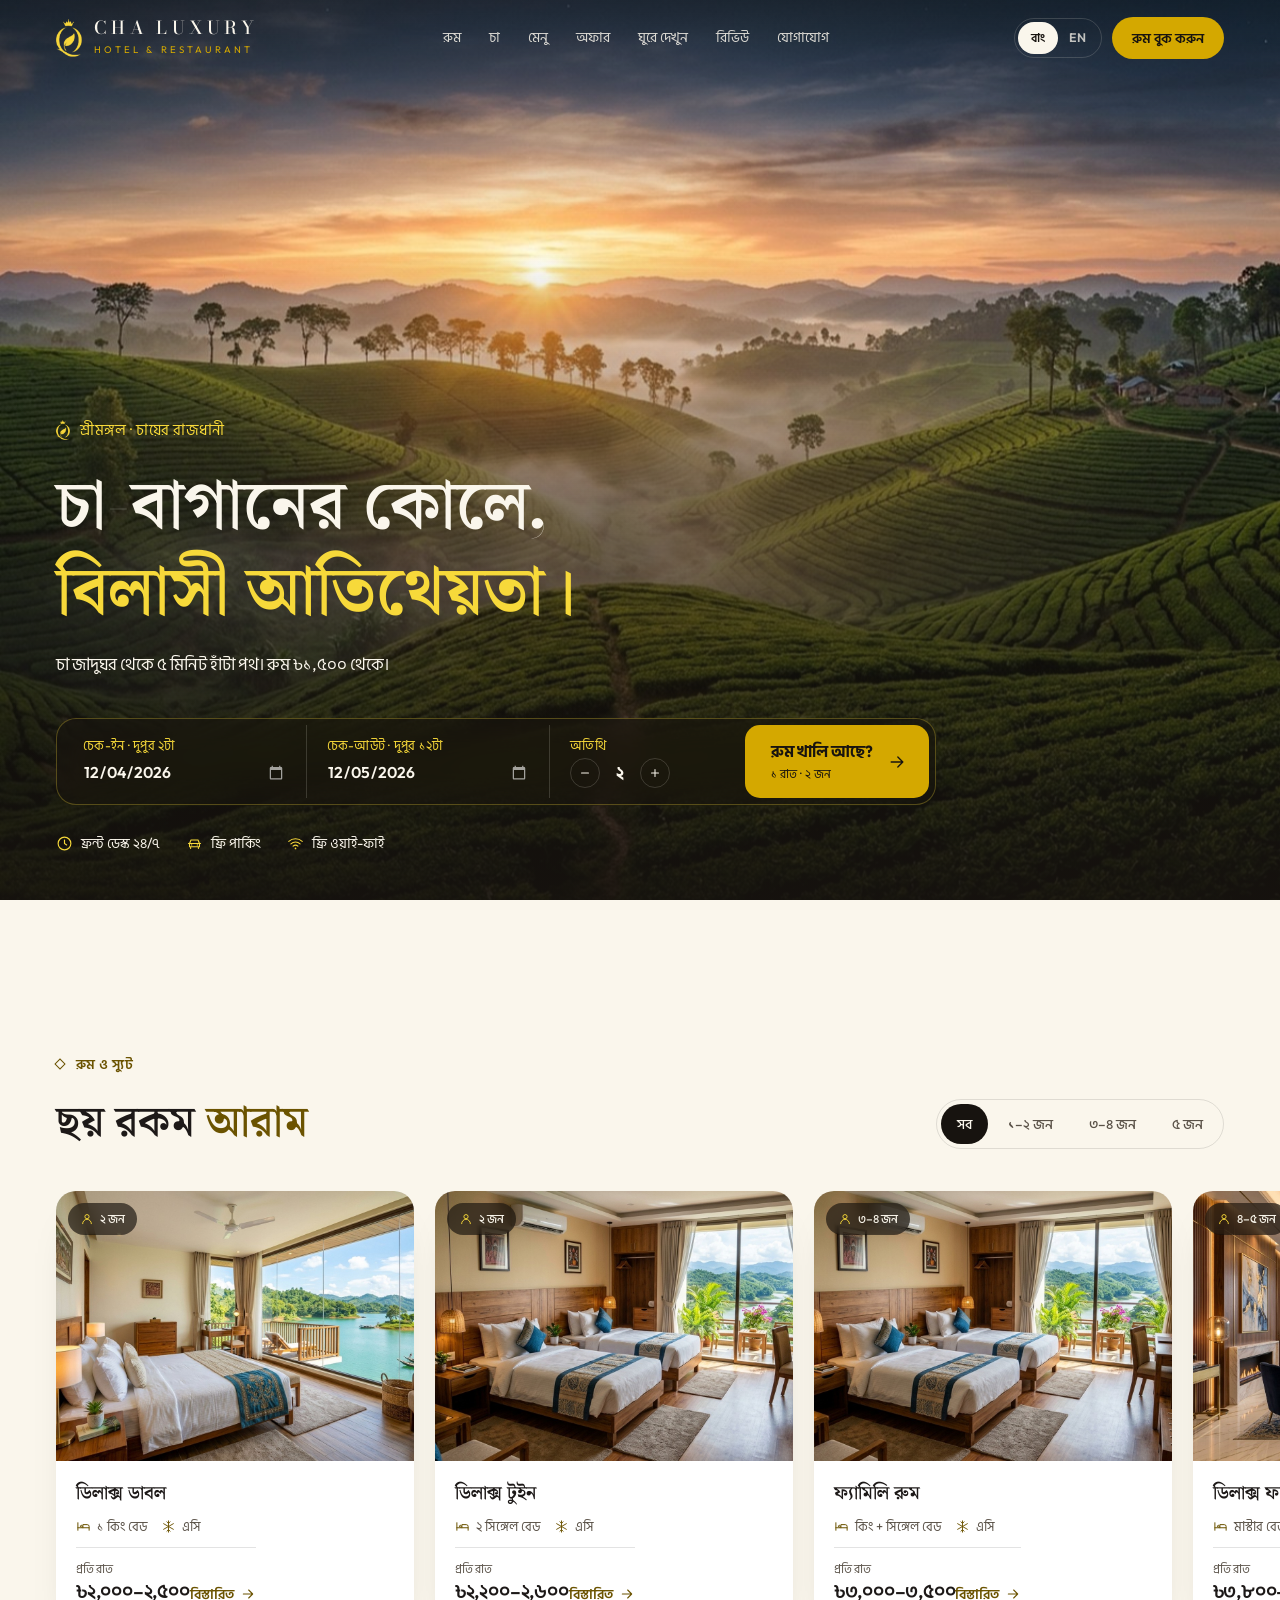
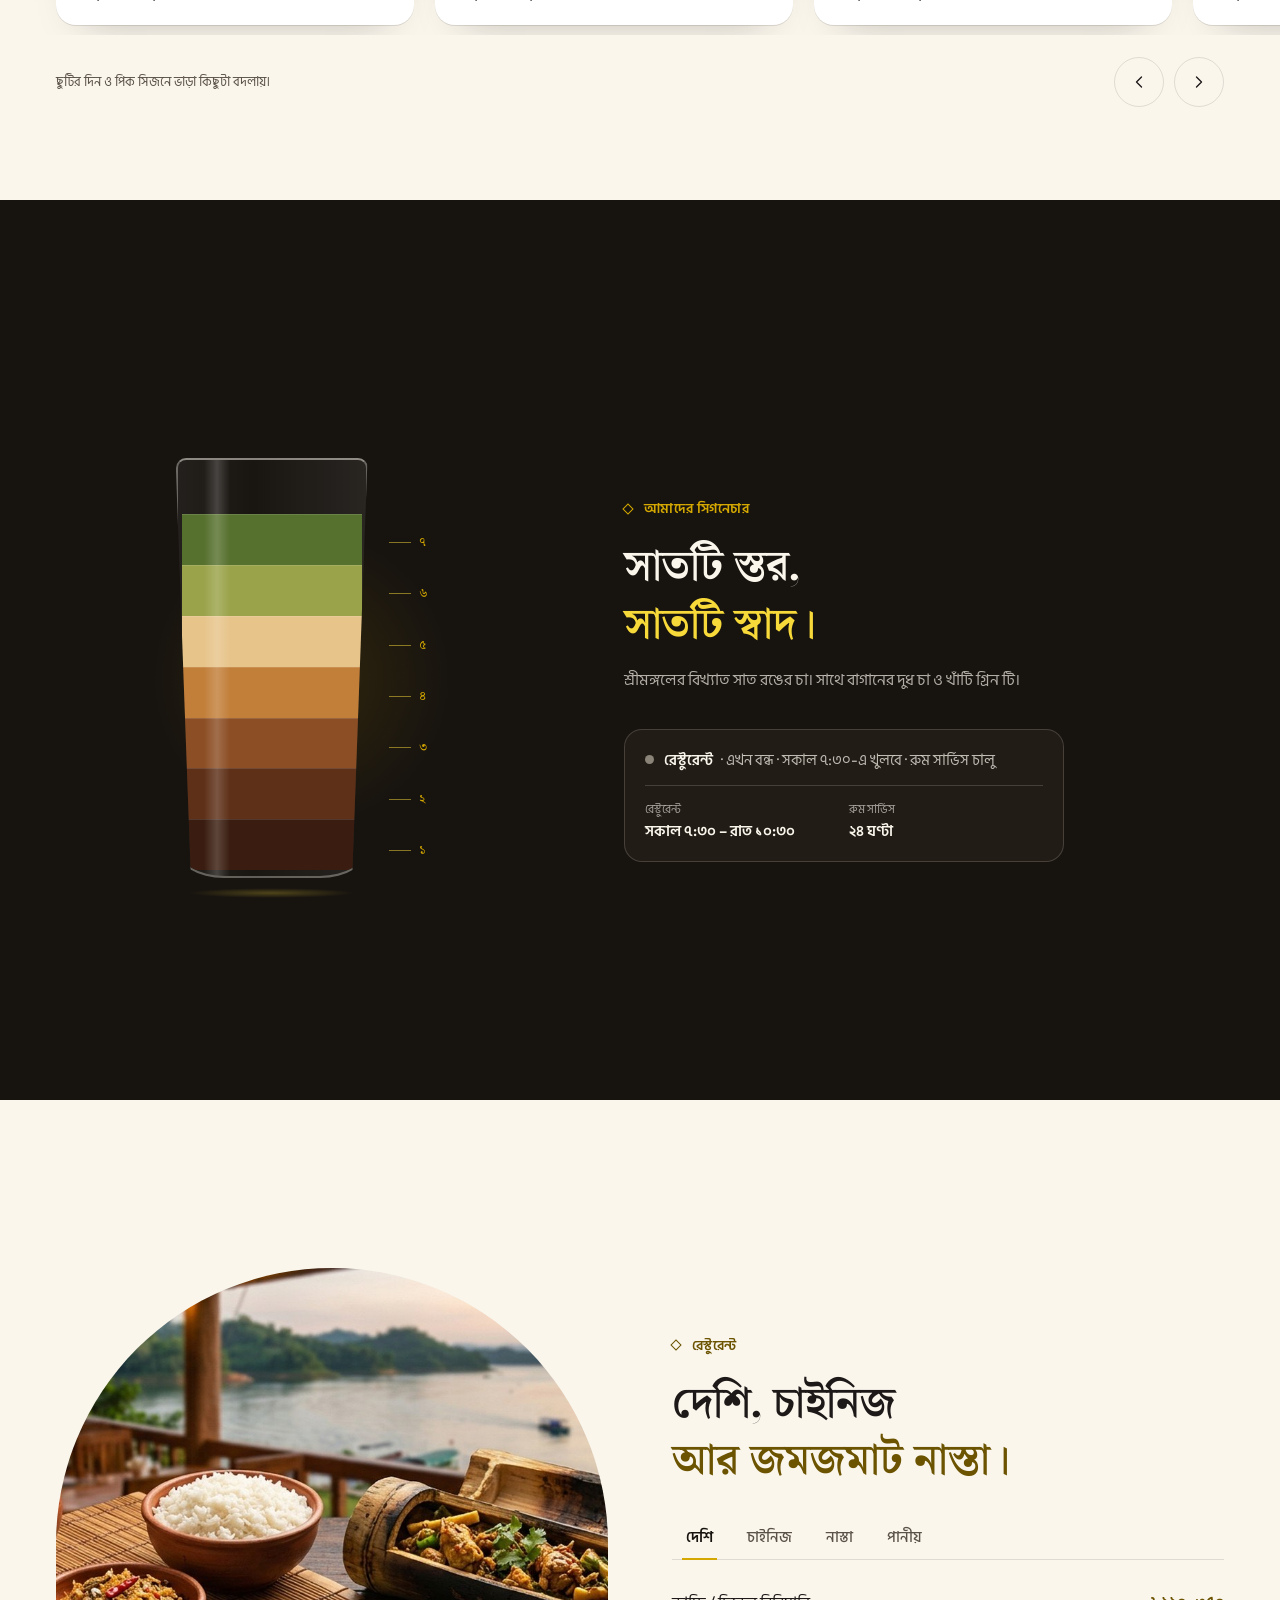
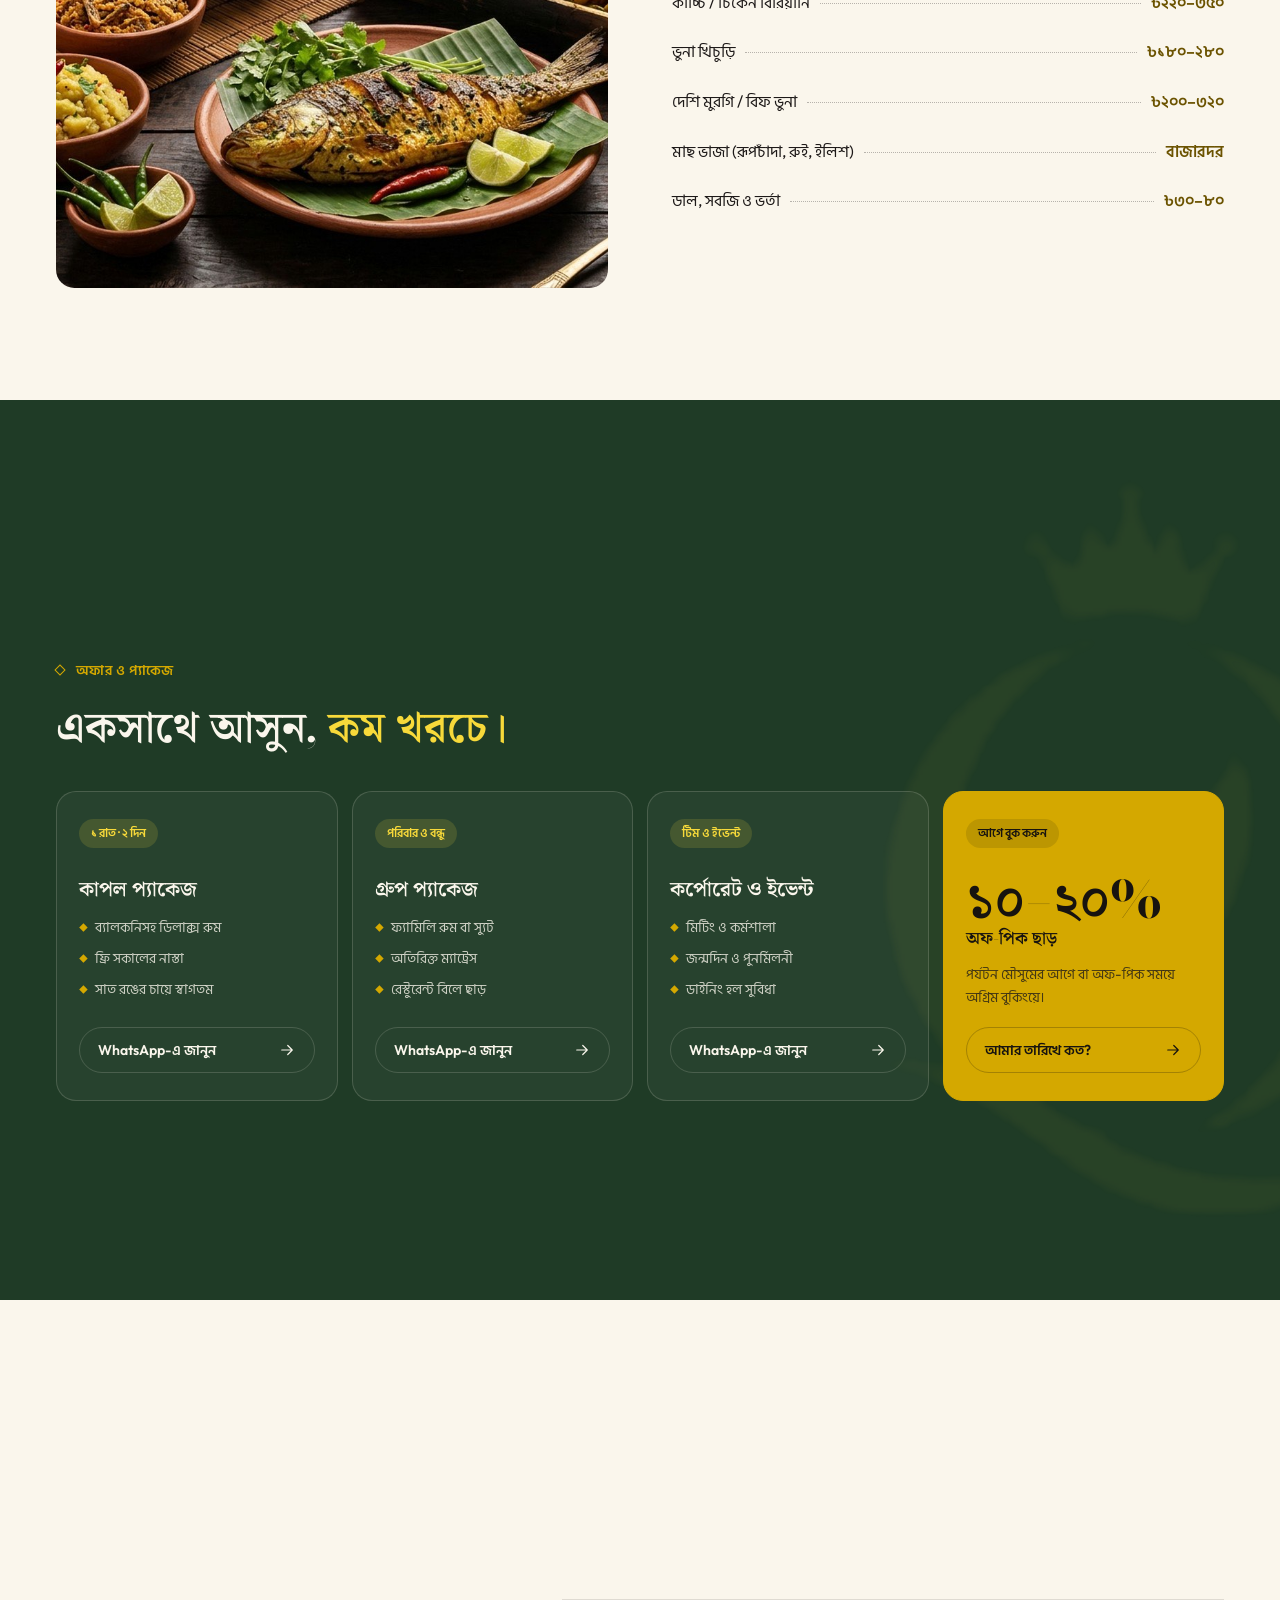
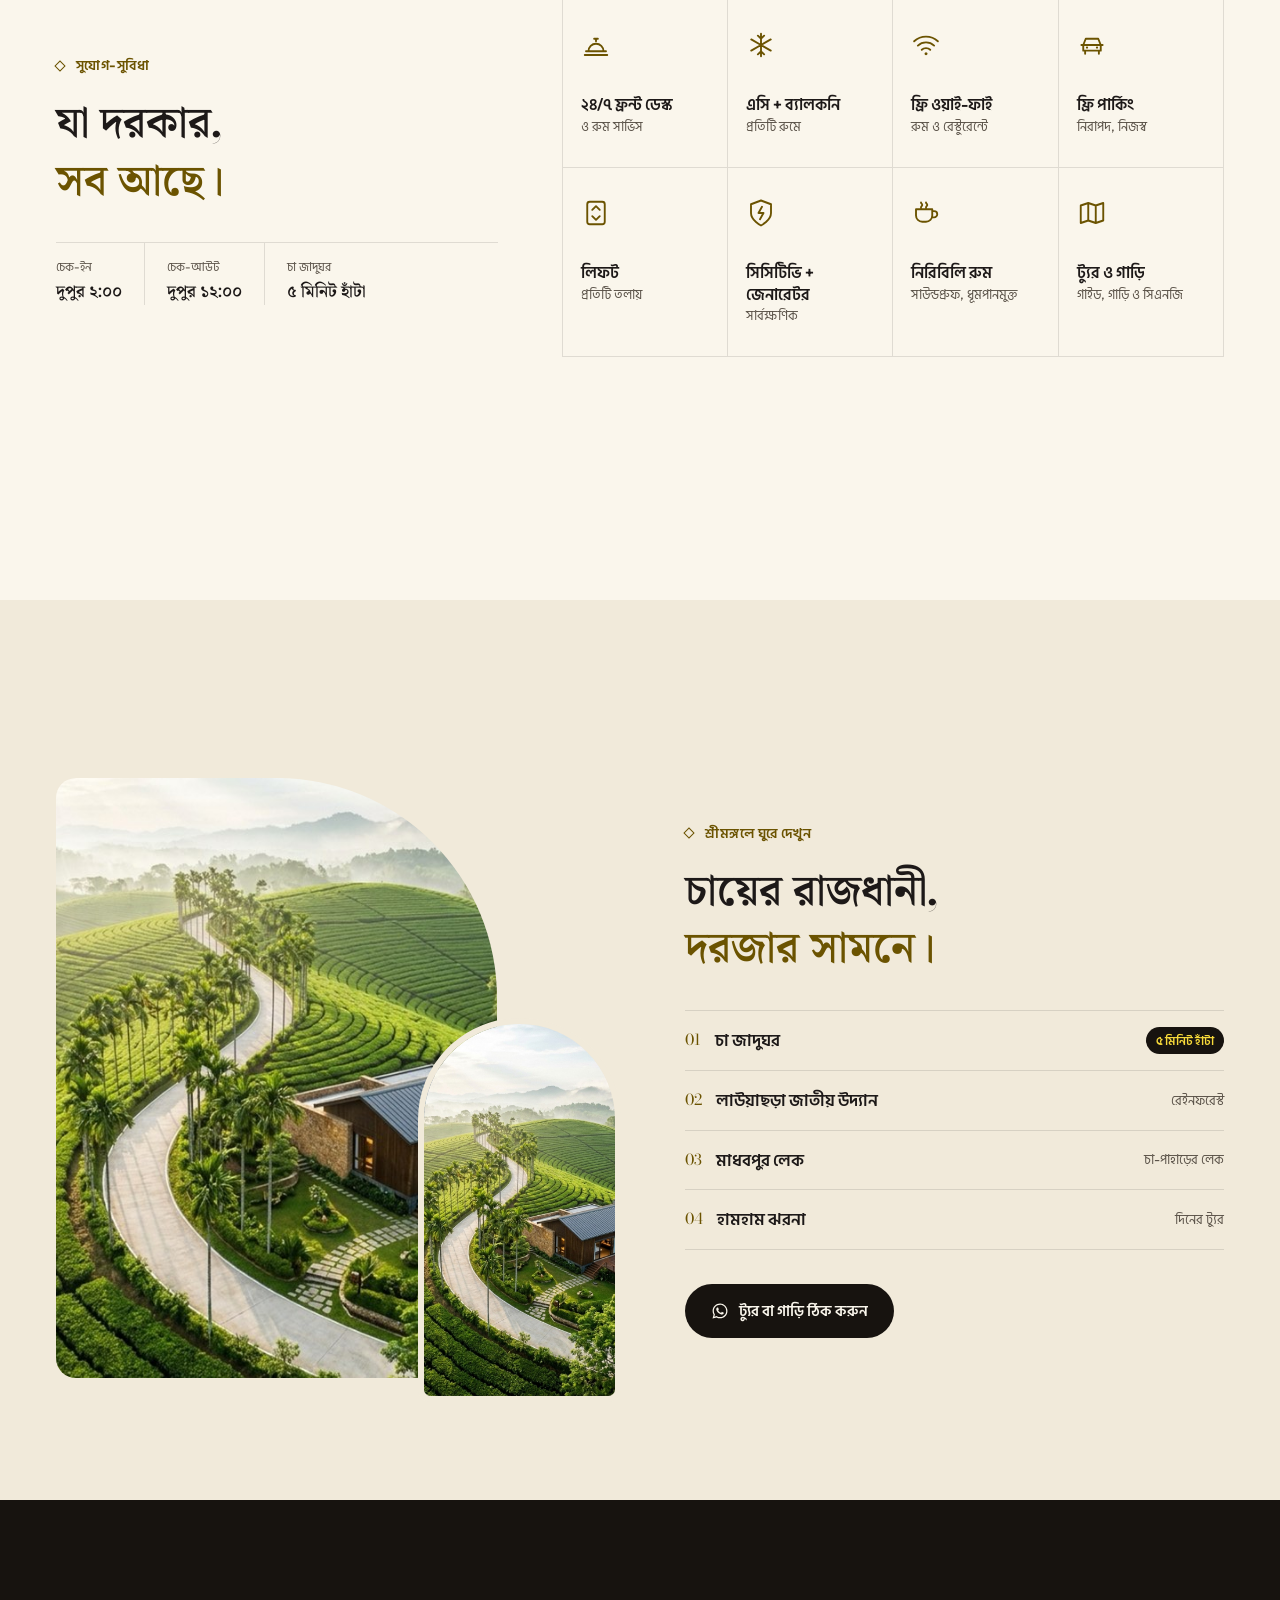
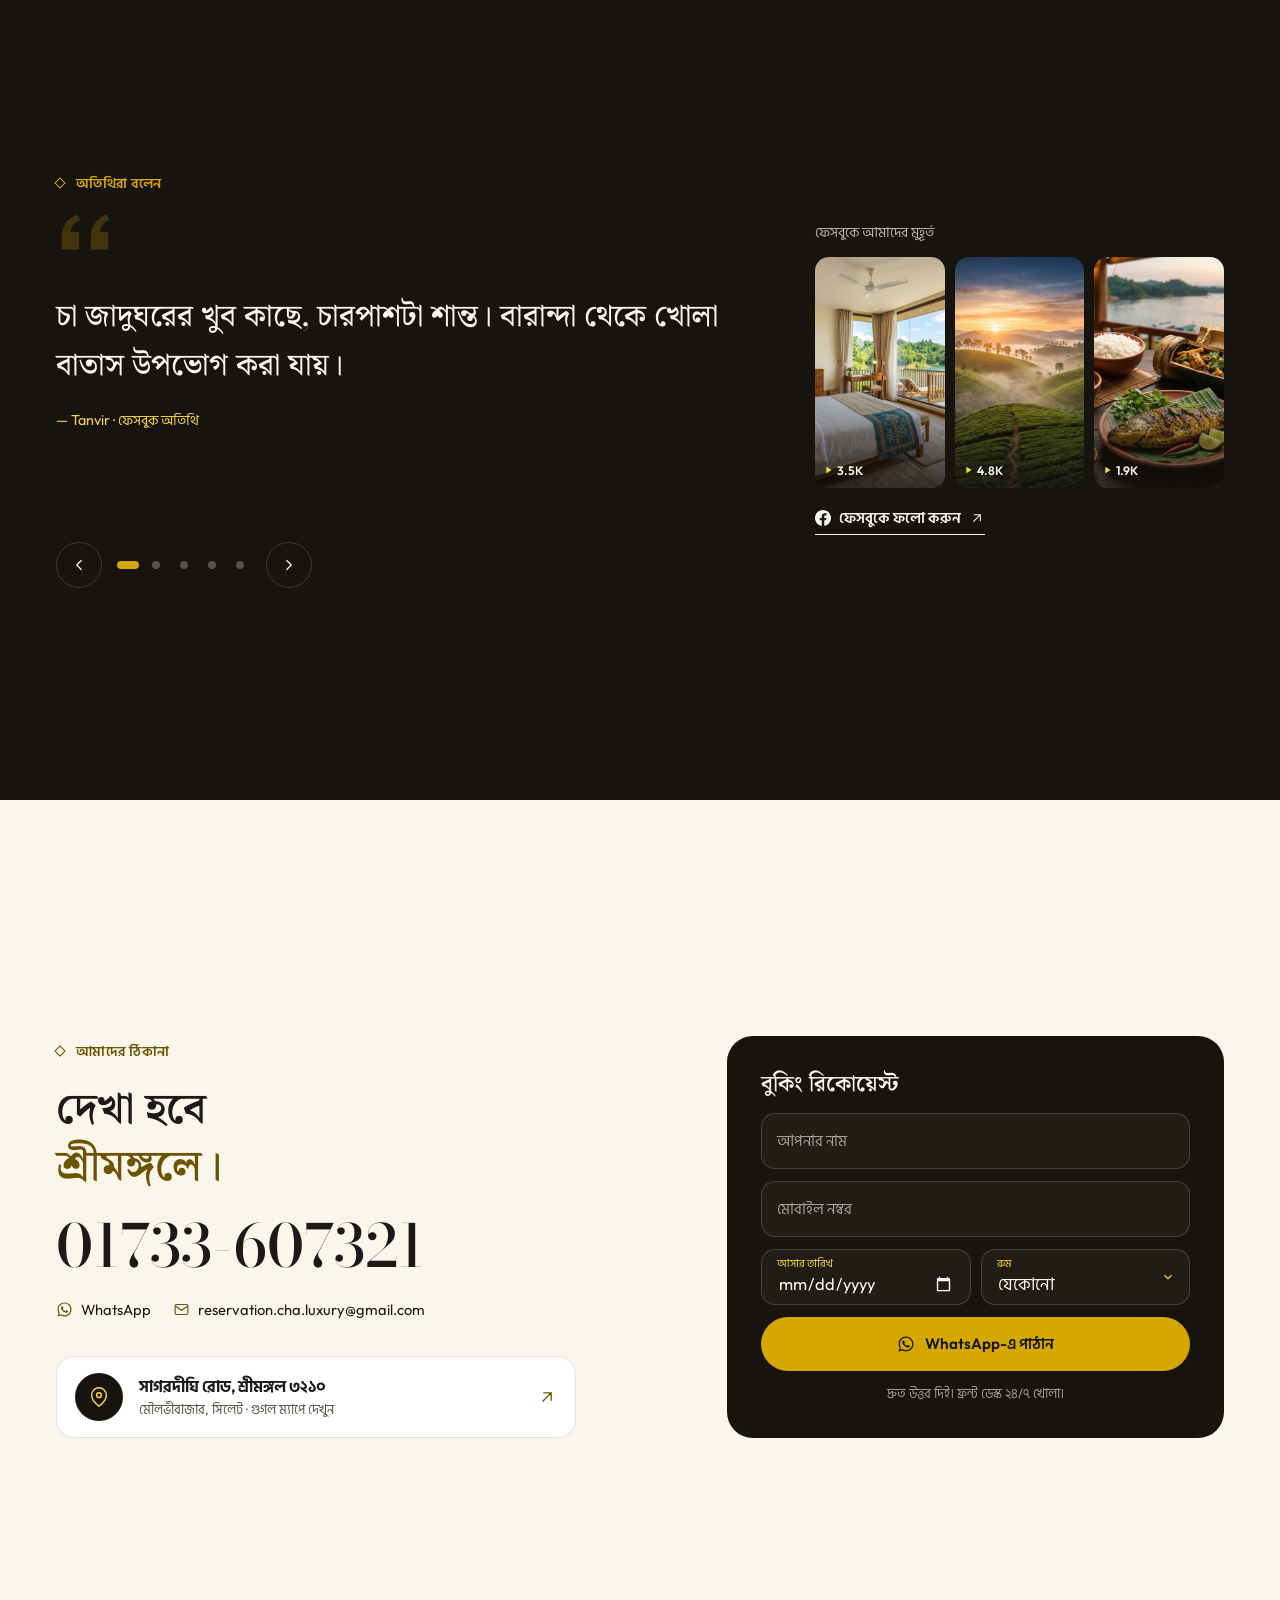
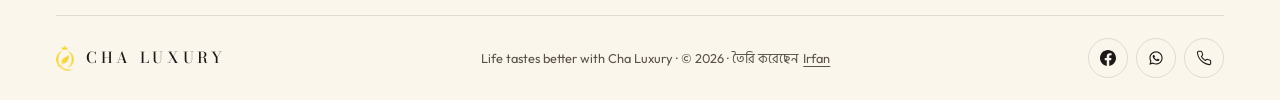
<file: Cha Luxury Hotel & Restaurant/cha-luxury-v2/index.html>
<!DOCTYPE html>
<html lang="bn" class="no-js">
<head>
  <meta charset="UTF-8">
  <script>document.documentElement.classList.replace('no-js', 'js');</script>
  <meta name="viewport" content="width=device-width, initial-scale=1, viewport-fit=cover">
  <title>Cha Luxury Hotel &amp; Restaurant — শ্রীমঙ্গল</title>
  <meta name="description" content="চা-বাগানের কোলে বিলাসী আতিথেয়তা। শ্রীমঙ্গলের সাগরদীঘি রোডে, চা জাদুঘর থেকে ৫ মিনিট। এসি রুম, ব্যালকনি, নিজস্ব রেস্টুরেন্ট ও সাত রঙের চা।">
  <meta name="theme-color" content="#17130F">
  <meta property="og:title" content="Cha Luxury Hotel & Restaurant, Sreemangal">
  <meta property="og:description" content="Stay where the tea grows. AC rooms with balconies, in-house restaurant and seven-layer tea.">
  <meta property="og:image" content="assets/img/hero.jpg">
  <link rel="icon" type="image/png" href="assets/img/icon.png">
  <link rel="apple-touch-icon" href="assets/img/icon.png">

  <link rel="preconnect" href="https://fonts.googleapis.com">
  <link rel="preconnect" href="https://fonts.gstatic.com" crossorigin>
  <link href="https://fonts.googleapis.com/css2?family=Bodoni+Moda:ital,opsz,wght@0,6..96,400;0,6..96,500;1,6..96,400;1,6..96,500&family=Hind+Siliguri:wght@400;500;600&family=Noto+Serif+Bengali:wght@500;600;700&family=Outfit:wght@400;500;600;700&display=swap" rel="stylesheet">

  <link rel="preload" as="image" href="assets/img/hero.jpg" imagesrcset="assets/img/hero-900.jpg 900w, assets/img/hero.jpg 1200w" imagesizes="100vw" fetchpriority="high">
  <link rel="stylesheet" href="assets/css/style.css">

  <script type="application/ld+json">
  {
    "@context": "https://schema.org",
    "@type": "Hotel",
    "name": "Cha Luxury Hotel & Restaurant",
    "alternateName": "চা লাক্সারি হোটেল অ্যান্ড রেস্টুরেন্ট",
    "slogan": "Life tastes better with Cha Luxury",
    "image": "assets/img/hero.jpg",
    "logo": "assets/img/icon.png",
    "telephone": "+8801733607321",
    "email": "reservation.cha.luxury@gmail.com",
    "priceRange": "৳1,500 – ৳4,500",
    "checkinTime": "14:00",
    "checkoutTime": "12:00",
    "address": {
      "@type": "PostalAddress",
      "streetAddress": "Sagardighi Road",
      "addressLocality": "Sreemangal",
      "postalCode": "3210",
      "addressRegion": "Moulvibazar, Sylhet",
      "addressCountry": "BD"
    },
    "geo": { "@type": "GeoCoordinates", "latitude": 24.3065, "longitude": 91.7342 },
    "amenityFeature": [
      { "@type": "LocationFeatureSpecification", "name": "24-hour front desk", "value": true },
      { "@type": "LocationFeatureSpecification", "name": "Free Wi-Fi", "value": true },
      { "@type": "LocationFeatureSpecification", "name": "Free parking", "value": true },
      { "@type": "LocationFeatureSpecification", "name": "Restaurant", "value": true },
      { "@type": "LocationFeatureSpecification", "name": "Elevator", "value": true }
    ],
    "sameAs": ["https://www.facebook.com/chaluxury/"]
  }
  </script>
</head>
<body>

<svg xmlns="http://www.w3.org/2000/svg" style="display:none" aria-hidden="true">
  <symbol id="i-phone" viewBox="0 0 24 24"><path fill="none" stroke="currentColor" stroke-width="1.6" stroke-linecap="round" stroke-linejoin="round" d="M22 16.9v3a2 2 0 0 1-2.2 2 19.8 19.8 0 0 1-8.6-3.1 19.5 19.5 0 0 1-6-6A19.8 19.8 0 0 1 2.1 4.2 2 2 0 0 1 4.1 2h3a2 2 0 0 1 2 1.7c.1 1 .4 1.9.7 2.8a2 2 0 0 1-.5 2.1L8.1 9.9a16 16 0 0 0 6 6l1.3-1.3a2 2 0 0 1 2.1-.4c.9.3 1.8.6 2.8.7a2 2 0 0 1 1.7 2z"/></symbol>
  <symbol id="i-wa" viewBox="0 0 24 24"><path fill="currentColor" d="M12.04 2C6.58 2 2.13 6.45 2.13 11.91c0 1.75.46 3.45 1.32 4.95L2.05 22l5.25-1.38c1.45.79 3.08 1.21 4.74 1.21 5.46 0 9.91-4.45 9.91-9.91 0-2.65-1.03-5.14-2.9-7.01A9.82 9.82 0 0 0 12.04 2m.01 1.67c2.2 0 4.26.86 5.82 2.42a8.2 8.2 0 0 1 2.41 5.83c0 4.54-3.7 8.23-8.24 8.23-1.48 0-2.93-.39-4.19-1.14l-.3-.18-3.12.82.83-3.04-.2-.32a8.19 8.19 0 0 1-1.26-4.38c.01-4.54 3.7-8.24 8.25-8.24M8.53 7.33c-.16 0-.43.06-.66.31-.22.25-.87.86-.87 2.07 0 1.22.89 2.39 1 2.56.14.17 1.76 2.67 4.25 3.73.59.27 1.05.42 1.41.53.59.19 1.13.16 1.56.1.48-.07 1.46-.6 1.67-1.18.21-.58.21-1.07.15-1.18-.07-.1-.23-.16-.48-.27-.25-.14-1.47-.74-1.69-.82-.23-.08-.37-.12-.56.12-.16.25-.64.81-.78.97-.15.17-.29.19-.53.07-.26-.13-1.06-.39-2-1.23-.74-.66-1.23-1.47-1.380-1.72-.12-.24-.01-.39.11-.5.11-.11.27-.29.37-.44.13-.14.17-.25.25-.41.08-.17.04-.31-.02-.43-.06-.11-.56-1.35-.77-1.84-.2-.48-.4-.42-.56-.43-.14 0-.3-.01-.47-.01"/></symbol>
  <symbol id="i-arrow" viewBox="0 0 24 24"><path fill="none" stroke="currentColor" stroke-width="1.6" stroke-linecap="round" stroke-linejoin="round" d="M5 12h14M13 6l6 6-6 6"/></symbol>
  <symbol id="i-arrow-ur" viewBox="0 0 24 24"><path fill="none" stroke="currentColor" stroke-width="1.6" stroke-linecap="round" stroke-linejoin="round" d="M7 17 17 7M8 7h9v9"/></symbol>
  <symbol id="i-left" viewBox="0 0 24 24"><path fill="none" stroke="currentColor" stroke-width="1.6" stroke-linecap="round" stroke-linejoin="round" d="M15 18l-6-6 6-6"/></symbol>
  <symbol id="i-right" viewBox="0 0 24 24"><path fill="none" stroke="currentColor" stroke-width="1.6" stroke-linecap="round" stroke-linejoin="round" d="M9 18l6-6-6-6"/></symbol>
  <symbol id="i-pin" viewBox="0 0 24 24"><path fill="none" stroke="currentColor" stroke-width="1.6" stroke-linecap="round" stroke-linejoin="round" d="M20 10c0 6-8 12-8 12S4 16 4 10a8 8 0 0 1 16 0z"/><circle cx="12" cy="10" r="2.6" fill="none" stroke="currentColor" stroke-width="1.6"/></symbol>
  <symbol id="i-mail" viewBox="0 0 24 24"><rect x="3" y="5" width="18" height="14" rx="2" fill="none" stroke="currentColor" stroke-width="1.6"/><path fill="none" stroke="currentColor" stroke-width="1.6" d="m3 7 9 6 9-6"/></symbol>
  <symbol id="i-clock" viewBox="0 0 24 24"><circle cx="12" cy="12" r="9" fill="none" stroke="currentColor" stroke-width="1.6"/><path fill="none" stroke="currentColor" stroke-width="1.6" stroke-linecap="round" d="M12 7v5l3 2"/></symbol>
  <symbol id="i-user" viewBox="0 0 24 24"><circle cx="12" cy="8" r="3.6" fill="none" stroke="currentColor" stroke-width="1.6"/><path fill="none" stroke="currentColor" stroke-width="1.6" stroke-linecap="round" d="M4.5 20a7.5 7.5 0 0 1 15 0"/></symbol>
  <symbol id="i-bed" viewBox="0 0 24 24"><path fill="none" stroke="currentColor" stroke-width="1.6" stroke-linecap="round" stroke-linejoin="round" d="M3 18V6M3 14h18v4M21 14v-2a3 3 0 0 0-3-3h-7v5M7 11.5a1.5 1.5 0 1 0 0-.01"/></symbol>
  <symbol id="i-minus" viewBox="0 0 24 24"><path stroke="currentColor" stroke-width="1.8" stroke-linecap="round" d="M6 12h12"/></symbol>
  <symbol id="i-plus" viewBox="0 0 24 24"><path stroke="currentColor" stroke-width="1.8" stroke-linecap="round" d="M12 6v12M6 12h12"/></symbol>
  <symbol id="i-check" viewBox="0 0 24 24"><path fill="none" stroke="currentColor" stroke-width="2" stroke-linecap="round" stroke-linejoin="round" d="m5 12.5 4.5 4.5L19 7.5"/></symbol>
  <symbol id="i-x" viewBox="0 0 24 24"><path stroke="currentColor" stroke-width="1.6" stroke-linecap="round" d="M6 6l12 12M18 6 6 18"/></symbol>
  <symbol id="i-quote" viewBox="0 0 24 24"><path fill="currentColor" d="M9.5 6C6 7.2 4 10 4 13.6V18h6v-6H7.1c.2-1.9 1.3-3.3 3.2-4.1zm10 0C16 7.2 14 10 14 13.6V18h6v-6h-2.9c.2-1.9 1.3-3.3 3.2-4.1z"/></symbol>
  <symbol id="i-fb" viewBox="0 0 24 24"><path fill="currentColor" d="M24 12.07C24 5.45 18.63.07 12 .07S0 5.45 0 12.07c0 5.99 4.39 10.95 10.13 11.85v-8.38H7.08v-3.47h3.05V9.43c0-3.01 1.79-4.67 4.53-4.67 1.31 0 2.69.24 2.69.24v2.95h-1.51c-1.49 0-1.96.93-1.96 1.87v2.25h3.33l-.53 3.47h-2.8v8.38C19.61 23.03 24 18.06 24 12.07z"/></symbol>
  <symbol id="i-play" viewBox="0 0 24 24"><path fill="currentColor" d="M8 5.5v13a.8.8 0 0 0 1.2.7l10.4-6.5a.8.8 0 0 0 0-1.4L9.2 4.8A.8.8 0 0 0 8 5.5z"/></symbol>
  <!-- amenities -->
  <symbol id="a-desk" viewBox="0 0 24 24"><path fill="none" stroke="currentColor" stroke-width="1.5" stroke-linecap="round" stroke-linejoin="round" d="M4 17h16M6 17a6 6 0 0 1 12 0M12 9V7M10.5 7h3M3 20h18"/></symbol>
  <symbol id="a-snow" viewBox="0 0 24 24"><path fill="none" stroke="currentColor" stroke-width="1.5" stroke-linecap="round" d="M12 3v18M4.2 7.5l15.6 9M4.2 16.5l15.6-9M9.5 4.5 12 7l2.5-2.5M9.5 19.5 12 17l2.5 2.5"/></symbol>
  <symbol id="a-wifi" viewBox="0 0 24 24"><path fill="none" stroke="currentColor" stroke-width="1.5" stroke-linecap="round" d="M2.5 9a14 14 0 0 1 19 0M5.5 12.5a9.5 9.5 0 0 1 13 0M8.6 15.8a5 5 0 0 1 6.8 0"/><circle cx="12" cy="19" r="1.2" fill="currentColor"/></symbol>
  <symbol id="a-car" viewBox="0 0 24 24"><path fill="none" stroke="currentColor" stroke-width="1.5" stroke-linecap="round" stroke-linejoin="round" d="M5 16.5V12l2-5h10l2 5v4.5M3.5 12h17M5 16.5h14M6.5 19v-2.5M17.5 19v-2.5"/><circle cx="8" cy="14" r=".9" fill="currentColor"/><circle cx="16" cy="14" r=".9" fill="currentColor"/></symbol>
  <symbol id="a-cup" viewBox="0 0 24 24"><path fill="none" stroke="currentColor" stroke-width="1.5" stroke-linecap="round" stroke-linejoin="round" d="M4 9h13v5a5 5 0 0 1-5 5H9a5 5 0 0 1-5-5zM17 10.5h1.5a2.5 2.5 0 0 1 0 5H17M8 3.5c0 1 1 1 1 2s-1 1-1 2M12 3.5c0 1 1 1 1 2s-1 1-1 2"/></symbol>
  <symbol id="a-lift" viewBox="0 0 24 24"><rect x="5" y="3" width="14" height="18" rx="2" fill="none" stroke="currentColor" stroke-width="1.5"/><path fill="none" stroke="currentColor" stroke-width="1.5" stroke-linecap="round" stroke-linejoin="round" d="m9 9.5 3-3 3 3M9 14.5l3 3 3-3"/></symbol>
  <symbol id="a-shield" viewBox="0 0 24 24"><path fill="none" stroke="currentColor" stroke-width="1.5" stroke-linejoin="round" d="M12 22s8-4 8-10V5l-8-3-8 3v7c0 6 8 10 8 10z"/><path fill="none" stroke="currentColor" stroke-width="1.5" stroke-linecap="round" stroke-linejoin="round" d="M12.8 7 10 12h4l-2.8 5"/></symbol>
  <symbol id="a-map" viewBox="0 0 24 24"><path fill="none" stroke="currentColor" stroke-width="1.5" stroke-linejoin="round" d="M9 4 3 6v14l6-2 6 2 6-2V4l-6 2zM9 4v14M15 6v14"/></symbol>
</svg>

<a class="skip" href="#rooms" data-en="Skip to rooms">রুমে যান</a>

<!-- ============ HEADER ============ -->
<header class="hdr" id="hdr">
  <div class="wrap hdr-row">
    <a href="#home" class="brand" aria-label="Cha Luxury Hotel &amp; Restaurant — Home">
      <img src="assets/img/mark.png" alt="" width="26" height="37">
      <span><b>CHA LUXURY</b><small>Hotel &amp; Restaurant</small></span>
    </a>

    <nav class="nav" aria-label="Main">
      <a href="#rooms" data-en="Rooms">রুম</a>
      <a href="#tea" data-en="Tea">চা</a>
      <a href="#menu" data-en="Menu">মেনু</a>
      <a href="#packages" data-en="Offers">অফার</a>
      <a href="#explore" data-en="Explore">ঘুরে দেখুন</a>
      <a href="#reviews" data-en="Reviews">রিভিউ</a>
      <a href="#contact" data-en="Contact">যোগাযোগ</a>
    </nav>

    <div class="hdr-act">
      <div class="lang" role="group" aria-label="Language">
        <button type="button" data-lang="bn" aria-pressed="true">বাং</button>
        <button type="button" data-lang="en" aria-pressed="false">EN</button>
      </div>
      <a href="#home" class="btn btn-gold btn-sm hide-m" data-focus-book><span data-en="Book a room">রুম বুক করুন</span></a>
      <button type="button" class="burger" aria-label="Menu" aria-expanded="false" aria-controls="drawer"><span></span><span></span></button>
    </div>
  </div>
</header>

<div class="drawer" id="drawer" inert>
  <nav aria-label="Mobile">
    <a href="#rooms" data-en="Rooms">রুম</a>
    <a href="#tea" data-en="Seven-layer tea">সাত রঙের চা</a>
    <a href="#menu" data-en="Menu">মেনু</a>
    <a href="#packages" data-en="Offers">অফার</a>
    <a href="#comforts" data-en="Comforts">সুবিধা</a>
    <a href="#explore" data-en="Explore">ঘুরে দেখুন</a>
    <a href="#reviews" data-en="Reviews">রিভিউ</a>
    <a href="#contact" data-en="Contact">যোগাযোগ</a>
  </nav>
  <div class="drawer-foot">
    <a href="tel:+8801733607321" class="btn btn-line"><svg><use href="#i-phone"/></svg>01733-607321</a>
    <a href="https://wa.me/8801733607321" target="_blank" rel="noopener" class="btn btn-gold"><svg><use href="#i-wa"/></svg>WhatsApp</a>
  </div>
</div>

<main>

<!-- ============ 01 HERO ============ -->
<section class="sec hero" id="home">
  <div class="hero-media">
    <img src="assets/img/hero.jpg" srcset="assets/img/hero-900.jpg 900w, assets/img/hero.jpg 1200w" sizes="100vw" width="1200" height="900" alt="Misty tea hills at sunrise near Sreemangal" fetchpriority="high">
  </div>

  <div class="wrap hero-in">
    <p class="kicker rv"><img src="assets/img/mark.png" alt="" width="14" height="20"><span data-en="Sreemangal · The tea capital">শ্রীমঙ্গল · চায়ের রাজধানী</span></p>
    <h1 class="display rv d1" data-en="Stay where<br><em>the tea grows.</em>">চা-বাগানের কোলে,<br><em>বিলাসী আতিথেয়তা।</em></h1>
    <p class="hero-sub rv d2" data-en="A 5-minute walk from the Tea Museum. Rooms from ৳1,500.">চা জাদুঘর থেকে ৫ মিনিট হাঁটা পথ। রুম ৳১,৫০০ থেকে।</p>

    <form class="book rv d3" id="bookForm" aria-label="Check availability">
      <label class="bk">
        <small data-en="Check-in · 2 PM">চেক-ইন · দুপুর ২টা</small>
        <input type="date" id="bIn" required>
      </label>
      <label class="bk">
        <small data-en="Check-out · 12 PM">চেক-আউট · দুপুর ১২টা</small>
        <input type="date" id="bOut" required>
      </label>
      <div class="bk">
        <small id="gLbl" data-en="Guests">অতিথি</small>
        <div class="step" data-min="1" data-max="12" role="group" aria-labelledby="gLbl">
          <button type="button" data-d="-1" aria-label="Fewer guests"><svg><use href="#i-minus"/></svg></button>
          <output id="bGuests">2</output>
          <button type="button" data-d="1" aria-label="More guests"><svg><use href="#i-plus"/></svg></button>
        </div>
      </div>
      <button type="submit" class="bk-go">
        <span><b data-en="Check availability">রুম খালি আছে?</b><small id="bNights">১ রাত</small></span>
        <svg><use href="#i-arrow"/></svg>
      </button>
    </form>

    <ul class="facts rv d4">
      <li><svg><use href="#i-clock"/></svg><span data-en="Front desk 24/7">ফ্রন্ট ডেস্ক ২৪/৭</span></li>
      <li><svg><use href="#a-car"/></svg><span data-en="Free parking">ফ্রি পার্কিং</span></li>
      <li><svg><use href="#a-wifi"/></svg><span data-en="Free Wi-Fi">ফ্রি ওয়াই-ফাই</span></li>
    </ul>
  </div>
</section>

<!-- ============ 02 ROOMS ============ -->
<section class="sec cream" id="rooms">
  <div class="wrap">
    <div class="sec-head">
      <div>
        <p class="eyebrow rv"><span data-en="Rooms &amp; Suites">রুম ও স্যুট</span></p>
        <h2 class="title rv d1" data-en="Six ways to <em>rest.</em>">ছয় রকম <em>আরাম</em></h2>
      </div>
      <div class="seg rv d2" role="group" aria-label="Filter by guests" id="roomFilter">
        <button type="button" aria-pressed="true" data-g="0" data-en="All">সব</button>
        <button type="button" aria-pressed="false" data-g="2" data-en="1–2 guests">১–২ জন</button>
        <button type="button" aria-pressed="false" data-g="4" data-en="3–4 guests">৩–৪ জন</button>
        <button type="button" aria-pressed="false" data-g="5" data-en="5 guests">৫ জন</button>
      </div>
    </div>
  </div>
  <div class="rail rv d2" id="roomRail" tabindex="0" aria-label="Rooms"></div>
  <div class="wrap rail-ctrl">
    <p class="note" data-en="Rates vary on holidays and peak season.">ছুটির দিন ও পিক সিজনে ভাড়া কিছুটা বদলায়।</p>
    <div class="arrows">
      <button type="button" data-rail="roomRail" data-dir="-1" aria-label="Previous"><svg><use href="#i-left"/></svg></button>
      <button type="button" data-rail="roomRail" data-dir="1" aria-label="Next"><svg><use href="#i-right"/></svg></button>
    </div>
  </div>
</section>

<!-- ============ 03 TEA ============ -->
<section class="sec ink tea" id="tea">
  <div class="wrap tea-in">
    <div class="glass-wrap rv" aria-hidden="true">
      <div class="glass" id="glass">
        <i style="--c:#3A1D10"></i><i style="--c:#5E3018"></i><i style="--c:#8C4E24"></i><i style="--c:#C27F3A"></i><i style="--c:#E7C48A"></i><i style="--c:#9AA34A"></i><i style="--c:#56702E"></i>
        <span class="shine"></span>
      </div>
      <span class="glass-base"></span>
      <ol class="layer-count"><li>১</li><li>২</li><li>৩</li><li>৪</li><li>৫</li><li>৬</li><li>৭</li></ol>
    </div>

    <div class="tea-txt">
      <p class="eyebrow rv"><span data-en="Our signature">আমাদের সিগনেচার</span></p>
      <h2 class="title rv d1" data-en="Seven layers.<br><em>Seven flavours.</em>">সাতটি স্তর,<br><em>সাতটি স্বাদ।</em></h2>
      <p class="lead rv d2" data-en="Sreemangal's famous seven-layer tea, plus milk tea and pure green tea from local gardens.">শ্রীমঙ্গলের বিখ্যাত সাত রঙের চা। সাথে বাগানের দুধ চা ও খাঁটি গ্রিন টি।</p>

      <div class="hours rv d3">
        <div class="open" id="openNow" aria-live="polite">
          <span class="dot"></span><b data-en="Restaurant">রেস্টুরেন্ট</b><span id="openTxt"></span>
        </div>
        <dl>
          <div><dt data-en="Restaurant">রেস্টুরেন্ট</dt><dd data-en="7:30 AM – 10:30 PM">সকাল ৭:৩০ – রাত ১০:৩০</dd></div>
          <div><dt data-en="Room service">রুম সার্ভিস</dt><dd data-en="24 hours">২৪ ঘণ্টা</dd></div>
        </dl>
      </div>
    </div>
  </div>
</section>

<!-- ============ 04 MENU ============ -->
<section class="sec cream" id="menu">
  <div class="wrap menu-in">
    <figure class="menu-media rv"><img src="assets/img/g2.jpg" width="1200" height="900" alt="Fish fry, rice, bhorta and curries" loading="lazy"></figure>
    <div class="menu-txt">
      <p class="eyebrow rv"><span data-en="The restaurant">রেস্টুরেন্ট</span></p>
      <h2 class="title rv d1" data-en="Bengali, Chinese<br><em>&amp; a good breakfast.</em>">দেশি, চাইনিজ<br><em>আর জমজমাট নাস্তা।</em></h2>

      <div class="tabs rv d2" role="tablist" aria-label="Menu categories">
        <button type="button" role="tab" id="t-bn" aria-selected="true" aria-controls="p-bn" data-en="Bengali">দেশি</button>
        <button type="button" role="tab" id="t-cn" aria-selected="false" aria-controls="p-cn" tabindex="-1" data-en="Chinese &amp; Thai">চাইনিজ</button>
        <button type="button" role="tab" id="t-bf" aria-selected="false" aria-controls="p-bf" tabindex="-1" data-en="Breakfast">নাস্তা</button>
        <button type="button" role="tab" id="t-dr" aria-selected="false" aria-controls="p-dr" tabindex="-1" data-en="Drinks">পানীয়</button>
      </div>

      <div class="panels rv d3">
        <div class="dishes" role="tabpanel" id="p-bn" aria-labelledby="t-bn"><ul>
          <li><span data-en="Kacchi / chicken biryani">কাচ্চি / চিকেন বিরিয়ানি</span><i></i><b data-en="৳220–350">৳২২০–৩৫০</b></li>
          <li><span data-en="Bhuna khichuri">ভুনা খিচুড়ি</span><i></i><b data-en="৳180–280">৳১৮০–২৮০</b></li>
          <li><span data-en="Chicken curry / beef bhuna">দেশি মুরগি / বিফ ভুনা</span><i></i><b data-en="৳200–320">৳২০০–৩২০</b></li>
          <li><span data-en="Fish fry (rupchanda, rui, hilsa)">মাছ ভাজা (রূপচাঁদা, রুই, ইলিশ)</span><i></i><b data-en="Market price">বাজারদর</b></li>
          <li><span data-en="Dal, vegetables &amp; bhorta">ডাল, সবজি ও ভর্তা</span><i></i><b data-en="৳30–80">৳৩০–৮০</b></li>
        </ul></div>
        <div class="dishes" role="tabpanel" id="p-cn" aria-labelledby="t-cn" hidden><ul>
          <li><span data-en="Chicken fried rice">চিকেন ফ্রাইড রাইস</span><i></i><b data-en="৳220–350">৳২২০–৩৫০</b></li>
          <li><span data-en="Thai hot &amp; sour soup">থাই হট অ্যান্ড সাওয়ার স্যুপ</span><i></i><b data-en="৳180–250">৳১৮০–২৫০</b></li>
          <li><span data-en="Chilli chicken / crispy fried chicken">চিলি চিকেন / ক্রিস্পি চিকেন</span><i></i><b data-en="৳200–350">৳২০০–৩৫০</b></li>
          <li><span data-en="Chowmein &amp; noodles">চাউমিন ও নুডলস</span><i></i><b data-en="৳150–250">৳১৫০–২৫০</b></li>
        </ul></div>
        <div class="dishes" role="tabpanel" id="p-bf" aria-labelledby="t-bf" hidden><ul>
          <li><span data-en="Paratha, egg, vegetables &amp; dal">পরোটা, ডিম, সবজি ও ডাল</span><i></i><b data-en="৳70–120">৳৭০–১২০</b></li>
          <li><span data-en="Continental breakfast">কন্টিনেন্টাল ব্রেকফাস্ট</span><i></i><b data-en="৳150–200">৳১৫০–২০০</b></li>
        </ul></div>
        <div class="dishes" role="tabpanel" id="p-dr" aria-labelledby="t-dr" hidden><ul>
          <li><span data-en="Seven-layer tea">সাত রঙের চা</span><i></i><b data-en="Ask us">জিজ্ঞেস করুন</b></li>
          <li><span data-en="Cold coffee, juice, shakes, lassi">কোল্ড কফি, জুস, মিল্কশেক, লাচ্ছি</span><i></i><b data-en="৳80–150">৳৮০–১৫০</b></li>
        </ul></div>
      </div>
    </div>
  </div>
</section>

<!-- ============ 05 PACKAGES ============ -->
<section class="sec tea-green" id="packages">
  <div class="wrap">
    <div class="sec-head">
      <div>
        <p class="eyebrow rv"><span data-en="Offers &amp; packages">অফার ও প্যাকেজ</span></p>
        <h2 class="title rv d1" data-en="Come together, <em>pay less.</em>">একসাথে আসুন, <em>কম খরচে।</em></h2>
      </div>
    </div>
    <div class="pkgs" id="pkgs">
      <article class="pkg rv">
        <span class="pkg-tag" data-en="1 night · 2 days">১ রাত · ২ দিন</span>
        <h3 data-en="Couple getaway">কাপল প্যাকেজ</h3>
        <ul><li data-en="Deluxe room with balcony">ব্যালকনিসহ ডিলাক্স রুম</li><li data-en="Free breakfast">ফ্রি সকালের নাস্তা</li><li data-en="Seven-layer tea welcome">সাত রঙের চায়ে স্বাগতম</li></ul>
        <button type="button" class="pkg-go" data-pkg="couple"><span data-en="Ask on WhatsApp">WhatsApp-এ জানুন</span><svg><use href="#i-arrow"/></svg></button>
      </article>
      <article class="pkg rv d1">
        <span class="pkg-tag" data-en="Family &amp; friends">পরিবার ও বন্ধু</span>
        <h3 data-en="Group stay">গ্রুপ প্যাকেজ</h3>
        <ul><li data-en="Family room or suite">ফ্যামিলি রুম বা স্যুট</li><li data-en="Extra mattress">অতিরিক্ত ম্যাট্রেস</li><li data-en="Restaurant discount">রেস্টুরেন্ট বিলে ছাড়</li></ul>
        <button type="button" class="pkg-go" data-pkg="group"><span data-en="Ask on WhatsApp">WhatsApp-এ জানুন</span><svg><use href="#i-arrow"/></svg></button>
      </article>
      <article class="pkg rv d2">
        <span class="pkg-tag" data-en="Teams &amp; events">টিম ও ইভেন্ট</span>
        <h3 data-en="Corporate &amp; events">কর্পোরেট ও ইভেন্ট</h3>
        <ul><li data-en="Meetings &amp; workshops">মিটিং ও কর্মশালা</li><li data-en="Birthdays &amp; reunions">জন্মদিন ও পুনর্মিলনী</li><li data-en="Dining hall space">ডাইনিং হল সুবিধা</li></ul>
        <button type="button" class="pkg-go" data-pkg="corporate"><span data-en="Ask on WhatsApp">WhatsApp-এ জানুন</span><svg><use href="#i-arrow"/></svg></button>
      </article>
      <article class="pkg pkg-hi rv d3">
        <span class="pkg-tag" data-en="Book early">আগে বুক করুন</span>
        <h3><span class="big" data-en="10–20%">১০–২০%</span><span data-en="off-peak savings">অফ-পিক ছাড়</span></h3>
        <p data-en="Advance booking before the tourist season or off-peak.">পর্যটন মৌসুমের আগে বা অফ-পিক সময়ে অগ্রিম বুকিংয়ে।</p>
        <button type="button" class="pkg-go" data-pkg="season"><span data-en="Check my dates">আমার তারিখে কত?</span><svg><use href="#i-arrow"/></svg></button>
      </article>
    </div>
  </div>
</section>

<!-- ============ 06 COMFORTS ============ -->
<section class="sec cream" id="comforts">
  <div class="wrap comforts">
    <div class="cf-head">
      <p class="eyebrow rv"><span data-en="Comforts">সুযোগ-সুবিধা</span></p>
      <h2 class="title rv d1" data-en="Everything you need,<br><em>nothing you don't.</em>">যা দরকার,<br><em>সব আছে।</em></h2>
      <dl class="know rv d2">
        <div><dt data-en="Check-in">চেক-ইন</dt><dd data-en="2:00 PM">দুপুর ২:০০</dd></div>
        <div><dt data-en="Check-out">চেক-আউট</dt><dd data-en="12:00 PM">দুপুর ১২:০০</dd></div>
        <div><dt data-en="Tea Museum">চা জাদুঘর</dt><dd data-en="5 min walk">৫ মিনিট হাঁটা</dd></div>
      </dl>
    </div>
    <ul class="cf-grid">
      <li class="rv"><svg><use href="#a-desk"/></svg><b data-en="24/7 front desk">২৪/৭ ফ্রন্ট ডেস্ক</b><span data-en="and room service">ও রুম সার্ভিস</span></li>
      <li class="rv d1"><svg><use href="#a-snow"/></svg><b data-en="AC + balcony">এসি + ব্যালকনি</b><span data-en="in every room">প্রতিটি রুমে</span></li>
      <li class="rv d2"><svg><use href="#a-wifi"/></svg><b data-en="Free Wi-Fi">ফ্রি ওয়াই-ফাই</b><span data-en="rooms &amp; restaurant">রুম ও রেস্টুরেন্টে</span></li>
      <li class="rv d3"><svg><use href="#a-car"/></svg><b data-en="Free parking">ফ্রি পার্কিং</b><span data-en="safe, on-site">নিরাপদ, নিজস্ব</span></li>
      <li class="rv"><svg><use href="#a-lift"/></svg><b data-en="Lift">লিফট</b><span data-en="to every floor">প্রতিটি তলায়</span></li>
      <li class="rv d1"><svg><use href="#a-shield"/></svg><b data-en="CCTV + generator">সিসিটিভি + জেনারেটর</b><span data-en="always on">সার্বক্ষণিক</span></li>
      <li class="rv d2"><svg><use href="#a-cup"/></svg><b data-en="Quiet rooms">নিরিবিলি রুম</b><span data-en="soundproof, non-smoking">সাউন্ডপ্রুফ, ধূমপানমুক্ত</span></li>
      <li class="rv d3"><svg><use href="#a-map"/></svg><b data-en="Tours &amp; cars">ট্যুর ও গাড়ি</b><span data-en="guide, car &amp; CNG">গাইড, গাড়ি ও সিএনজি</span></li>
    </ul>
  </div>
</section>

<!-- ============ 07 EXPLORE ============ -->
<section class="sec sand" id="explore">
  <div class="wrap explore">
    <div class="ex-media rv">
      <img class="leaf" src="assets/img/garden.jpg" width="1200" height="675" alt="Aerial view of a tea garden with a winding road" loading="lazy">
      <img class="ex-small" src="assets/img/reel5.jpg" width="720" height="1280" alt="Path through a tea garden" loading="lazy">
    </div>
    <div class="ex-txt">
      <p class="eyebrow rv"><span data-en="Around Sreemangal">শ্রীমঙ্গলে ঘুরে দেখুন</span></p>
      <h2 class="title rv d1" data-en="The tea capital,<br><em>at your door.</em>">চায়ের রাজধানী,<br><em>দরজার সামনে।</em></h2>
      <ol class="places rv d2">
        <li><b data-en="Tea Museum">চা জাদুঘর</b><span class="badge" data-en="5 min walk">৫ মিনিট হাঁটা</span></li>
        <li><b data-en="Lawachara National Park">লাউয়াছড়া জাতীয় উদ্যান</b><span data-en="Rainforest">রেইনফরেস্ট</span></li>
        <li><b data-en="Madhabpur Lake">মাধবপুর লেক</b><span data-en="Lake in the tea hills">চা-পাহাড়ের লেক</span></li>
        <li><b data-en="Hamham Waterfall">হামহাম ঝরনা</b><span data-en="Day trip">দিনের ট্যুর</span></li>
      </ol>
      <a href="#" class="btn btn-dark rv d3" id="tourBtn"><svg><use href="#i-wa"/></svg><span data-en="Plan a tour or car">ট্যুর বা গাড়ি ঠিক করুন</span></a>
    </div>
  </div>
</section>

<!-- ============ 08 REVIEWS ============ -->
<section class="sec ink" id="reviews">
  <div class="wrap reviews">
    <div class="rv-main">
      <p class="eyebrow rv"><span data-en="Guests say">অতিথিরা বলেন</span></p>
      <div class="quote rv d1" id="quote" aria-live="polite">
        <svg class="qmark"><use href="#i-quote"/></svg>
        <blockquote id="qText"></blockquote>
        <p class="who" id="qWho"></p>
      </div>
      <div class="q-ctrl rv d2">
        <button type="button" id="qPrev" aria-label="Previous review"><svg><use href="#i-left"/></svg></button>
        <div class="q-dots" id="qDots" role="group" aria-label="Reviews"></div>
        <button type="button" id="qNext" aria-label="Next review"><svg><use href="#i-right"/></svg></button>
      </div>
    </div>

    <div class="moments rv d2">
      <p class="m-title" data-en="Moments on Facebook">ফেসবুকে আমাদের মুহূর্ত</p>
      <div class="m-grid">
        <a href="https://www.facebook.com/chaluxury/" target="_blank" rel="noopener" class="m" aria-label="Deluxe room video on Facebook"><img src="assets/img/reel1.jpg" width="720" height="1280" alt="" loading="lazy"><span><svg><use href="#i-play"/></svg>3.5K</span></a>
        <a href="https://www.facebook.com/chaluxury/" target="_blank" rel="noopener" class="m" aria-label="Seven-layer tea video on Facebook"><img src="assets/img/reel2.jpg" width="720" height="1280" alt="" loading="lazy"><span><svg><use href="#i-play"/></svg>4.8K</span></a>
        <a href="https://www.facebook.com/chaluxury/" target="_blank" rel="noopener" class="m" aria-label="Restaurant video on Facebook"><img src="assets/img/reel4.jpg" width="720" height="1280" alt="" loading="lazy"><span><svg><use href="#i-play"/></svg>1.9K</span></a>
      </div>
      <a href="https://www.facebook.com/chaluxury/" target="_blank" rel="noopener" class="link"><svg><use href="#i-fb"/></svg><span data-en="Follow on Facebook">ফেসবুকে ফলো করুন</span><svg><use href="#i-arrow-ur"/></svg></a>
    </div>
  </div>
</section>

<!-- ============ 09 CONTACT ============ -->
<section class="sec cream contact" id="contact">
  <div class="wrap contact-in">
    <div class="c-left">
      <p class="eyebrow rv"><span data-en="Find us">আমাদের ঠিকানা</span></p>
      <h2 class="title rv d1" data-en="See you in<br><em>Sreemangal.</em>">দেখা হবে<br><em>শ্রীমঙ্গলে।</em></h2>
      <a href="tel:+8801733607321" class="bignum rv d2">01733-607321</a>
      <ul class="c-list rv d3">
        <li><a href="https://wa.me/8801733607321" target="_blank" rel="noopener"><svg><use href="#i-wa"/></svg>WhatsApp</a></li>
        <li><a href="mailto:reservation.cha.luxury@gmail.com"><svg><use href="#i-mail"/></svg>reservation.cha.luxury@gmail.com</a></li>
      </ul>
      <a class="map rv d3" href="https://www.google.com/maps?q=Cha+Luxury+Hotel+%26+Restaurant+Sreemangal" target="_blank" rel="noopener">
        <span class="map-pin"><svg><use href="#i-pin"/></svg></span>
        <span><b data-en="Sagardighi Road, Sreemangal 3210">সাগরদীঘি রোড, শ্রীমঙ্গল ৩২১০</b><small data-en="Moulvibazar, Sylhet · Open in Google Maps">মৌলভীবাজার, সিলেট · গুগল ম্যাপে দেখুন</small></span>
        <svg class="map-go"><use href="#i-arrow-ur"/></svg>
      </a>
    </div>

    <form class="lead-form rv d2" id="leadForm" novalidate>
      <h3 data-en="Booking request">বুকিং রিকোয়েস্ট</h3>
      <label class="fl"><input type="text" id="fName" required autocomplete="name" placeholder=" "><span data-en="Your name">আপনার নাম</span></label>
      <label class="fl"><input type="tel" id="fPhone" required autocomplete="tel" inputmode="tel" placeholder=" "><span data-en="Mobile number">মোবাইল নম্বর</span></label>
      <div class="fl-two">
        <label class="fl fl-fixed"><input type="date" id="fDate"><span data-en="Arrival">আসার তারিখ</span></label>
        <label class="fl fl-fixed"><select id="fRoom"></select><span data-en="Room">রুম</span></label>
      </div>
      <p class="f-err" id="fErr" role="alert" hidden></p>
      <button type="submit" class="btn btn-gold btn-block"><svg><use href="#i-wa"/></svg><span data-en="Send on WhatsApp">WhatsApp-এ পাঠান</span></button>
      <small class="f-note" data-en="We reply quickly. Front desk is open 24/7.">দ্রুত উত্তর দিই। ফ্রন্ট ডেস্ক ২৪/৭ খোলা।</small>
    </form>
  </div>

  <footer class="foot wrap">
    <div class="brand brand-sm"><img src="assets/img/mark.png" alt="" width="18" height="26" loading="lazy"><span><b>CHA LUXURY</b></span></div>
    <p><span data-en="Life tastes better with Cha Luxury">Life tastes better with Cha Luxury</span> · &copy; 2026 · <span data-en="Crafted by">তৈরি করেছেন</span> <a href="https://irfan.itflor.com" target="_blank" rel="noopener">Irfan</a></p>
    <div class="socials">
      <a href="https://www.facebook.com/chaluxury/" target="_blank" rel="noopener" aria-label="Facebook"><svg><use href="#i-fb"/></svg></a>
      <a href="https://wa.me/8801733607321" target="_blank" rel="noopener" aria-label="WhatsApp"><svg><use href="#i-wa"/></svg></a>
      <a href="tel:+8801733607321" aria-label="Call"><svg><use href="#i-phone"/></svg></a>
    </div>
  </footer>
</section>

</main>

<nav class="dock" aria-label="Quick contact">
  <a href="tel:+8801733607321"><svg><use href="#i-phone"/></svg><span data-en="Call">কল</span></a>
  <a href="https://wa.me/8801733607321" target="_blank" rel="noopener"><svg><use href="#i-wa"/></svg><span>WhatsApp</span></a>
  <a href="#home" class="dock-book" data-focus-book><span data-en="Book">বুক</span></a>
</nav>

<!-- Room details sheet -->
<dialog class="sheet" id="sheet" aria-labelledby="sTitle">
  <button type="button" class="sheet-x" aria-label="Close"><svg><use href="#i-x"/></svg></button>
  <figure class="sheet-media"><img id="sImg" src="assets/img/room1.jpg" width="1200" height="800" alt=""></figure>
  <div class="sheet-body">
    <p class="s-meta" id="sMeta"></p>
    <h3 id="sTitle">Room</h3>
    <p class="s-price"><b id="sPrice"></b><small data-en="per night">প্রতি রাত</small></p>
    <ul class="s-specs" id="sSpecs"></ul>
    <div class="s-acts">
      <a id="sWa" href="#" target="_blank" rel="noopener" class="btn btn-gold"><svg><use href="#i-wa"/></svg><span data-en="Book on WhatsApp">WhatsApp-এ বুক করুন</span></a>
      <a href="tel:+8801733607321" class="btn btn-line-dk"><svg><use href="#i-phone"/></svg><span data-en="Call">কল</span></a>
    </div>
  </div>
</dialog>

<script src="assets/js/main.js" defer></script>
</body>
</html>
</file>
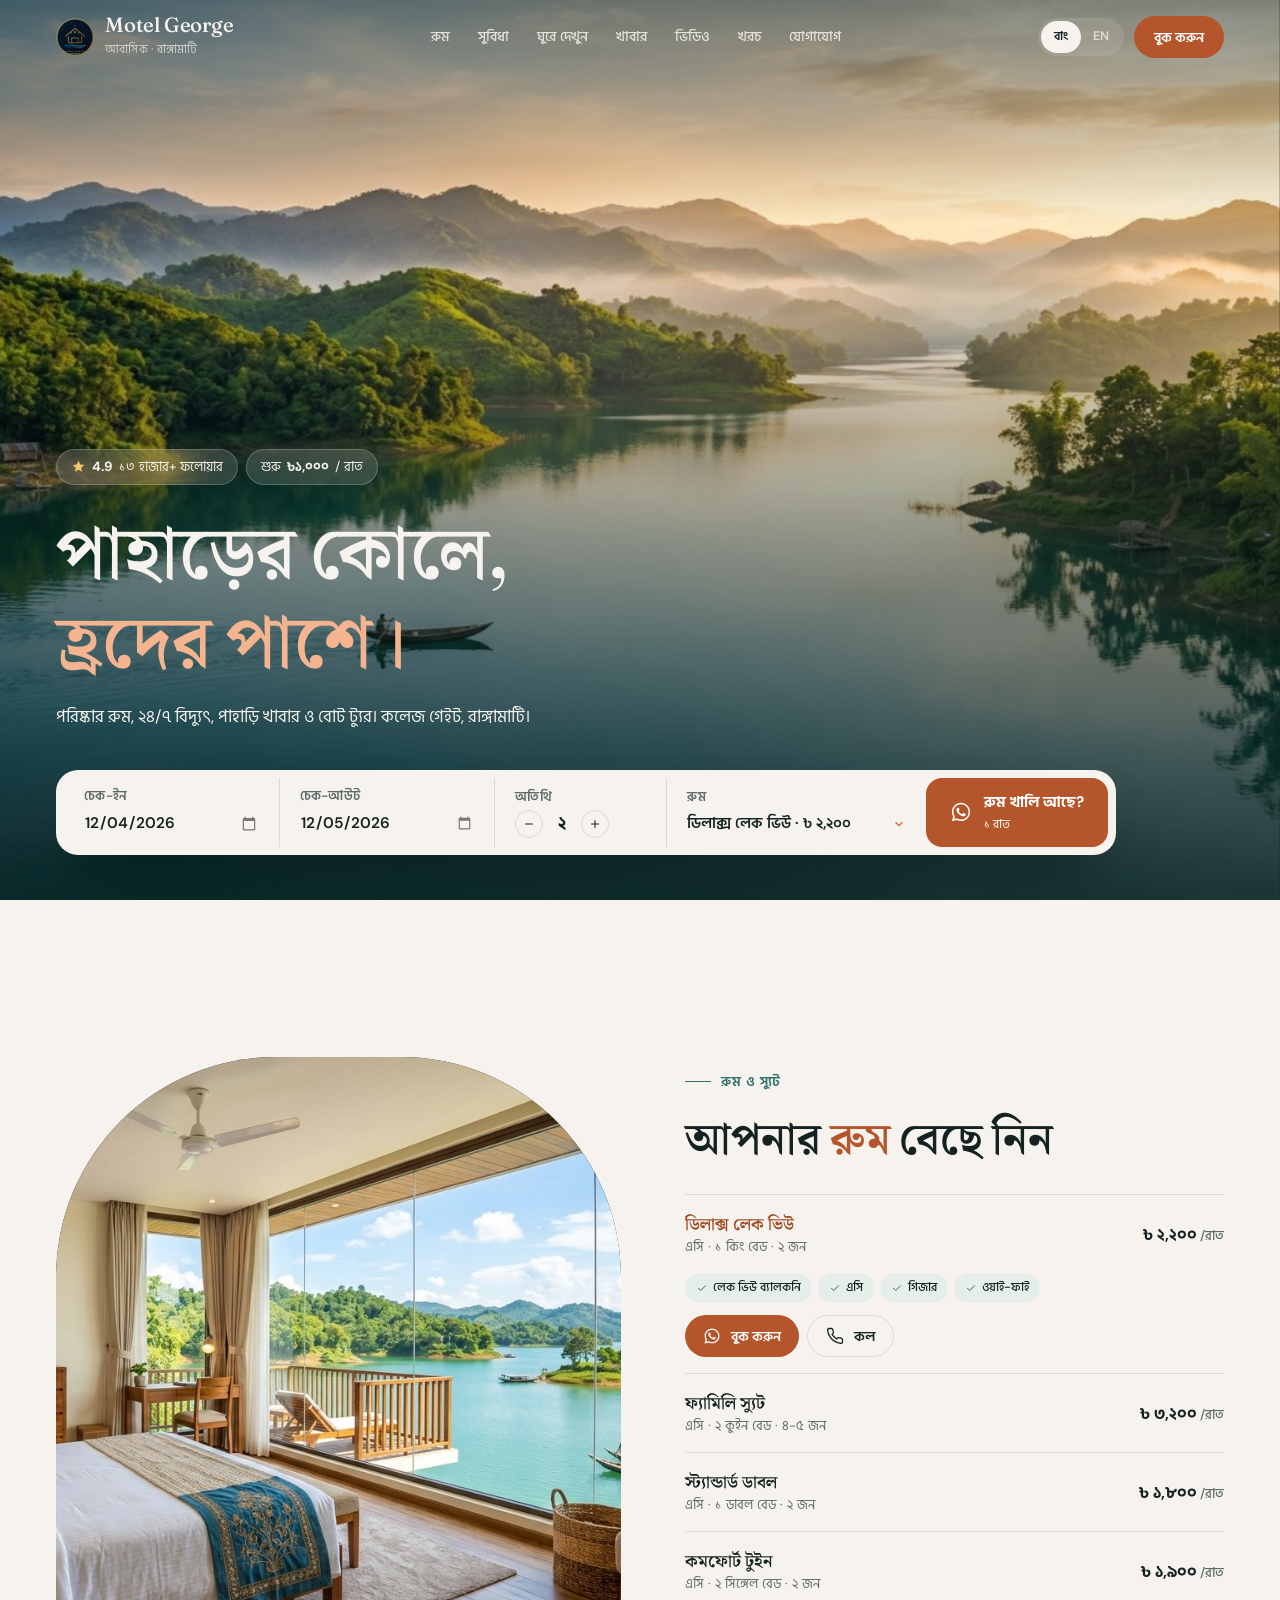
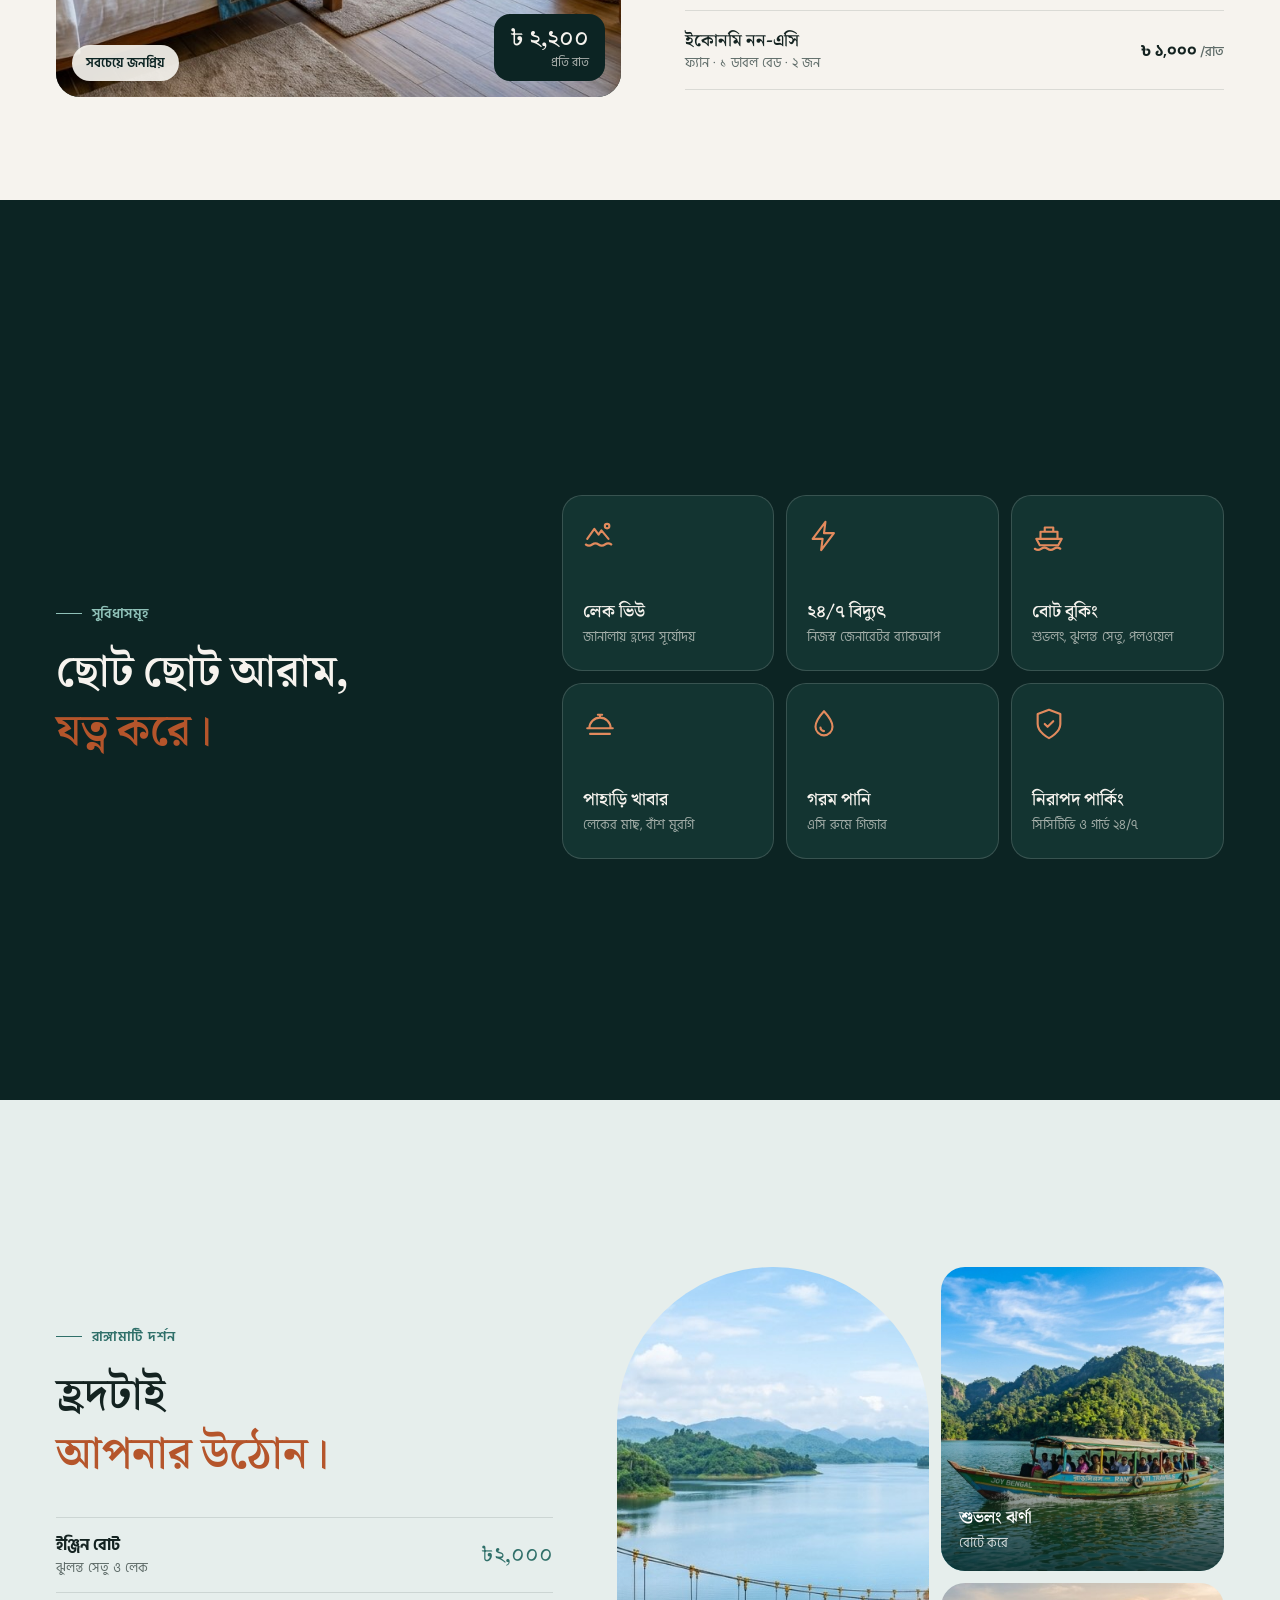
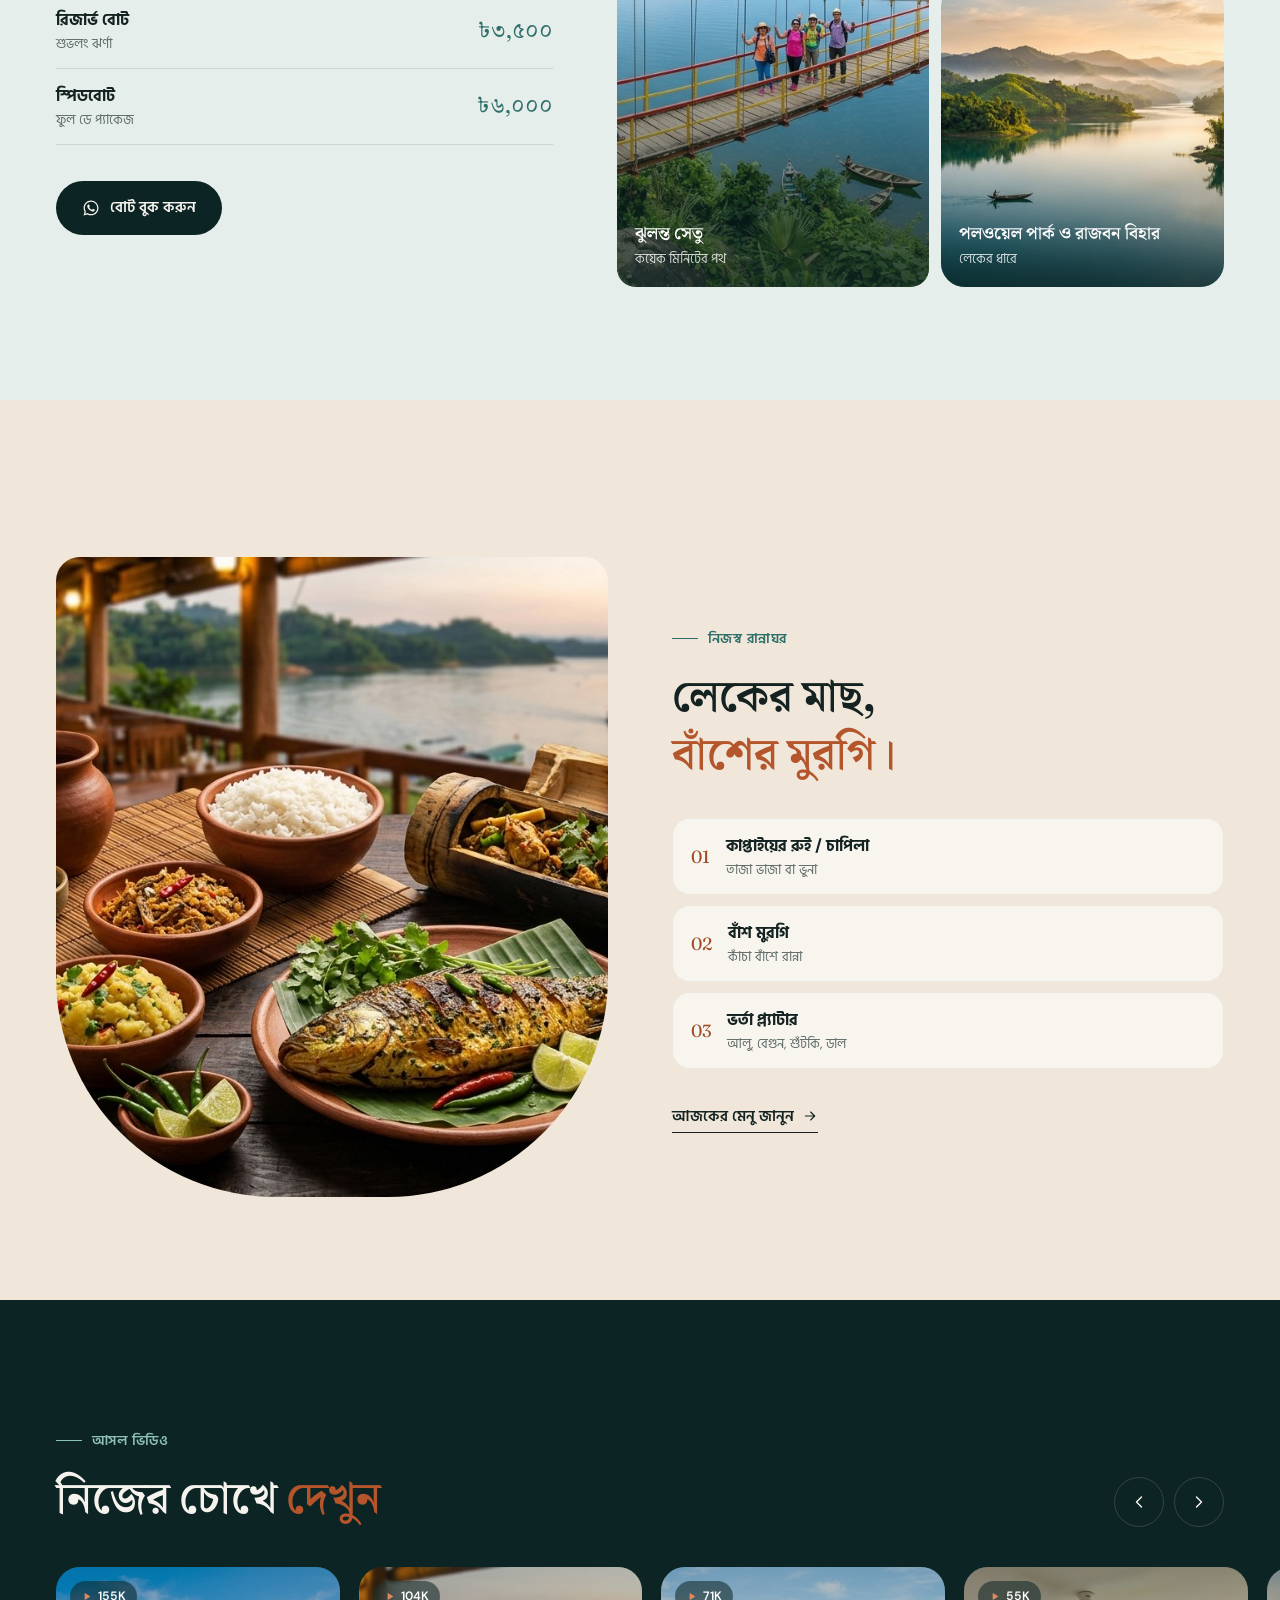
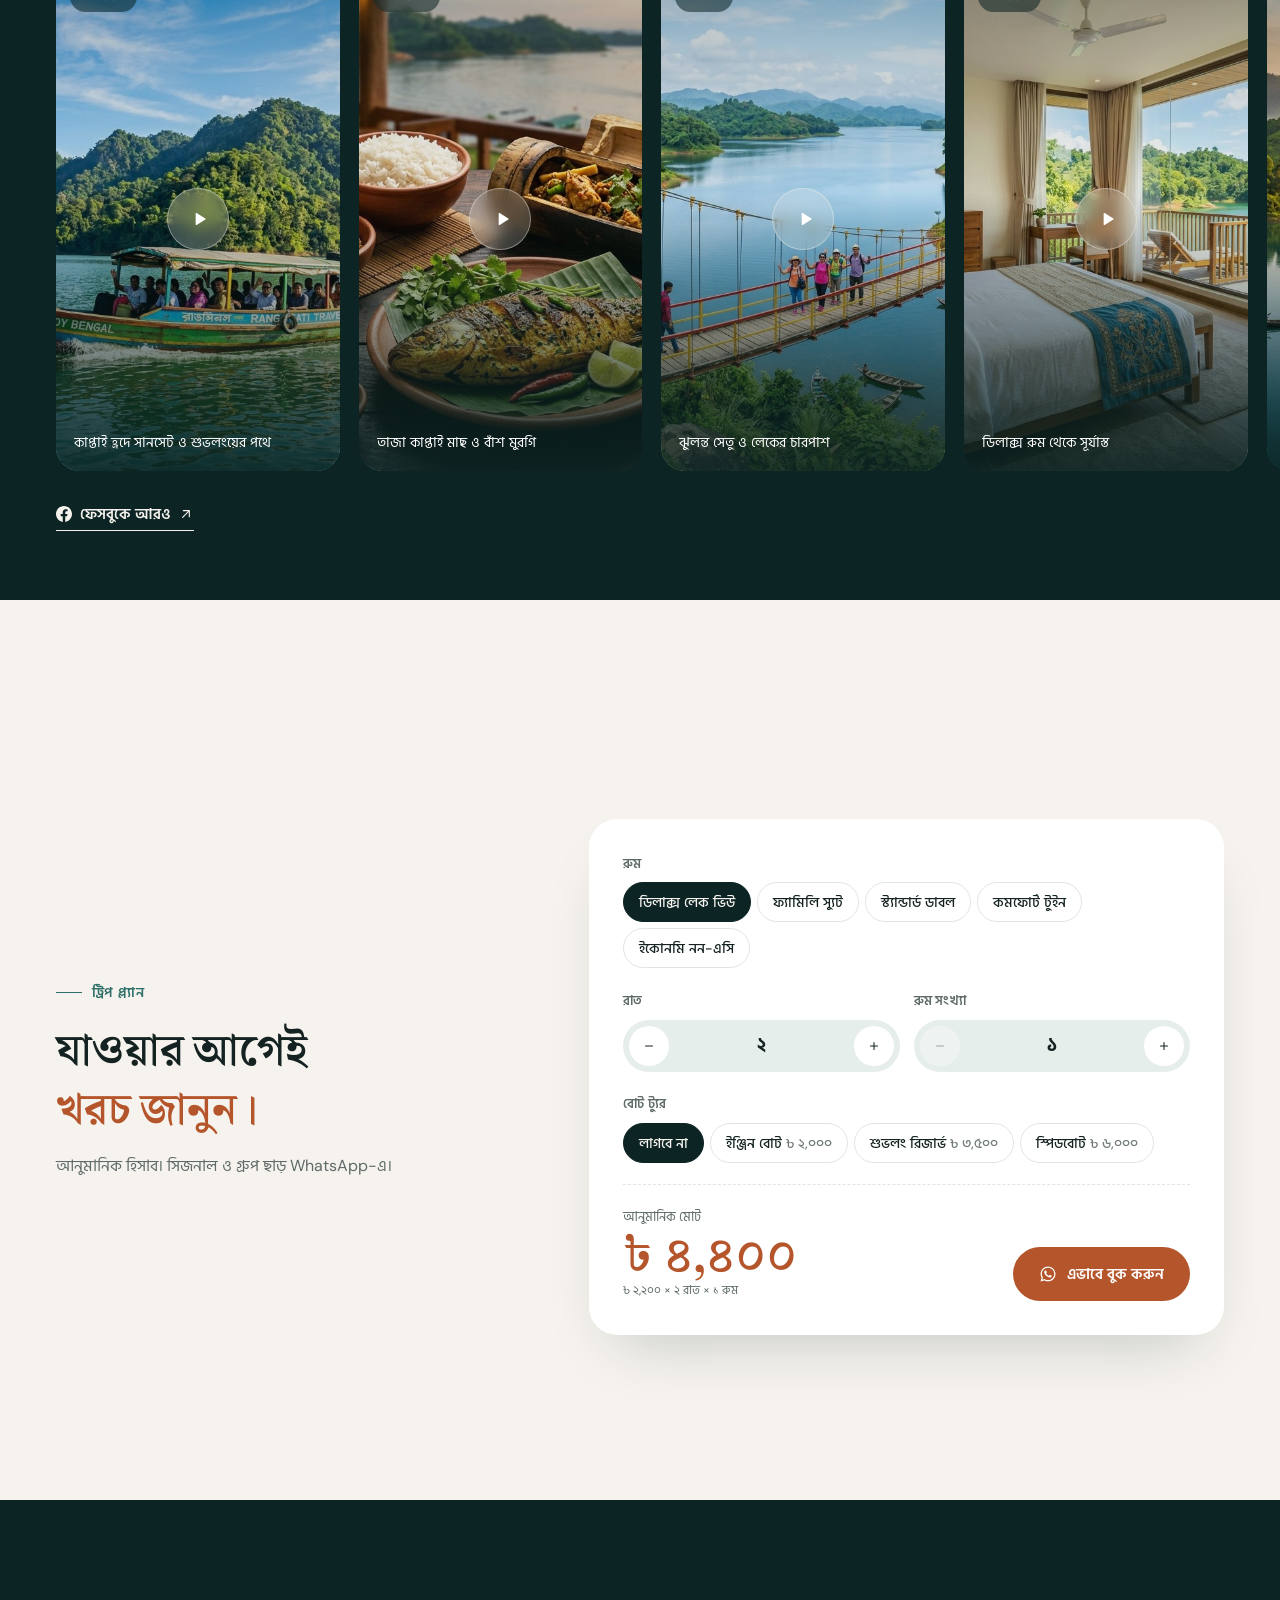
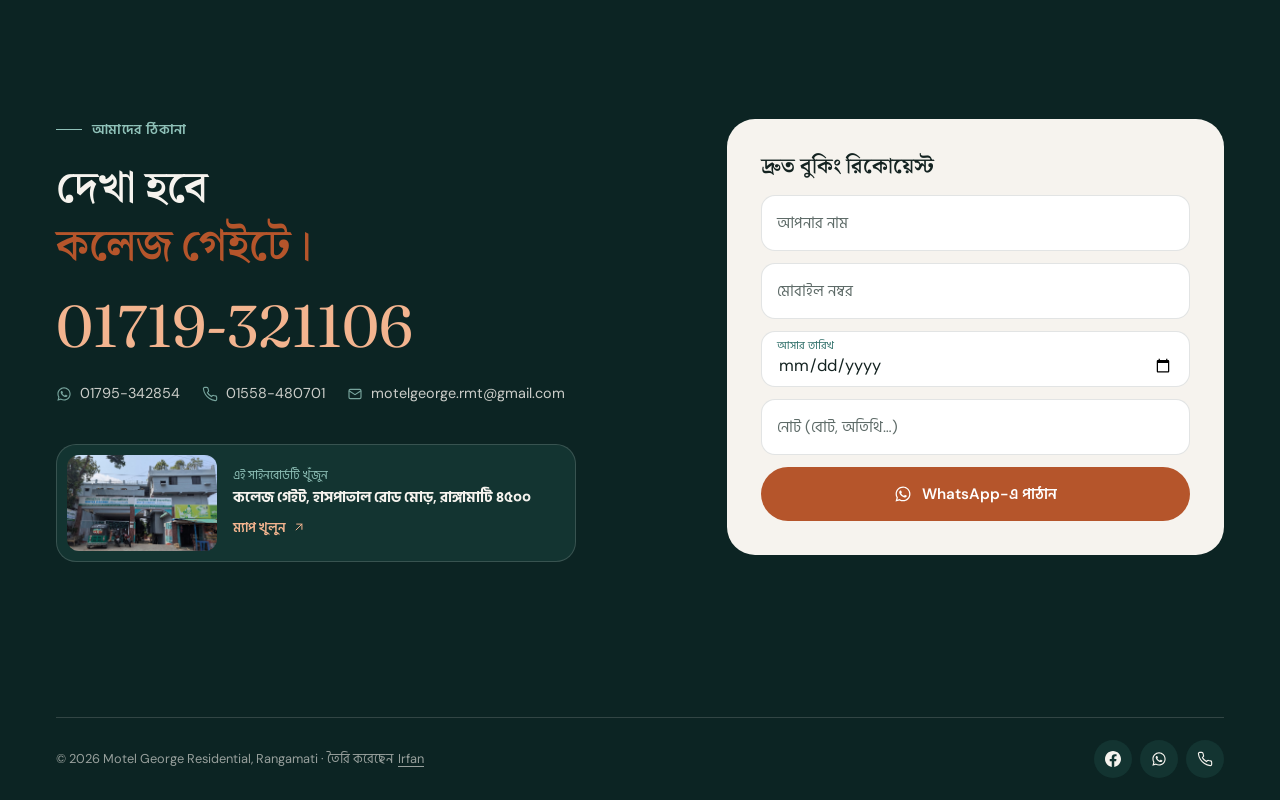
<file: Motel George Residential Rangamati/motel-george-v2/index.html>
<!DOCTYPE html>
<html lang="bn" class="no-js">
<head>
  <meta charset="UTF-8">
  <script>document.documentElement.classList.replace('no-js', 'js');</script>
  <meta name="viewport" content="width=device-width, initial-scale=1, viewport-fit=cover">
  <title>Motel George Residential — কাপ্তাই হ্রদের পাশে, রাঙ্গামাটি</title>
  <meta name="description" content="মোটেল জর্জ আবাসিক, কলেজ গেইট, রাঙ্গামাটি। লেক ভিউ রুম, ২৪/৭ বিদ্যুৎ, পাহাড়ি খাবার ও কাপ্তাই বোট বুকিং। Motel George Residential Rangamati.">
  <meta name="theme-color" content="#0C2423">
  <meta property="og:title" content="Motel George Residential Rangamati">
  <meta property="og:description" content="Lake-view rooms by Kaptai Lake. 24/7 power, hill cuisine, boat tours.">
  <meta property="og:image" content="assets/img/hero-rangamati.jpg">
  <link rel="icon" type="image/svg+xml" href="assets/img/logo.svg">

  <link rel="preconnect" href="https://fonts.googleapis.com">
  <link rel="preconnect" href="https://fonts.gstatic.com" crossorigin>
  <link href="https://fonts.googleapis.com/css2?family=DM+Sans:opsz,wght@9..40,400;9..40,500;9..40,600;9..40,700&family=Fraunces:ital,opsz,wght@0,9..144,400;0,9..144,500;1,9..144,400;1,9..144,500&family=Hind+Siliguri:wght@400;500;600&family=Noto+Serif+Bengali:wght@500;600;700&display=swap" rel="stylesheet">

  <link rel="preload" as="image" href="assets/img/hero-rangamati.jpg" imagesrcset="assets/img/hero-rangamati-900.jpg 900w, assets/img/hero-rangamati.jpg 1376w" imagesizes="100vw" fetchpriority="high">
  <link rel="stylesheet" href="assets/css/style.css">

  <script type="application/ld+json">
  {
    "@context": "https://schema.org",
    "@type": "Motel",
    "name": "Motel George Residential",
    "alternateName": "মেসার্স মোটেল জর্জ আবাসিক",
    "description": "Residential motel by Kaptai Lake with lake-view rooms, 24/7 power backup, in-house dining and boat tour booking.",
    "image": "assets/img/hero-rangamati.jpg",
    "logo": "assets/img/logo.svg",
    "telephone": "+8801719321106",
    "email": "motelgeorge.rmt@gmail.com",
    "priceRange": "৳1,000 – ৳3,200",
    "address": {
      "@type": "PostalAddress",
      "streetAddress": "College Gate, near Hospital Road Mor",
      "addressLocality": "Rangamati Sadar",
      "postalCode": "4500",
      "addressCountry": "BD"
    },
    "amenityFeature": [
      { "@type": "LocationFeatureSpecification", "name": "24/7 power backup", "value": true },
      { "@type": "LocationFeatureSpecification", "name": "Free Wi-Fi", "value": true },
      { "@type": "LocationFeatureSpecification", "name": "Parking", "value": true },
      { "@type": "LocationFeatureSpecification", "name": "Restaurant", "value": true }
    ],
    "sameAs": ["https://www.facebook.com/motelgeorgeresidentialrangamati"]
  }
  </script>
</head>
<body>

<svg xmlns="http://www.w3.org/2000/svg" style="display:none" aria-hidden="true">
  <symbol id="i-phone" viewBox="0 0 24 24"><path fill="none" stroke="currentColor" stroke-width="1.7" stroke-linecap="round" stroke-linejoin="round" d="M22 16.9v3a2 2 0 0 1-2.2 2 19.8 19.8 0 0 1-8.6-3.1 19.5 19.5 0 0 1-6-6A19.8 19.8 0 0 1 2.1 4.2 2 2 0 0 1 4.1 2h3a2 2 0 0 1 2 1.7c.1 1 .4 1.9.7 2.8a2 2 0 0 1-.5 2.1L8.1 9.9a16 16 0 0 0 6 6l1.3-1.3a2 2 0 0 1 2.1-.4c.9.3 1.8.6 2.8.7a2 2 0 0 1 1.7 2z"/></symbol>
  <symbol id="i-wa" viewBox="0 0 24 24"><path fill="currentColor" d="M12.04 2C6.58 2 2.13 6.45 2.13 11.91c0 1.75.46 3.45 1.32 4.95L2.05 22l5.25-1.38c1.45.79 3.08 1.21 4.74 1.21 5.46 0 9.91-4.45 9.91-9.91 0-2.65-1.03-5.14-2.9-7.01A9.82 9.82 0 0 0 12.04 2m.01 1.67c2.2 0 4.26.86 5.82 2.42a8.2 8.2 0 0 1 2.41 5.83c0 4.54-3.7 8.23-8.24 8.23-1.48 0-2.93-.39-4.19-1.14l-.3-.18-3.12.82.83-3.04-.2-.32a8.19 8.19 0 0 1-1.26-4.38c.01-4.54 3.7-8.24 8.25-8.24M8.53 7.33c-.16 0-.43.06-.66.31-.22.25-.87.86-.87 2.07 0 1.22.89 2.39 1 2.56.14.17 1.76 2.67 4.25 3.73.59.27 1.05.42 1.41.53.59.19 1.13.16 1.56.1.48-.07 1.46-.6 1.67-1.18.21-.58.21-1.07.15-1.18-.07-.1-.23-.16-.48-.27-.25-.14-1.47-.74-1.69-.82-.23-.08-.37-.12-.56.12-.16.25-.64.81-.78.97-.15.17-.29.19-.53.07-.26-.13-1.06-.39-2-1.23-.74-.66-1.23-1.47-1.38-1.72-.12-.24-.01-.39.11-.5.11-.11.27-.29.37-.44.13-.14.17-.25.25-.41.08-.17.04-.31-.02-.43-.06-.11-.56-1.35-.77-1.84-.2-.48-.4-.42-.56-.43-.14 0-.3-.01-.47-.01"/></symbol>
  <symbol id="i-arrow" viewBox="0 0 24 24"><path fill="none" stroke="currentColor" stroke-width="1.7" stroke-linecap="round" stroke-linejoin="round" d="M5 12h14M13 6l6 6-6 6"/></symbol>
  <symbol id="i-arrow-ur" viewBox="0 0 24 24"><path fill="none" stroke="currentColor" stroke-width="1.7" stroke-linecap="round" stroke-linejoin="round" d="M7 17 17 7M8 7h9v9"/></symbol>
  <symbol id="i-left" viewBox="0 0 24 24"><path fill="none" stroke="currentColor" stroke-width="1.7" stroke-linecap="round" stroke-linejoin="round" d="M15 18l-6-6 6-6"/></symbol>
  <symbol id="i-right" viewBox="0 0 24 24"><path fill="none" stroke="currentColor" stroke-width="1.7" stroke-linecap="round" stroke-linejoin="round" d="M9 18l6-6-6-6"/></symbol>
  <symbol id="i-pin" viewBox="0 0 24 24"><path fill="none" stroke="currentColor" stroke-width="1.7" stroke-linecap="round" stroke-linejoin="round" d="M20 10c0 6-8 12-8 12S4 16 4 10a8 8 0 0 1 16 0z"/><circle cx="12" cy="10" r="2.6" fill="none" stroke="currentColor" stroke-width="1.7"/></symbol>
  <symbol id="i-mail" viewBox="0 0 24 24"><rect x="3" y="5" width="18" height="14" rx="2" fill="none" stroke="currentColor" stroke-width="1.7"/><path fill="none" stroke="currentColor" stroke-width="1.7" d="m3 7 9 6 9-6"/></symbol>
  <symbol id="i-play" viewBox="0 0 24 24"><path fill="currentColor" d="M8 5.5v13a.8.8 0 0 0 1.2.7l10.4-6.5a.8.8 0 0 0 0-1.4L9.2 4.8A.8.8 0 0 0 8 5.5z"/></symbol>
  <symbol id="i-x" viewBox="0 0 24 24"><path stroke="currentColor" stroke-width="1.7" stroke-linecap="round" d="M6 6l12 12M18 6 6 18"/></symbol>
  <symbol id="i-star" viewBox="0 0 24 24"><path fill="currentColor" d="m12 2.8 2.8 5.8 6.3.9-4.6 4.4 1.1 6.3L12 17.2l-5.6 3 1.1-6.3L2.9 9.5l6.3-.9z"/></symbol>
  <symbol id="i-minus" viewBox="0 0 24 24"><path stroke="currentColor" stroke-width="1.8" stroke-linecap="round" d="M6 12h12"/></symbol>
  <symbol id="i-plus" viewBox="0 0 24 24"><path stroke="currentColor" stroke-width="1.8" stroke-linecap="round" d="M12 6v12M6 12h12"/></symbol>
  <symbol id="i-check" viewBox="0 0 24 24"><path fill="none" stroke="currentColor" stroke-width="2" stroke-linecap="round" stroke-linejoin="round" d="m5 12.5 4.5 4.5L19 7.5"/></symbol>
  <symbol id="i-fb" viewBox="0 0 24 24"><path fill="currentColor" d="M24 12.07C24 5.45 18.63.07 12 .07S0 5.45 0 12.07c0 5.99 4.39 10.95 10.13 11.85v-8.38H7.08v-3.47h3.05V9.43c0-3.01 1.79-4.67 4.53-4.67 1.31 0 2.69.24 2.69.24v2.95h-1.51c-1.49 0-1.96.93-1.96 1.87v2.25h3.33l-.53 3.47h-2.8v8.38C19.61 23.03 24 18.06 24 12.07z"/></symbol>
  <!-- amenity icons -->
  <symbol id="a-lake" viewBox="0 0 24 24"><path fill="none" stroke="currentColor" stroke-width="1.5" stroke-linecap="round" stroke-linejoin="round" d="M3 14l5-7 3 4 2-3 5 6M2 18c1.5 1 3 1 4.5 0s3-1 4.5 0 3 1 4.5 0 3-1 4.5 0"/><circle cx="17" cy="5" r="1.6" fill="none" stroke="currentColor" stroke-width="1.5"/></symbol>
  <symbol id="a-bolt" viewBox="0 0 24 24"><path fill="none" stroke="currentColor" stroke-width="1.5" stroke-linejoin="round" d="M13 2 4 14h7l-1 8 9-12h-7z"/></symbol>
  <symbol id="a-boat" viewBox="0 0 24 24"><path fill="none" stroke="currentColor" stroke-width="1.5" stroke-linecap="round" stroke-linejoin="round" d="M3 14h18l-2.5 4.5H5.5zM6 14V9h12v5M9 9V6h6v3M2 21c1.5 1 3 1 4.5 0s3-1 4.5 0 3 1 4.5 0 3-1 4.5 0"/></symbol>
  <symbol id="a-dish" viewBox="0 0 24 24"><path fill="none" stroke="currentColor" stroke-width="1.5" stroke-linecap="round" stroke-linejoin="round" d="M3 15h18M4.5 15a7.5 7.5 0 0 1 15 0M12 7.5V5.5M10.5 5.5h3M5 19h14"/></symbol>
  <symbol id="a-drop" viewBox="0 0 24 24"><path fill="none" stroke="currentColor" stroke-width="1.5" stroke-linejoin="round" d="M12 3s6 6.4 6 11a6 6 0 0 1-12 0c0-4.6 6-11 6-11z"/><path fill="none" stroke="currentColor" stroke-width="1.5" stroke-linecap="round" d="M9.5 14.5a2.5 2.5 0 0 0 2.5 2.5"/></symbol>
  <symbol id="a-shield" viewBox="0 0 24 24"><path fill="none" stroke="currentColor" stroke-width="1.5" stroke-linejoin="round" d="M12 22s8-4 8-10V5l-8-3-8 3v7c0 6 8 10 8 10z"/><path fill="none" stroke="currentColor" stroke-width="1.5" stroke-linecap="round" stroke-linejoin="round" d="m9 12 2 2 4-4"/></symbol>
</svg>

<!-- ============ HEADER ============ -->
<header class="hdr" id="hdr">
  <span class="hdr-progress" aria-hidden="true"></span>
  <div class="wrap hdr-row">
    <a href="#home" class="brand" aria-label="Motel George Residential — Home">
      <img src="assets/img/logo.svg" alt="" width="38" height="38">
      <span><b>Motel George</b><small data-en="Residential · Rangamati">আবাসিক · রাঙ্গামাটি</small></span>
    </a>

    <nav class="nav" aria-label="Main">
      <a href="#rooms" data-en="Rooms">রুম</a>
      <a href="#amenities" data-en="Comforts">সুবিধা</a>
      <a href="#explore" data-en="Explore">ঘুরে দেখুন</a>
      <a href="#dining" data-en="Dining">খাবার</a>
      <a href="#reels" data-en="Videos">ভিডিও</a>
      <a href="#plan" data-en="Plan">খরচ</a>
      <a href="#contact" data-en="Contact">যোগাযোগ</a>
    </nav>

    <div class="hdr-act">
      <div class="lang" role="group" aria-label="Language">
        <button type="button" data-lang="bn" aria-pressed="true">বাং</button>
        <button type="button" data-lang="en" aria-pressed="false">EN</button>
      </div>
      <a href="#home" class="btn btn-clay btn-sm hide-m" data-focus-book><span data-en="Book now">বুক করুন</span></a>
      <button type="button" class="burger" aria-label="Menu" aria-expanded="false" aria-controls="menu"><span></span><span></span></button>
    </div>
  </div>
</header>

<div class="menu" id="menu" inert>
  <nav aria-label="Mobile">
    <a href="#rooms" data-en="Rooms">রুম</a>
    <a href="#amenities" data-en="Comforts">সুবিধা</a>
    <a href="#explore" data-en="Explore">ঘুরে দেখুন</a>
    <a href="#dining" data-en="Dining">খাবার</a>
    <a href="#reels" data-en="Videos">ভিডিও</a>
    <a href="#plan" data-en="Plan your cost">খরচ হিসাব</a>
    <a href="#contact" data-en="Contact">যোগাযোগ</a>
  </nav>
  <div class="menu-foot">
    <a href="tel:+8801719321106" class="btn btn-light"><svg><use href="#i-phone"/></svg>01719-321106</a>
    <a href="https://wa.me/8801795342854" target="_blank" rel="noopener" class="btn btn-clay"><svg><use href="#i-wa"/></svg>WhatsApp</a>
  </div>
</div>

<main>

<!-- ============ 01 HERO ============ -->
<section class="sec hero" id="home">
  <div class="hero-media"><img src="assets/img/hero-rangamati.jpg" srcset="assets/img/hero-rangamati-900.jpg 900w, assets/img/hero-rangamati.jpg 1376w" sizes="100vw" width="1376" height="768" alt="Kaptai Lake at sunrise, Rangamati" fetchpriority="high"></div>

  <div class="wrap hero-in">
    <div class="hero-top rv">
      <span class="chip-glass"><svg class="star"><use href="#i-star"/></svg><b>4.9</b><span data-en="13K+ followers">১৩ হাজার+ ফলোয়ার</span></span>
      <span class="chip-glass"><span data-en="From">শুরু</span> <b data-en="৳1,000">৳১,০০০</b><span data-en="/ night">/ রাত</span></span>
    </div>

    <h1 class="display rv d1" data-en="Wake up to<br><em>Kaptai Lake.</em>">পাহাড়ের কোলে,<br><em>হ্রদের পাশে।</em></h1>
    <p class="hero-sub rv d2" data-en="Clean rooms, 24/7 power, hill food and boat trips. College Gate, Rangamati.">পরিষ্কার রুম, ২৪/৭ বিদ্যুৎ, পাহাড়ি খাবার ও বোট ট্যুর। কলেজ গেইট, রাঙ্গামাটি।</p>

    <!-- Booking bar -->
    <form class="book rv d3" id="bookForm" aria-label="Check availability">
      <label class="bk">
        <small data-en="Check-in">চেক-ইন</small>
        <input type="date" id="bIn" required>
      </label>
      <label class="bk">
        <small data-en="Check-out">চেক-আউট</small>
        <input type="date" id="bOut" required>
      </label>
      <div class="bk">
        <small data-en="Guests">অতিথি</small>
        <div class="step" data-min="1" data-max="12">
          <button type="button" data-d="-1" aria-label="Fewer guests"><svg><use href="#i-minus"/></svg></button>
          <output id="bGuests">2</output>
          <button type="button" data-d="1" aria-label="More guests"><svg><use href="#i-plus"/></svg></button>
        </div>
      </div>
      <label class="bk">
        <small data-en="Room">রুম</small>
        <select id="bRoom"></select>
      </label>
      <button type="submit" class="bk-go">
        <svg><use href="#i-wa"/></svg>
        <span><b data-en="Check availability">রুম খালি আছে?</b><small id="bNights">১ রাত</small></span>
      </button>
    </form>
  </div>
</section>

<!-- ============ 02 ROOMS ============ -->
<section class="sec paper" id="rooms">
  <div class="wrap rooms">
    <figure class="stage rv" id="stage">
      <img id="stageImg" src="assets/img/room-lakeview.jpg" width="1376" height="768" alt="">
      <figcaption>
        <span class="stage-tag" id="stageTag"></span>
        <span class="stage-price"><b id="stagePrice"></b><small data-en="per night">প্রতি রাত</small></span>
      </figcaption>
    </figure>

    <div class="rooms-txt">
      <p class="eyebrow rv"><span data-en="Rooms &amp; Suites">রুম ও স্যুট</span></p>
      <h2 class="title rv d1" data-en="Pick your <em>room.</em>">আপনার <em>রুম</em> বেছে নিন</h2>
      <div class="room-list rv d2" id="roomList"></div>
    </div>
  </div>
</section>

<!-- ============ 03 AMENITIES ============ -->
<section class="sec deep" id="amenities">
  <div class="wrap amen">
    <div class="amen-head">
      <p class="eyebrow rv"><span data-en="Comforts">সুবিধাসমূহ</span></p>
      <h2 class="title rv d1" data-en="Small things,<br><em>done right.</em>">ছোট ছোট আরাম,<br><em>যত্ন করে।</em></h2>
    </div>
    <ul class="amen-grid">
      <li class="rv"><svg><use href="#a-lake"/></svg><b data-en="Lake view">লেক ভিউ</b><span data-en="Sunrise from your window">জানালায় হ্রদের সূর্যোদয়</span></li>
      <li class="rv d1"><svg><use href="#a-bolt"/></svg><b data-en="24/7 power">২৪/৭ বিদ্যুৎ</b><span data-en="Own generator backup">নিজস্ব জেনারেটর ব্যাকআপ</span></li>
      <li class="rv d2"><svg><use href="#a-boat"/></svg><b data-en="Boat booking">বোট বুকিং</b><span data-en="Shuvolong, bridge, Polwel">শুভলং, ঝুলন্ত সেতু, পলওয়েল</span></li>
      <li class="rv"><svg><use href="#a-dish"/></svg><b data-en="Hill kitchen">পাহাড়ি খাবার</b><span data-en="Lake fish, bamboo chicken">লেকের মাছ, বাঁশ মুরগি</span></li>
      <li class="rv d1"><svg><use href="#a-drop"/></svg><b data-en="Hot water">গরম পানি</b><span data-en="Geyser in AC rooms">এসি রুমে গিজার</span></li>
      <li class="rv d2"><svg><use href="#a-shield"/></svg><b data-en="Safe &amp; parked">নিরাপদ পার্কিং</b><span data-en="CCTV and guard 24/7">সিসিটিভি ও গার্ড ২৪/৭</span></li>
    </ul>
  </div>
</section>

<!-- ============ 04 EXPLORE ============ -->
<section class="sec mist" id="explore">
  <div class="wrap explore">
    <div class="ex-txt">
      <p class="eyebrow rv"><span data-en="Explore Rangamati">রাঙ্গামাটি দর্শন</span></p>
      <h2 class="title rv d1" data-en="The lake is<br><em>your backyard.</em>">হ্রদটাই<br><em>আপনার উঠোন।</em></h2>

      <ul class="boats rv d2">
        <li><span><b data-en="Engine boat">ইঞ্জিন বোট</b><small data-en="Hanging bridge &amp; lake">ঝুলন্ত সেতু ও লেক</small></span><i data-en="৳2,000">৳২,০০০</i></li>
        <li><span><b data-en="Reserved boat">রিজার্ভ বোট</b><small data-en="Shuvolong waterfall">শুভলং ঝর্ণা</small></span><i data-en="৳3,500">৳৩,৫০০</i></li>
        <li><span><b data-en="Speedboat">স্পিডবোট</b><small data-en="Full-day package">ফুল ডে প্যাকেজ</small></span><i data-en="৳6,000">৳৬,০০০</i></li>
      </ul>

      <a href="https://wa.me/8801795342854?text=%E0%A6%86%E0%A6%B8%E0%A6%B8%E0%A6%BE%E0%A6%B2%E0%A6%BE%E0%A6%AE%E0%A7%81%20%E0%A6%86%E0%A6%B2%E0%A6%BE%E0%A6%87%E0%A6%95%E0%A7%81%E0%A6%AE%2C%20%E0%A6%95%E0%A6%BE%E0%A6%AA%E0%A7%8D%E0%A6%A4%E0%A6%BE%E0%A6%87%20%E0%A6%AC%E0%A7%8B%E0%A6%9F%20%E0%A6%AC%E0%A7%81%E0%A6%95%20%E0%A6%95%E0%A6%B0%E0%A6%A4%E0%A7%87%20%E0%A6%9A%E0%A6%BE%E0%A6%87%E0%A5%A4" target="_blank" rel="noopener" class="btn btn-deep rv d3">
        <svg><use href="#i-wa"/></svg><span data-en="Book a boat">বোট বুক করুন</span>
      </a>
    </div>

    <div class="places">
      <figure class="place p1 rv"><img src="assets/img/hanging-bridge.jpg" width="1376" height="768" alt="Rangamati hanging bridge" loading="lazy"><figcaption><b data-en="Hanging Bridge">ঝুলন্ত সেতু</b><small data-en="Minutes away">কয়েক মিনিটের পথ</small></figcaption></figure>
      <figure class="place p2 rv d1"><img src="assets/img/kaptai-boat.jpg" width="1376" height="768" alt="Boat on Kaptai Lake" loading="lazy"><figcaption><b data-en="Shuvolong Falls">শুভলং ঝর্ণা</b><small data-en="By boat">বোটে করে</small></figcaption></figure>
      <figure class="place p3 rv d2"><img src="assets/img/hero-rangamati-900.jpg" width="900" height="502" alt="Kaptai Lake hills" loading="lazy"><figcaption><b data-en="Polwel Park &amp; Rajban Vihara">পলওয়েল পার্ক ও রাজবন বিহার</b><small data-en="Lakefront">লেকের ধারে</small></figcaption></figure>
    </div>
  </div>
</section>

<!-- ============ 05 DINING ============ -->
<section class="sec sand" id="dining">
  <div class="wrap dining">
    <figure class="dine-media rv"><img src="assets/img/dining-food.jpg" width="1376" height="768" alt="Kaptai fish, bamboo chicken and bhorta" loading="lazy"></figure>
    <div class="dine-txt">
      <p class="eyebrow rv"><span data-en="In-house dining">নিজস্ব রান্নাঘর</span></p>
      <h2 class="title rv d1" data-en="Lake fish.<br><em>Bamboo chicken.</em>">লেকের মাছ,<br><em>বাঁশের মুরগি।</em></h2>
      <ol class="dishes rv d2">
        <li><i>01</i><span><b data-en="Kaptai Rui / Chapila">কাপ্তাইয়ের রুই / চাপিলা</b><small data-en="Fresh fry or bhuna">তাজা ভাজা বা ভুনা</small></span></li>
        <li><i>02</i><span><b data-en="Bamboo chicken">বাঁশ মুরগি</b><small data-en="Cooked inside green bamboo">কাঁচা বাঁশে রান্না</small></span></li>
        <li><i>03</i><span><b data-en="Bhorta platter">ভর্তা প্ল্যাটার</b><small data-en="Potato, eggplant, shutki, dal">আলু, বেগুন, শুঁটকি, ডাল</small></span></li>
      </ol>
      <a href="https://wa.me/8801795342854?text=%E0%A6%86%E0%A6%B8%E0%A6%B8%E0%A6%BE%E0%A6%B2%E0%A6%BE%E0%A6%AE%E0%A7%81%20%E0%A6%86%E0%A6%B2%E0%A6%BE%E0%A6%87%E0%A6%95%E0%A7%81%E0%A6%AE%2C%20%E0%A6%96%E0%A6%BE%E0%A6%AC%E0%A6%BE%E0%A6%B0%E0%A7%87%E0%A6%B0%20%E0%A6%AE%E0%A7%87%E0%A6%A8%E0%A7%81%20%E0%A6%9C%E0%A6%BE%E0%A6%A8%E0%A6%A4%E0%A7%87%20%E0%A6%9A%E0%A6%BE%E0%A6%87%E0%A5%A4" target="_blank" rel="noopener" class="link rv d3"><span data-en="Ask for today's menu">আজকের মেনু জানুন</span><svg><use href="#i-arrow"/></svg></a>
    </div>
  </div>
</section>

<!-- ============ 06 REELS ============ -->
<section class="sec deep" id="reels">
  <div class="wrap">
    <div class="sec-head">
      <div>
        <p class="eyebrow rv"><span data-en="Real videos">আসল ভিডিও</span></p>
        <h2 class="title rv d1" data-en="See it <em>for yourself</em>">নিজের চোখে <em>দেখুন</em></h2>
      </div>
      <div class="arrows rv d2">
        <button type="button" data-rail="reelRail" data-dir="-1" aria-label="Previous"><svg><use href="#i-left"/></svg></button>
        <button type="button" data-rail="reelRail" data-dir="1" aria-label="Next"><svg><use href="#i-right"/></svg></button>
      </div>
    </div>
  </div>
  <div class="rail rv d2" id="reelRail" tabindex="0" aria-label="Video reels"></div>
  <div class="wrap reel-foot rv d3">
    <a href="https://www.facebook.com/motelgeorgeresidentialrangamati" target="_blank" rel="noopener" class="link"><svg><use href="#i-fb"/></svg><span data-en="More on Facebook">ফেসবুকে আরও</span><svg><use href="#i-arrow-ur"/></svg></a>
  </div>
</section>

<!-- ============ 07 PLAN ============ -->
<section class="sec paper" id="plan">
  <div class="wrap plan">
    <div class="plan-txt">
      <p class="eyebrow rv"><span data-en="Plan your trip">ট্রিপ প্ল্যান</span></p>
      <h2 class="title rv d1" data-en="Know the cost<br><em>before you go.</em>">যাওয়ার আগেই<br><em>খরচ জানুন।</em></h2>
      <p class="lead rv d2" data-en="Estimate only. Seasonal and group discounts on WhatsApp.">আনুমানিক হিসাব। সিজনাল ও গ্রুপ ছাড় WhatsApp-এ।</p>
    </div>

    <div class="calc rv d2">
      <div class="calc-row">
        <small data-en="Room">রুম</small>
        <div class="chips" id="cRoom" role="radiogroup" aria-label="Room"></div>
      </div>
      <div class="calc-two">
        <div class="calc-row">
          <small data-en="Nights">রাত</small>
          <div class="step step-lg" data-min="1" data-max="15" id="cNights">
            <button type="button" data-d="-1" aria-label="Fewer nights"><svg><use href="#i-minus"/></svg></button>
            <output>2</output>
            <button type="button" data-d="1" aria-label="More nights"><svg><use href="#i-plus"/></svg></button>
          </div>
        </div>
        <div class="calc-row">
          <small data-en="Rooms">রুম সংখ্যা</small>
          <div class="step step-lg" data-min="1" data-max="10" id="cRooms">
            <button type="button" data-d="-1" aria-label="Fewer rooms"><svg><use href="#i-minus"/></svg></button>
            <output>1</output>
            <button type="button" data-d="1" aria-label="More rooms"><svg><use href="#i-plus"/></svg></button>
          </div>
        </div>
      </div>
      <div class="calc-row">
        <small data-en="Boat trip">বোট ট্যুর</small>
        <div class="chips" id="cBoat" role="radiogroup" aria-label="Boat"></div>
      </div>
      <div class="total">
        <div>
          <small data-en="Estimated total">আনুমানিক মোট</small>
          <b id="cTotal">৳ ৪,৪০০</b>
          <span id="cBreak"></span>
        </div>
        <a href="#" id="cBook" target="_blank" rel="noopener" class="btn btn-clay"><svg><use href="#i-wa"/></svg><span data-en="Book this">এভাবে বুক করুন</span></a>
      </div>
    </div>
  </div>
</section>

<!-- ============ 08 CONTACT ============ -->
<section class="sec deep contact" id="contact">
  <div class="wrap contact-in">
    <div class="c-left">
      <p class="eyebrow rv"><span data-en="Find us">আমাদের ঠিকানা</span></p>
      <h2 class="title rv d1" data-en="See you at<br><em>College Gate.</em>">দেখা হবে<br><em>কলেজ গেইটে।</em></h2>
      <a href="tel:+8801719321106" class="bignum rv d2">01719-321106</a>
      <ul class="c-list rv d3">
        <li><a href="https://wa.me/8801795342854" target="_blank" rel="noopener"><svg><use href="#i-wa"/></svg>01795-342854</a></li>
        <li><a href="tel:+8801558480701"><svg><use href="#i-phone"/></svg>01558-480701</a></li>
        <li><a href="mailto:motelgeorge.rmt@gmail.com"><svg><use href="#i-mail"/></svg>motelgeorge.rmt@gmail.com</a></li>
      </ul>
      <a href="https://maps.google.com/?q=Motel+George+College+Gate+Rangamati" target="_blank" rel="noopener" class="signboard rv d4">
        <img src="assets/img/building.jpg" width="1400" height="787" alt="Motel George building and signboard at College Gate" loading="lazy">
        <span>
          <small data-en="Look for this signboard">এই সাইনবোর্ডটি খুঁজুন</small>
          <b data-en="College Gate, near Hospital Road, Rangamati 4500">কলেজ গেইট, হাসপাতাল রোড মোড়, রাঙ্গামাটি ৪৫০০</b>
          <i><span data-en="Open map">ম্যাপ খুলুন</span><svg><use href="#i-arrow-ur"/></svg></i>
        </span>
      </a>
    </div>

    <form class="lead-form rv d2" id="leadForm" novalidate>
      <h3 data-en="Quick booking request">দ্রুত বুকিং রিকোয়েস্ট</h3>
      <label class="fl"><input type="text" id="fName" required autocomplete="name" placeholder=" "><span data-en="Your name">আপনার নাম</span></label>
      <label class="fl"><input type="tel" id="fPhone" required autocomplete="tel" inputmode="tel" placeholder=" "><span data-en="Mobile number">মোবাইল নম্বর</span></label>
      <label class="fl fl-date"><input type="date" id="fDate"><span data-en="Arrival date">আসার তারিখ</span></label>
      <label class="fl"><input type="text" id="fNote" placeholder=" "><span data-en="Note (boat, guests…)">নোট (বোট, অতিথি…)</span></label>
      <p class="f-err" id="fErr" role="alert" hidden></p>
      <button type="submit" class="btn btn-clay btn-block"><svg><use href="#i-wa"/></svg><span data-en="Send on WhatsApp">WhatsApp-এ পাঠান</span></button>
    </form>
  </div>

  <footer class="foot wrap">
    <p>&copy; 2026 Motel George Residential, Rangamati · <span data-en="Crafted by">তৈরি করেছেন</span> <a href="https://irfan.itflor.com" target="_blank" rel="noopener">Irfan</a></p>
    <div class="socials">
      <a href="https://www.facebook.com/motelgeorgeresidentialrangamati" target="_blank" rel="noopener" aria-label="Facebook"><svg><use href="#i-fb"/></svg></a>
      <a href="https://wa.me/8801795342854" target="_blank" rel="noopener" aria-label="WhatsApp"><svg><use href="#i-wa"/></svg></a>
      <a href="tel:+8801719321106" aria-label="Call"><svg><use href="#i-phone"/></svg></a>
    </div>
  </footer>
</section>

</main>

<nav class="dock" aria-label="Quick contact">
  <a href="tel:+8801719321106"><svg><use href="#i-phone"/></svg><span data-en="Call">কল</span></a>
  <a href="https://wa.me/8801795342854" target="_blank" rel="noopener" class="dock-wa"><svg><use href="#i-wa"/></svg><span data-en="Book on WhatsApp">WhatsApp-এ বুক</span></a>
</nav>

<dialog class="player" id="player" aria-labelledby="playerFrame">
  <button type="button" class="player-x" aria-label="Close"><svg><use href="#i-x"/></svg></button>
  <div class="player-frame"><iframe id="playerFrame" title="Motel George video" allow="autoplay; encrypted-media; picture-in-picture" allowfullscreen></iframe></div>
  <div class="player-foot">
    <a id="playerFb" href="#" target="_blank" rel="noopener" class="link"><span data-en="Open on Facebook">ফেসবুকে দেখুন</span><svg><use href="#i-arrow-ur"/></svg></a>
    <a href="https://wa.me/8801795342854" target="_blank" rel="noopener" class="btn btn-clay btn-sm"><svg><use href="#i-wa"/></svg><span data-en="Book now">বুক করুন</span></a>
  </div>
</dialog>

<script src="assets/js/main.js" defer></script>
</body>
</html>
</file>
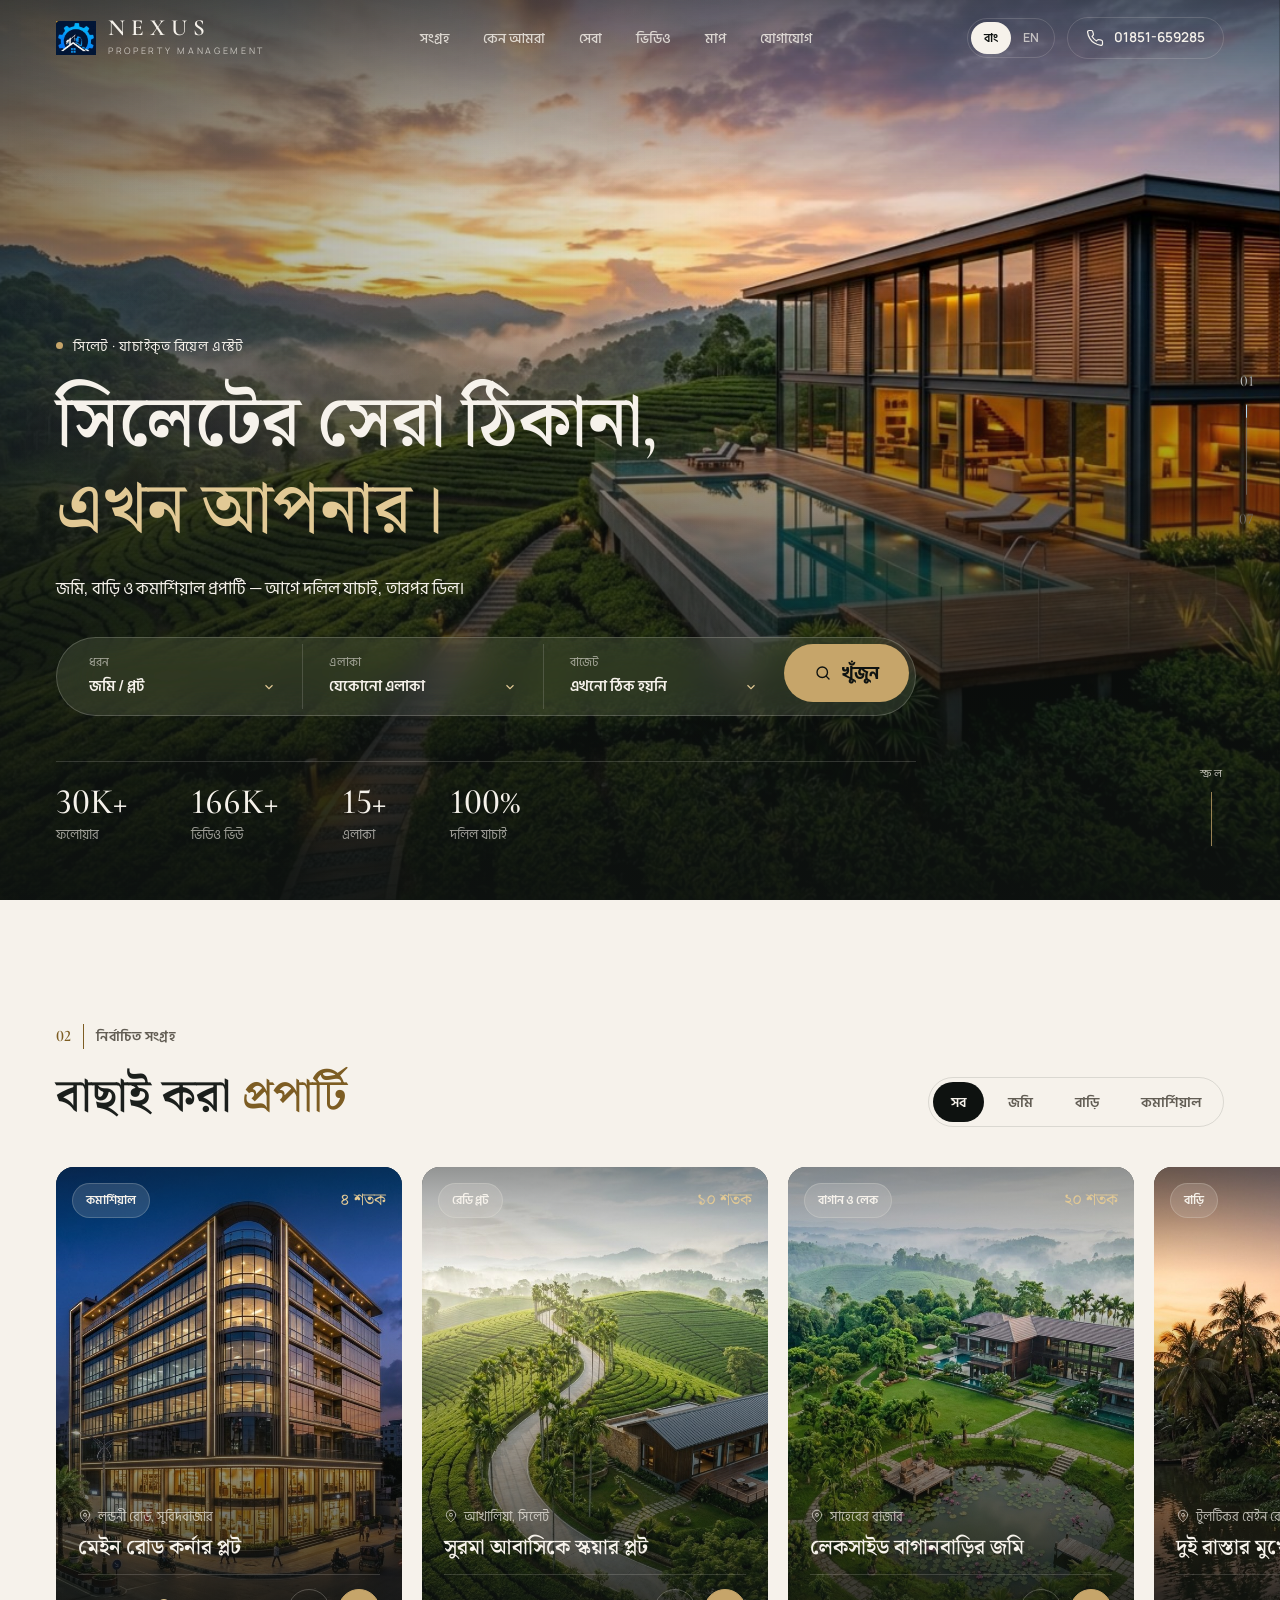
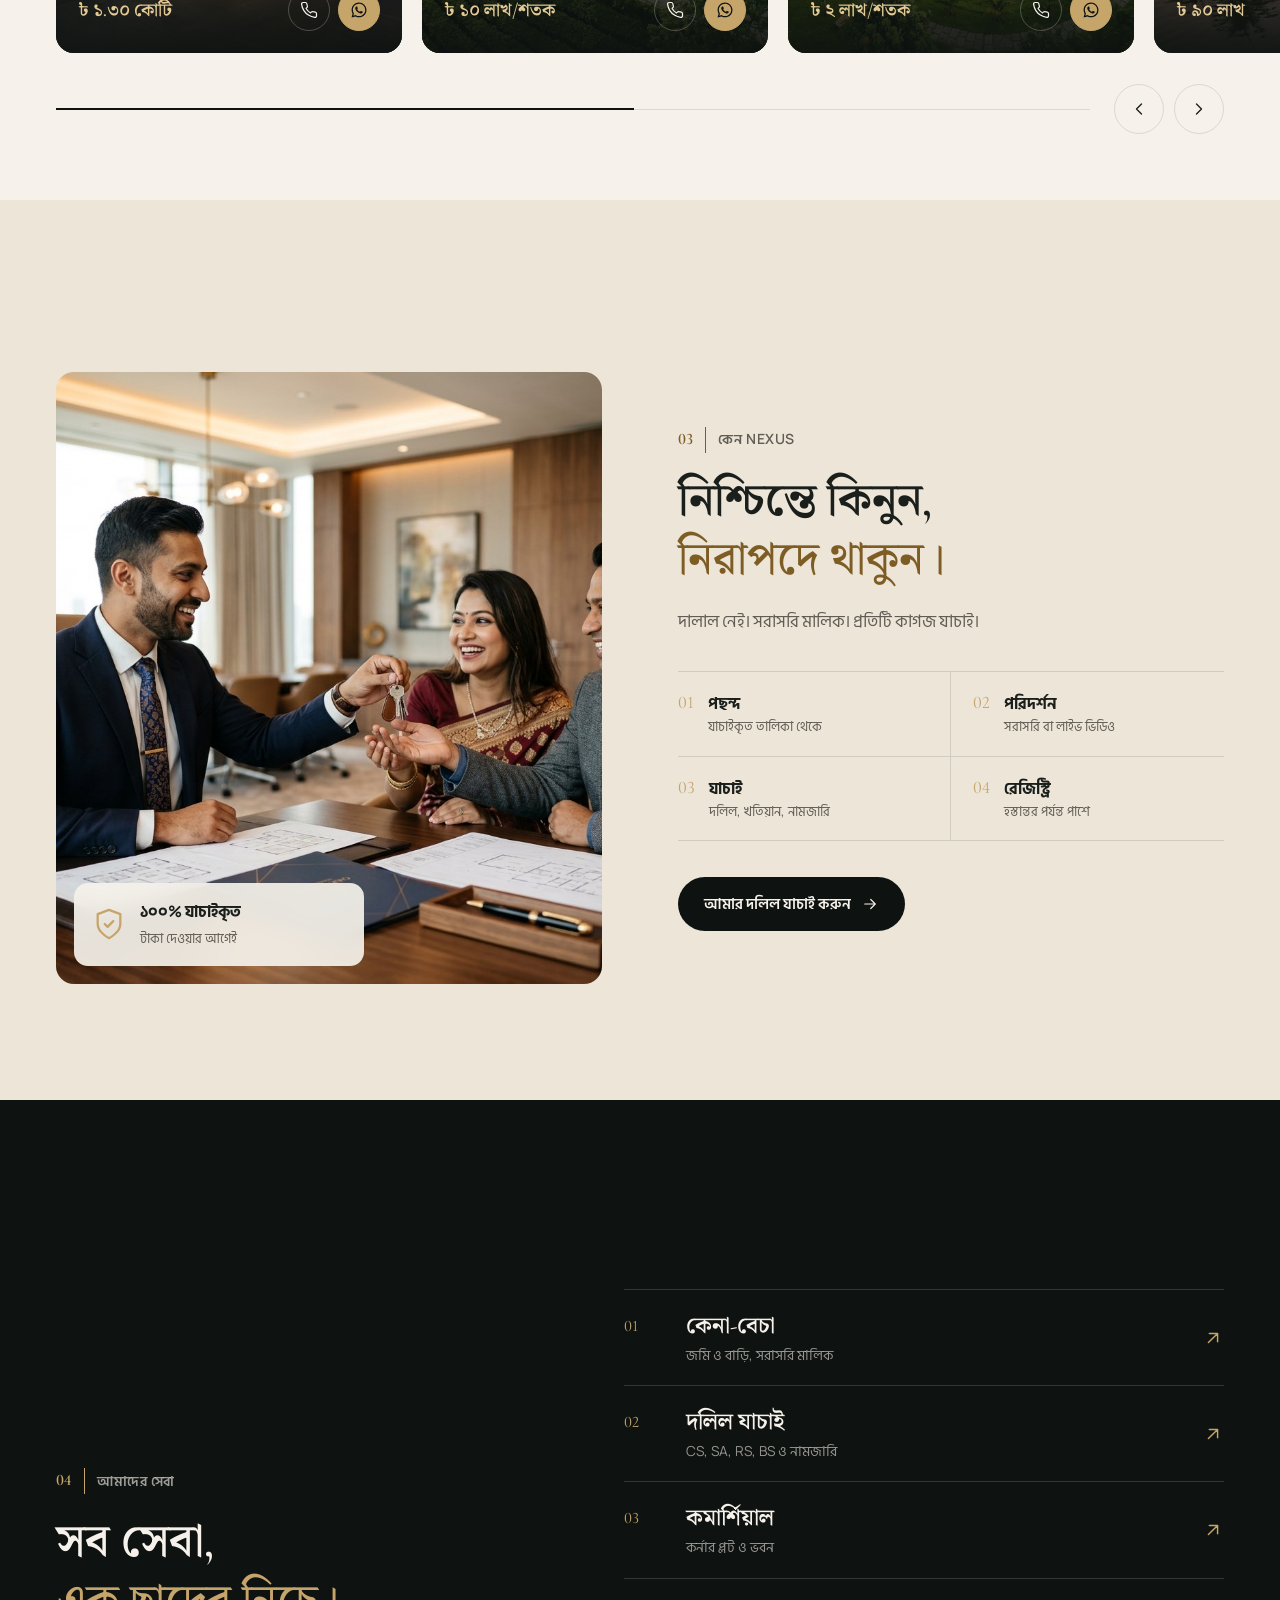
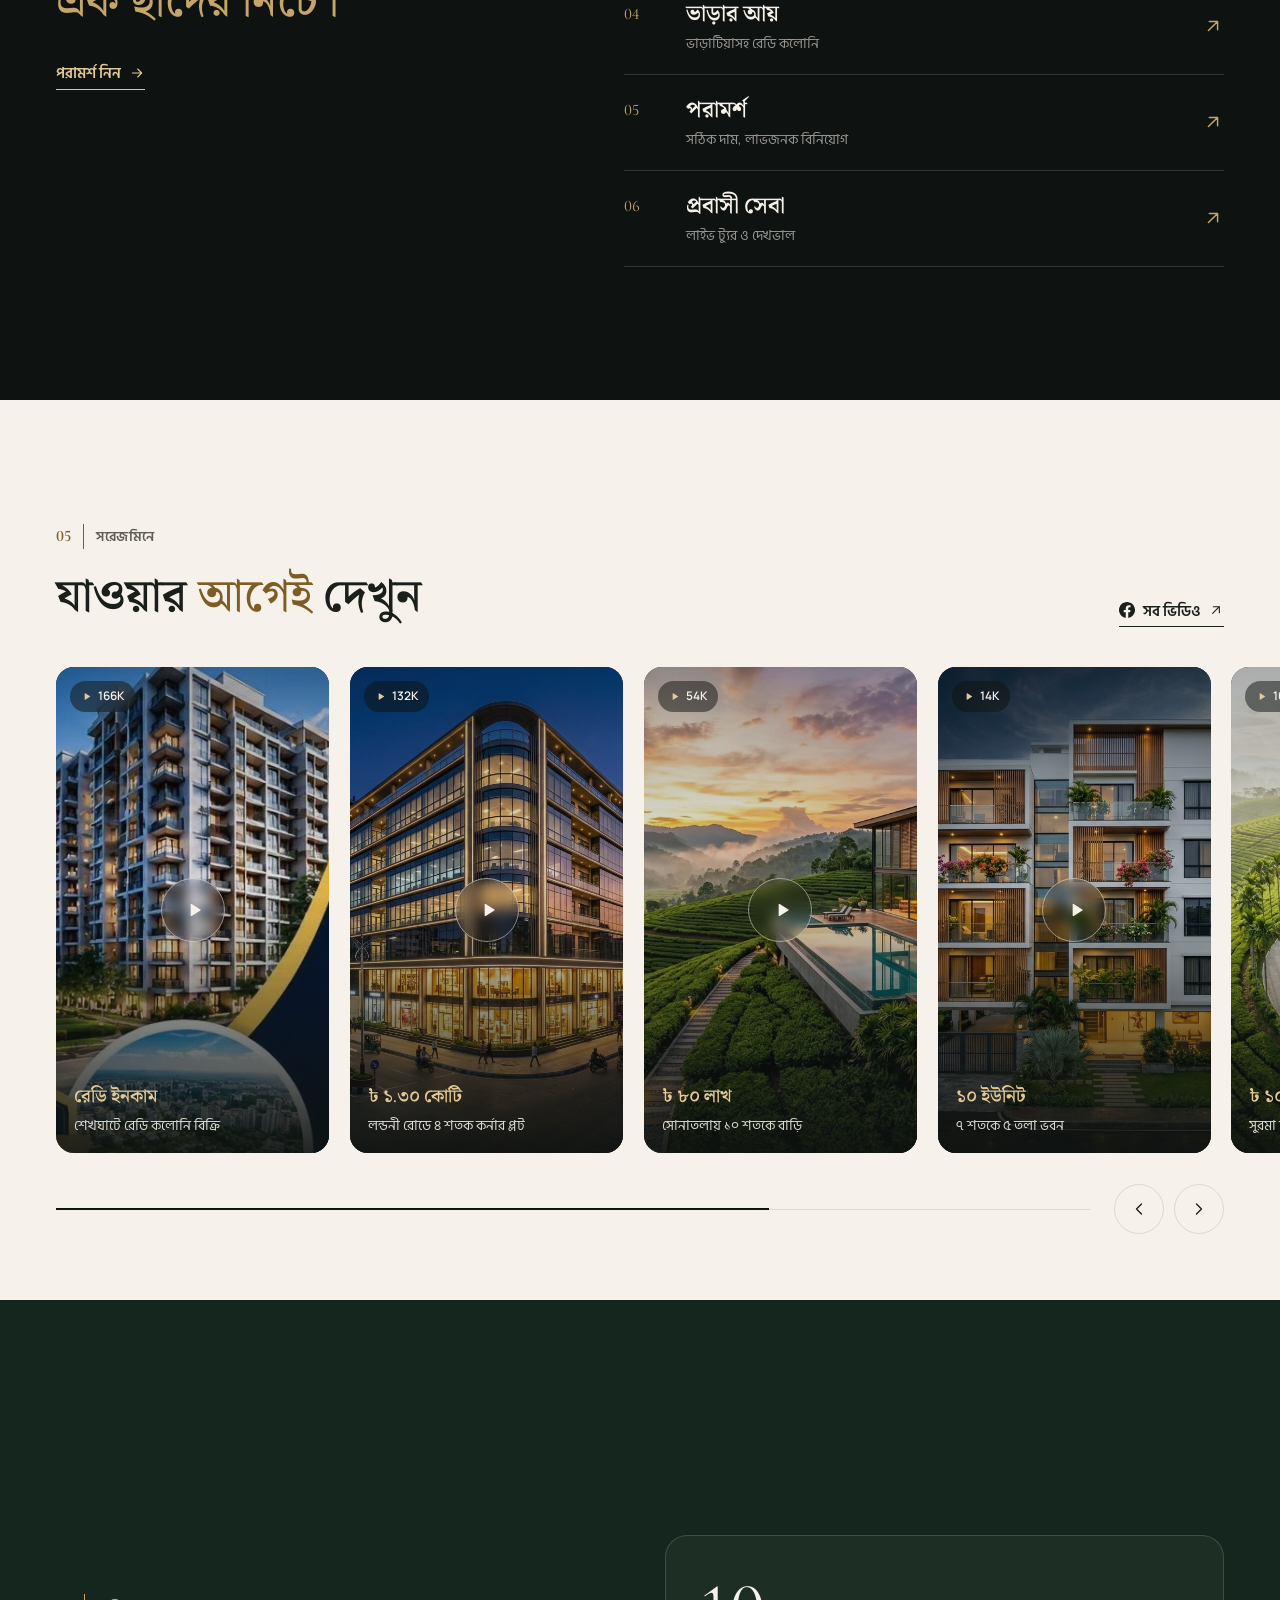
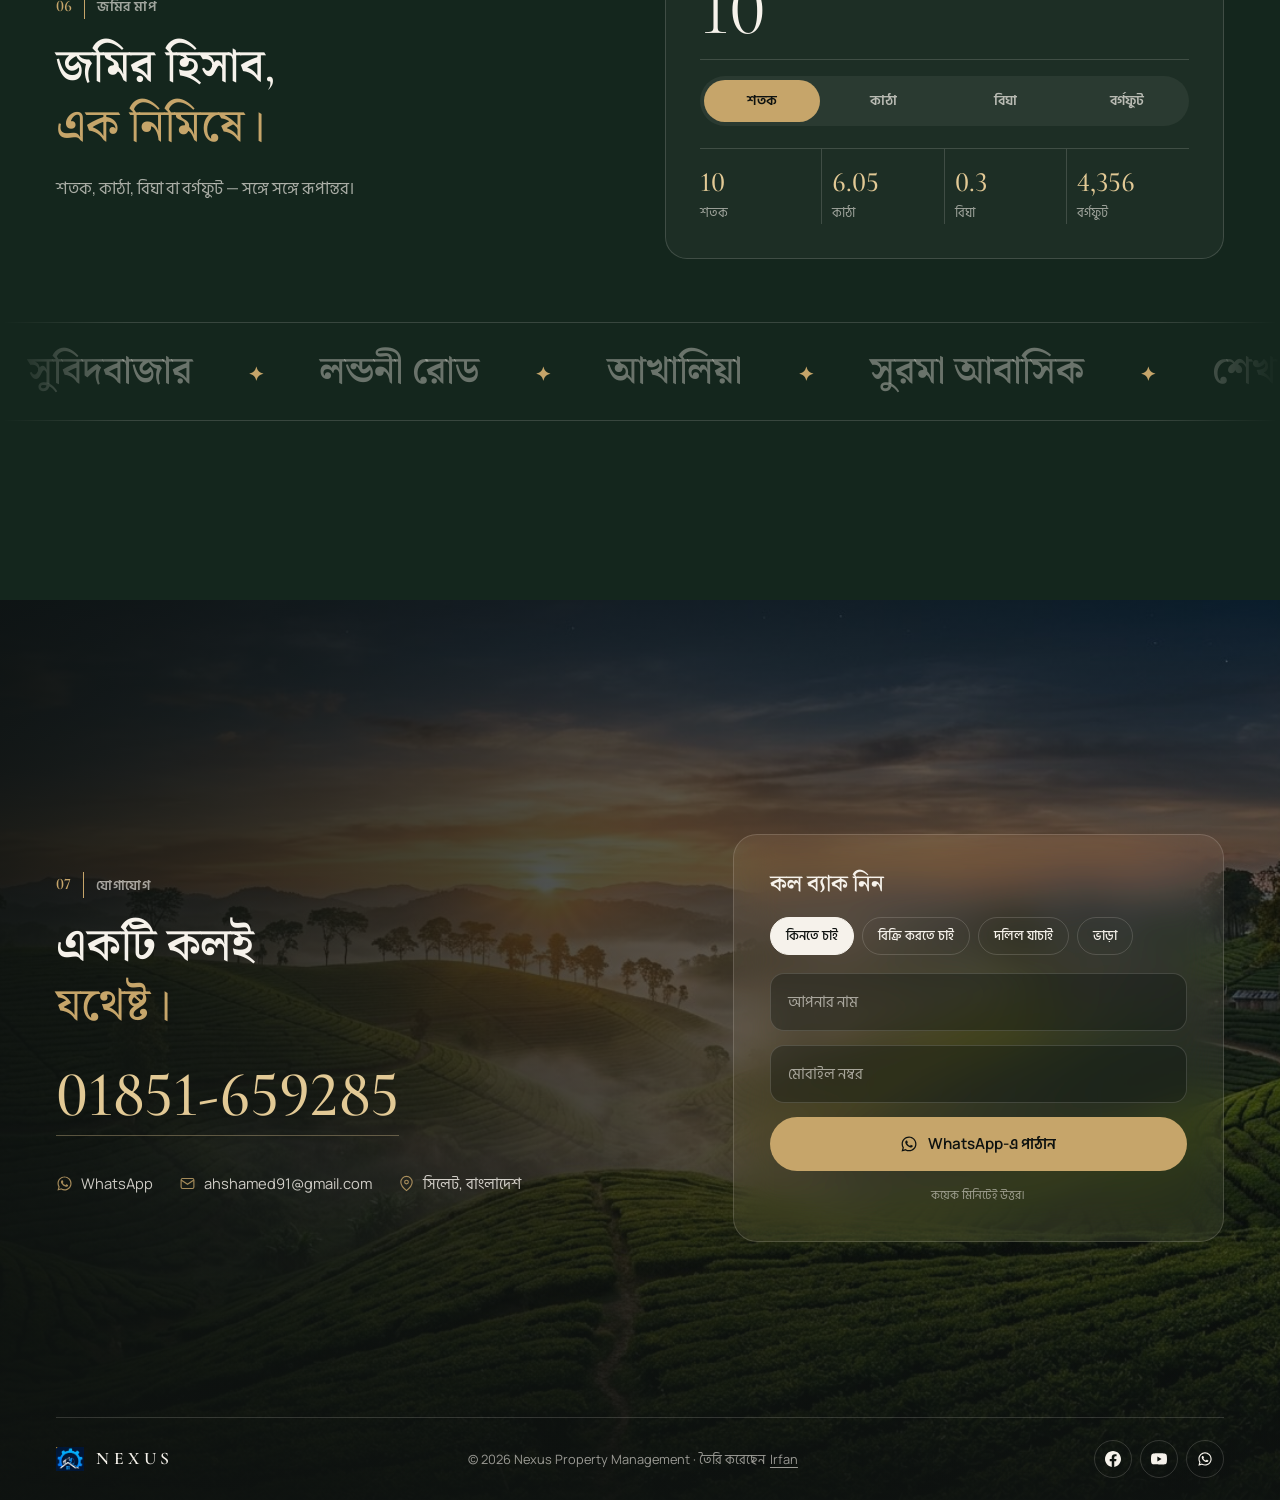
<file: Nexus Property Management/nexus-v2/index.html>
<!DOCTYPE html>
<html lang="bn" class="no-js">
<head>
  <meta charset="UTF-8">
  <script>document.documentElement.classList.replace('no-js', 'js');</script>
  <meta name="viewport" content="width=device-width, initial-scale=1, viewport-fit=cover">
  <title>Nexus Property Management — সিলেটের প্রিমিয়াম রিয়েল এস্টেট</title>
  <meta name="description" content="সিলেটে যাচাইকৃত জমি, বাড়ি ও কমার্শিয়াল প্রপার্টি। Nexus Property Management — Your Trusted Real Estate Partner in Sylhet.">
  <meta name="theme-color" content="#0E1210">
  <meta property="og:title" content="Nexus Property Management — Sylhet">
  <meta property="og:description" content="Verified land, homes & commercial property in Sylhet.">
  <meta property="og:image" content="assets/img/hero-nature.jpg">
  <link rel="icon" type="image/png" href="assets/img/logo-crop.png">

  <link rel="preconnect" href="https://fonts.googleapis.com">
  <link rel="preconnect" href="https://fonts.gstatic.com" crossorigin>
  <link href="https://fonts.googleapis.com/css2?family=Cormorant+Garamond:ital,wght@0,500;0,600;1,500;1,600&family=Hind+Siliguri:wght@400;500;600&family=Manrope:wght@400;500;600;700&family=Noto+Serif+Bengali:wght@500;600;700&display=swap" rel="stylesheet">

  <link rel="preload" as="image" href="assets/img/hero-nature.jpg" imagesrcset="assets/img/hero-nature-900.jpg 900w, assets/img/hero-nature.jpg 1376w" imagesizes="100vw" fetchpriority="high">
  <link rel="apple-touch-icon" href="assets/img/logo-crop.png">
  <link rel="stylesheet" href="assets/css/style.css">

  <script type="application/ld+json">
  {
    "@context": "https://schema.org",
    "@type": "RealEstateAgent",
    "name": "Nexus Property Management",
    "description": "Verified land, homes and commercial property in Sylhet, with deed and khatian checking.",
    "image": "assets/img/hero-nature.jpg",
    "logo": "assets/img/logo-crop.png",
    "telephone": "+8801851659285",
    "email": "ahshamed91@gmail.com",
    "address": { "@type": "PostalAddress", "addressLocality": "Sylhet", "addressCountry": "BD" },
    "areaServed": "Sylhet",
    "sameAs": ["https://www.facebook.com/profile.php?id=61573882153742", "https://youtube.com/@ahmedconsultancy91"]
  }
  </script>
</head>
<body>

<!-- Icon sprite -->
<svg xmlns="http://www.w3.org/2000/svg" style="display:none" aria-hidden="true">
  <symbol id="i-phone" viewBox="0 0 24 24"><path fill="none" stroke="currentColor" stroke-width="1.6" stroke-linecap="round" stroke-linejoin="round" d="M22 16.9v3a2 2 0 0 1-2.2 2 19.8 19.8 0 0 1-8.6-3.1 19.5 19.5 0 0 1-6-6A19.8 19.8 0 0 1 2.1 4.2 2 2 0 0 1 4.1 2h3a2 2 0 0 1 2 1.7c.1 1 .4 1.9.7 2.8a2 2 0 0 1-.5 2.1L8.1 9.9a16 16 0 0 0 6 6l1.3-1.3a2 2 0 0 1 2.1-.4c.9.3 1.8.6 2.8.7a2 2 0 0 1 1.7 2z"/></symbol>
  <symbol id="i-wa" viewBox="0 0 24 24"><path fill="currentColor" d="M12.04 2C6.58 2 2.13 6.450 2.13 11.91c0 1.750.46 3.45 1.32 4.95L2.05 22l5.25-1.38c1.45.79 3.08 1.21 4.74 1.21 5.46 0 9.91-4.45 9.91-9.91 0-2.65-1.03-5.14-2.9-7.01A9.82 9.82 0 0 0 12.04 2m.01 1.67c2.2 0 4.26.86 5.82 2.42a8.2 8.2 0 0 1 2.41 5.83c0 4.54-3.7 8.23-8.24 8.23-1.48 0-2.93-.39-4.19-1.14l-.3-.18-3.12.82.83-3.04-.2-.32a8.19 8.19 0 0 1-1.26-4.38c.01-4.54 3.7-8.24 8.25-8.24M8.53 7.33c-.16 0-.43.06-.66.31-.22.25-.87.86-.87 2.07 0 1.22.89 2.39 1 2.56.14.17 1.76 2.67 4.250 3.73.59.27 1.05.42 1.41.53.59.19 1.13.16 1.56.1.48-.07 1.46-.6 1.67-1.18.21-.58.21-1.07.15-1.18-.07-.1-.23-.16-.48-.27-.25-.14-1.47-.74-1.69-.82-.23-.08-.37-.12-.56.12-.16.25-.64.81-.78.97-.15.17-.29.19-.53.07-.26-.13-1.06-.39-2-1.23-.74-.66-1.23-1.47-1.38-1.72-.12-.24-.01-.39.11-.5.11-.11.27-.29.37-.44.13-.14.17-.25.25-.41.08-.17.04-.31-.02-.43-.06-.11-.56-1.35-.77-1.84-.2-.48-.4-.42-.56-.43-.14 0-.3-.01-.47-.01"/></symbol>
  <symbol id="i-arrow" viewBox="0 0 24 24"><path fill="none" stroke="currentColor" stroke-width="1.6" stroke-linecap="round" stroke-linejoin="round" d="M5 12h14M13 6l6 6-6 6"/></symbol>
  <symbol id="i-arrow-ur" viewBox="0 0 24 24"><path fill="none" stroke="currentColor" stroke-width="1.6" stroke-linecap="round" stroke-linejoin="round" d="M7 17 17 7M8 7h9v9"/></symbol>
  <symbol id="i-left" viewBox="0 0 24 24"><path fill="none" stroke="currentColor" stroke-width="1.6" stroke-linecap="round" stroke-linejoin="round" d="M15 18l-6-6 6-6"/></symbol>
  <symbol id="i-right" viewBox="0 0 24 24"><path fill="none" stroke="currentColor" stroke-width="1.6" stroke-linecap="round" stroke-linejoin="round" d="M9 18l6-6-6-6"/></symbol>
  <symbol id="i-pin" viewBox="0 0 24 24"><path fill="none" stroke="currentColor" stroke-width="1.6" stroke-linecap="round" stroke-linejoin="round" d="M20 10c0 6-8 12-8 12S4 16 4 10a8 8 0 0 1 16 0z"/><circle cx="12" cy="10" r="2.6" fill="none" stroke="currentColor" stroke-width="1.6"/></symbol>
  <symbol id="i-mail" viewBox="0 0 24 24"><rect x="3" y="5" width="18" height="14" rx="2" fill="none" stroke="currentColor" stroke-width="1.6"/><path fill="none" stroke="currentColor" stroke-width="1.6" d="m3 7 9 6 9-6"/></symbol>
  <symbol id="i-play" viewBox="0 0 24 24"><path fill="currentColor" d="M8 5.5v13a.8.8 0 0 0 1.2.7l10.4-6.5a.8.8 0 0 0 0-1.4L9.2 4.8A.8.8 0 0 0 8 5.5z"/></symbol>
  <symbol id="i-search" viewBox="0 0 24 24"><circle cx="11" cy="11" r="7" fill="none" stroke="currentColor" stroke-width="1.8"/><path stroke="currentColor" stroke-width="1.8" stroke-linecap="round" d="m20 20-3.5-3.5"/></symbol>
  <symbol id="i-shield" viewBox="0 0 24 24"><path fill="none" stroke="currentColor" stroke-width="1.6" stroke-linejoin="round" d="M12 22s8-4 8-10V5l-8-3-8 3v7c0 6 8 10 8 10z"/><path fill="none" stroke="currentColor" stroke-width="1.6" stroke-linecap="round" stroke-linejoin="round" d="m9 12 2 2 4-4"/></symbol>
  <symbol id="i-x" viewBox="0 0 24 24"><path stroke="currentColor" stroke-width="1.6" stroke-linecap="round" d="M6 6l12 12M18 6 6 18"/></symbol>
  <symbol id="i-fb" viewBox="0 0 24 24"><path fill="currentColor" d="M24 12.07C24 5.45 18.63.07 12 .07S0 5.45 0 12.07c0 5.99 4.39 10.95 10.13 11.85v-8.38H7.08v-3.47h3.05V9.43c0-3.01 1.79-4.67 4.53-4.67 1.31 0 2.69.24 2.690.24v2.95h-1.51c-1.49 0-1.96.93-1.96 1.87v2.25h3.33l-.53 3.47h-2.8v8.38C19.61 23.03 24 18.06 24 12.07z"/></symbol>
  <symbol id="i-yt" viewBox="0 0 24 24"><path fill="currentColor" d="M23.5 6.19a3.02 3.02 0 0 0-2.12-2.14C19.5 3.55 12 3.55 12 3.55s-7.5 0-9.38.5A3.02 3.02 0 0 0 .5 6.19C0 8.07 0 12 0 12s0 3.93.5 5.81a3.02 3.02 0 0 0 2.12 2.14c1.88.5 9.38.5 9.38.5s7.5 0 9.38-.5a3.02 3.02 0 0 0 2.12-2.14C24 15.93 24 12 24 12s0-3.93-.5-5.81zM9.55 15.57V8.43L15.82 12l-6.27 3.57z"/></symbol>
</svg>

<!-- Intro curtain -->
<div class="intro" aria-hidden="true">
  <img src="assets/img/logo-crop.png" alt="" width="64" height="55">
  <span class="intro-line"></span>
</div>

<!-- ============ HEADER ============ -->
<header class="hdr" id="hdr">
  <div class="wrap hdr-row">
    <a href="#home" class="brand" aria-label="Nexus Property Management — Home">
      <img src="assets/img/logo-crop.png" alt="" width="40" height="35">
      <span><b>NEXUS</b><small>Property Management</small></span>
    </a>

    <nav class="nav" aria-label="Main">
      <a href="#collection" data-en="Collection">সংগ্রহ</a>
      <a href="#trust" data-en="Why Us">কেন আমরা</a>
      <a href="#services" data-en="Services">সেবা</a>
      <a href="#reels" data-en="Reels">ভিডিও</a>
      <a href="#tools" data-en="Calculator">মাপ</a>
      <a href="#contact" data-en="Contact">যোগাযোগ</a>
    </nav>

    <div class="hdr-act">
      <div class="lang" role="group" aria-label="Language">
        <button type="button" data-lang="bn" aria-pressed="true">বাং</button>
        <button type="button" data-lang="en" aria-pressed="false">EN</button>
      </div>
      <a href="tel:+8801851659285" class="btn btn-line btn-sm hide-m">
        <svg><use href="#i-phone"/></svg><span>01851-659285</span>
      </a>
      <button type="button" class="burger" aria-label="Menu" aria-expanded="false" aria-controls="menu">
        <span></span><span></span>
      </button>
    </div>
  </div>
</header>

<!-- Fullscreen mobile menu -->
<div class="menu" id="menu" inert>
  <nav aria-label="Mobile">
    <a href="#collection"><i>01</i><span data-en="Collection">সংগ্রহ</span></a>
    <a href="#trust"><i>02</i><span data-en="Why Us">কেন আমরা</span></a>
    <a href="#services"><i>03</i><span data-en="Services">সেবা</span></a>
    <a href="#reels"><i>04</i><span data-en="Reels">ভিডিও</span></a>
    <a href="#tools"><i>05</i><span data-en="Calculator">মাপ</span></a>
    <a href="#contact"><i>06</i><span data-en="Contact">যোগাযোগ</span></a>
  </nav>
  <div class="menu-foot">
    <a href="tel:+8801851659285" class="btn btn-gold"><svg><use href="#i-phone"/></svg>01851-659285</a>
    <a href="https://wa.me/8801851659285" target="_blank" rel="noopener" class="btn btn-ghost"><svg><use href="#i-wa"/></svg>WhatsApp</a>
  </div>
</div>

<!-- Side section indicator (desktop) -->
<aside class="pager" aria-hidden="true">
  <span class="pager-num">01</span>
  <span class="pager-bar"><i></i></span>
  <span class="pager-total">07</span>
</aside>

<main>

<!-- ============ 01 HERO ============ -->
<section class="sec hero" id="home" data-sec="01">
  <div class="hero-media">
    <img src="assets/img/hero-nature.jpg" srcset="assets/img/hero-nature-900.jpg 900w, assets/img/hero-nature.jpg 1376w" sizes="100vw" width="1376" height="768" alt="Luxury villa overlooking Sylhet tea gardens" fetchpriority="high">
  </div>

  <div class="wrap hero-in">
    <p class="kicker rv"><span class="dot"></span><span data-en="Sylhet · Verified Real Estate">সিলেট · যাচাইকৃত রিয়েল এস্টেট</span></p>

    <h1 class="display rv d1" data-en="Own a piece of<br><em>Sylhet.</em>">সিলেটের সেরা ঠিকানা,<br><em>এখন আপনার।</em></h1>

    <p class="hero-sub rv d2" data-en="Land, homes &amp; commercial property — papers checked first.">জমি, বাড়ি ও কমার্শিয়াল প্রপার্টি — আগে দলিল যাচাই, তারপর ডিল।</p>

    <!-- Quick finder -->
    <form class="finder rv d3" id="finder" aria-label="Find a property">
      <label class="f-field">
        <small data-en="Type">ধরন</small>
        <select id="qType">
          <option data-en="Land / Plot">জমি / প্লট</option>
          <option data-en="House / Flat">বাড়ি / ফ্ল্যাট</option>
          <option data-en="Commercial">কমার্শিয়াল</option>
          <option data-en="Rental Colony">ভাড়া / কলোনি</option>
        </select>
      </label>
      <label class="f-field">
        <small data-en="Area">এলাকা</small>
        <select id="qArea">
          <option data-en="Anywhere in Sylhet">যেকোনো এলাকা</option>
          <option data-en="Akhalia">আখালিয়া</option>
          <option data-en="Subidbazar">সুবিদবাজার</option>
          <option data-en="Tultikar">টুলটিকর</option>
          <option data-en="Shahparan">শাহপরান</option>
          <option data-en="Sheikhghat">শেখঘাট</option>
          <option data-en="Shaheber Bazar">সাহেবের বাজার</option>
        </select>
      </label>
      <label class="f-field">
        <small data-en="Budget">বাজেট</small>
        <select id="qBudget">
          <option data-en="Not decided">এখনো ঠিক হয়নি</option>
          <option data-en="Under 50 Lakh">৫০ লাখের নিচে</option>
          <option data-en="50 Lakh – 1 Crore">৫০ লাখ – ১ কোটি</option>
          <option data-en="1 Crore +">১ কোটি +</option>
        </select>
      </label>
      <button type="submit" class="f-go">
        <svg><use href="#i-search"/></svg><span data-en="Find">খুঁজুন</span>
      </button>
    </form>

    <ul class="stats rv d4">
      <li><b data-count="30" data-suffix="K+">30K+</b><span data-en="Followers">ফলোয়ার</span></li>
      <li><b data-count="166" data-suffix="K+">166K+</b><span data-en="Reel views">ভিডিও ভিউ</span></li>
      <li><b data-count="15" data-suffix="+">15+</b><span data-en="Areas">এলাকা</span></li>
      <li><b data-count="100" data-suffix="%">100%</b><span data-en="Papers checked">দলিল যাচাই</span></li>
    </ul>
  </div>

  <a href="#collection" class="scroll-cue" aria-label="Scroll down"><span data-en="Scroll">স্ক্রল</span><i></i></a>
</section>

<!-- ============ 02 COLLECTION ============ -->
<section class="sec light" id="collection" data-sec="02">
  <div class="wrap">
    <div class="sec-head">
      <div>
        <p class="eyebrow rv"><i>02</i><span data-en="The Collection">নির্বাচিত সংগ্রহ</span></p>
        <h2 class="title rv d1" data-en="Handpicked in <em>Sylhet</em>">বাছাই করা <em>প্রপার্টি</em></h2>
      </div>
      <div class="tabs rv d2" role="group" aria-label="Filter properties">
        <button type="button" data-filter="all" aria-pressed="true" data-en="All">সব</button>
        <button type="button" data-filter="land" aria-pressed="false" data-en="Land">জমি</button>
        <button type="button" data-filter="house" aria-pressed="false" data-en="Homes">বাড়ি</button>
        <button type="button" data-filter="commercial" aria-pressed="false" data-en="Commercial">কমার্শিয়াল</button>
      </div>
    </div>
  </div>

  <div class="rail rv d2" id="propRail" tabindex="0" aria-label="Properties"></div>

  <div class="wrap rail-ctrl">
    <div class="progress"><i id="propProg"></i></div>
    <div class="arrows">
      <button type="button" data-rail="propRail" data-dir="-1" aria-label="Previous"><svg><use href="#i-left"/></svg></button>
      <button type="button" data-rail="propRail" data-dir="1" aria-label="Next"><svg><use href="#i-right"/></svg></button>
    </div>
  </div>
</section>

<!-- ============ 03 TRUST ============ -->
<section class="sec sand" id="trust" data-sec="03">
  <div class="wrap trust">
    <figure class="trust-media rv">
      <img src="assets/img/consult.jpg" width="1200" height="896" alt="Nexus agent handing keys to a family" loading="lazy">
      <figcaption class="seal">
        <svg><use href="#i-shield"/></svg>
        <span><b data-en="100% verified">১০০% যাচাইকৃত</b><small data-en="before any payment">টাকা দেওয়ার আগেই</small></span>
      </figcaption>
    </figure>

    <div class="trust-txt">
      <p class="eyebrow rv"><i>03</i><span data-en="Why Nexus">কেন Nexus</span></p>
      <h2 class="title rv d1" data-en="Buy safe.<br><em>Sleep easy.</em>">নিশ্চিন্তে কিনুন,<br><em>নিরাপদে থাকুন।</em></h2>
      <p class="lead rv d2" data-en="No middlemen. Direct owners. Every paper checked.">দালাল নেই। সরাসরি মালিক। প্রতিটি কাগজ যাচাই।</p>

      <ol class="steps rv d3">
        <li><i>01</i><b data-en="Choose">পছন্দ</b><span data-en="Pick from verified listings">যাচাইকৃত তালিকা থেকে</span></li>
        <li><i>02</i><b data-en="Visit">পরিদর্শন</b><span data-en="On site or live video">সরাসরি বা লাইভ ভিডিও</span></li>
        <li><i>03</i><b data-en="Verify">যাচাই</b><span data-en="Deed, khatian, mutation">দলিল, খতিয়ান, নামজারি</span></li>
        <li><i>04</i><b data-en="Register">রেজিস্ট্রি</b><span data-en="We stay till handover">হস্তান্তর পর্যন্ত পাশে</span></li>
      </ol>

      <a href="https://wa.me/8801851659285?text=%E0%A6%86%E0%A6%AE%E0%A6%BF%20%E0%A6%A6%E0%A6%B2%E0%A6%BF%E0%A6%B2%20%E0%A6%AF%E0%A6%BE%E0%A6%9A%E0%A6%BE%E0%A6%87%20%E0%A6%95%E0%A6%B0%E0%A6%A4%E0%A7%87%20%E0%A6%9A%E0%A6%BE%E0%A6%87%E0%A5%A4" target="_blank" rel="noopener" class="btn btn-dark rv d4">
        <span data-en="Check my papers">আমার দলিল যাচাই করুন</span><svg><use href="#i-arrow"/></svg>
      </a>
    </div>
  </div>
</section>

<!-- ============ 04 SERVICES ============ -->
<section class="sec dark" id="services" data-sec="04">
  <div class="wrap svc">
    <div class="svc-head">
      <p class="eyebrow rv"><i>04</i><span data-en="Services">আমাদের সেবা</span></p>
      <h2 class="title rv d1" data-en="Everything,<br><em>under one roof.</em>">সব সেবা,<br><em>এক ছাদের নিচে।</em></h2>
      <a href="#contact" class="link rv d2"><span data-en="Talk to an advisor">পরামর্শ নিন</span><svg><use href="#i-arrow"/></svg></a>
    </div>

    <ul class="svc-list" id="svcList">
      <li class="rv" data-img="assets/img/riverside-luxury.jpg"><i>01</i><b data-en="Buy &amp; Sell">কেনা-বেচা</b><span data-en="Land &amp; homes, direct owners">জমি ও বাড়ি, সরাসরি মালিক</span><svg><use href="#i-arrow-ur"/></svg></li>
      <li class="rv d1" data-img="assets/img/consult.jpg"><i>02</i><b data-en="Paper Check">দলিল যাচাই</b><span data-en="CS, SA, RS, BS &amp; mutation">CS, SA, RS, BS ও নামজারি</span><svg><use href="#i-arrow-ur"/></svg></li>
      <li class="rv d2" data-img="assets/img/commercial.jpg"><i>03</i><b data-en="Commercial">কমার্শিয়াল</b><span data-en="Corner plots &amp; buildings">কর্নার প্লট ও ভবন</span><svg><use href="#i-arrow-ur"/></svg></li>
      <li class="rv d1" data-img="assets/img/building5story.jpg"><i>04</i><b data-en="Rental Income">ভাড়ার আয়</b><span data-en="Ready colonies with tenants">ভাড়াটিয়াসহ রেডি কলোনি</span><svg><use href="#i-arrow-ur"/></svg></li>
      <li class="rv d2" data-img="assets/img/interior.jpg"><i>05</i><b data-en="Advisory">পরামর্শ</b><span data-en="Fair price, smart investment">সঠিক দাম, লাভজনক বিনিয়োগ</span><svg><use href="#i-arrow-ur"/></svg></li>
      <li class="rv d3" data-img="assets/img/teagarden-estate.jpg"><i>06</i><b data-en="For Expats">প্রবাসী সেবা</b><span data-en="Live tours &amp; caretaking">লাইভ ট্যুর ও দেখভাল</span><svg><use href="#i-arrow-ur"/></svg></li>
    </ul>
  </div>
  <div class="svc-peek" aria-hidden="true"><img alt="" src="assets/img/riverside-luxury.jpg"></div>
</section>

<!-- ============ 05 REELS ============ -->
<section class="sec light" id="reels" data-sec="05">
  <div class="wrap">
    <div class="sec-head">
      <div>
        <p class="eyebrow rv"><i>05</i><span data-en="On Site">সরেজমিনে</span></p>
        <h2 class="title rv d1" data-en="See it <em>before</em> you go">যাওয়ার <em>আগেই</em> দেখুন</h2>
      </div>
      <a href="https://www.facebook.com/profile.php?id=61573882153742&amp;sk=reels" target="_blank" rel="noopener" class="link rv d2">
        <svg><use href="#i-fb"/></svg><span data-en="All reels">সব ভিডিও</span><svg><use href="#i-arrow-ur"/></svg>
      </a>
    </div>
  </div>

  <div class="rail reel-rail rv d2" id="reelRail" tabindex="0" aria-label="Video reels"></div>

  <div class="wrap rail-ctrl">
    <div class="progress"><i id="reelProg"></i></div>
    <div class="arrows">
      <button type="button" data-rail="reelRail" data-dir="-1" aria-label="Previous"><svg><use href="#i-left"/></svg></button>
      <button type="button" data-rail="reelRail" data-dir="1" aria-label="Next"><svg><use href="#i-right"/></svg></button>
    </div>
  </div>
</section>

<!-- ============ 06 TOOLS ============ -->
<section class="sec green" id="tools" data-sec="06">
  <div class="wrap tools">
    <div class="tools-txt">
      <p class="eyebrow rv"><i>06</i><span data-en="Land Converter">জমির মাপ</span></p>
      <h2 class="title rv d1" data-en="Know your land,<br><em>in seconds.</em>">জমির হিসাব,<br><em>এক নিমিষে।</em></h2>
      <p class="lead rv d2" data-en="Decimal, katha, bigha or sq.ft — convert instantly.">শতক, কাঠা, বিঘা বা বর্গফুট — সঙ্গে সঙ্গে রূপান্তর।</p>
    </div>

    <div class="calc rv d2">
      <div class="calc-in">
        <input type="number" id="cVal" value="10" min="0" step="0.5" inputmode="decimal" aria-label="Amount">
        <div class="units" role="radiogroup" aria-label="Unit">
          <button type="button" role="radio" aria-checked="true" data-f="435.6" data-en="Decimal">শতক</button>
          <button type="button" role="radio" aria-checked="false" data-f="720" data-en="Katha">কাঠা</button>
          <button type="button" role="radio" aria-checked="false" data-f="14400" data-en="Bigha">বিঘা</button>
          <button type="button" role="radio" aria-checked="false" data-f="1" data-en="Sq.ft">বর্গফুট</button>
        </div>
      </div>
      <div class="calc-out">
        <div><b id="oDec">10</b><span data-en="Decimal">শতক</span></div>
        <div><b id="oKat">6.05</b><span data-en="Katha">কাঠা</span></div>
        <div><b id="oBig">0.3</b><span data-en="Bigha">বিঘা</span></div>
        <div><b id="oSq">4,356</b><span data-en="Sq.ft">বর্গফুট</span></div>
      </div>
    </div>
  </div>

  <div class="marquee" role="region" aria-label="Areas we cover">
    <div class="mq-track">
      <span data-en="Subidbazar">সুবিদবাজার</span><span data-en="Londoni Road">লন্ডনী রোড</span><span data-en="Akhalia">আখালিয়া</span><span data-en="Surma R/A">সুরমা আবাসিক</span><span data-en="Sheikhghat">শেখঘাট</span><span data-en="Shahparan">শাহপরান</span><span data-en="Tultikar">টুলটিকর</span><span data-en="Majortila">মেজরটিলা</span><span data-en="Peerbazar">পীরেরবাজার</span><span data-en="Sonatola">সোনাতলা</span><span data-en="Badaghat">বাদাঘাট</span><span data-en="TV Gate">টিভি গেইট</span><span data-en="Shaheber Bazar">সাহেবের বাজার</span><span data-en="Bateshwar">বটেশ্বর</span><span data-en="Kadamtoli">কদমতলী</span>
    </div>
  </div>
</section>

<!-- ============ 07 CONTACT ============ -->
<section class="sec contact" id="contact" data-sec="07">
  <div class="contact-media"><img src="assets/img/teagarden.jpg" width="1376" height="768" alt="" loading="lazy"></div>

  <div class="wrap contact-in">
    <div class="contact-txt">
      <p class="eyebrow rv"><i>07</i><span data-en="Contact">যোগাযোগ</span></p>
      <h2 class="title rv d1" data-en="One call<br><em>is enough.</em>">একটি কলই<br><em>যথেষ্ট।</em></h2>
      <a href="tel:+8801851659285" class="bignum rv d2">01851-659285</a>
      <ul class="c-list rv d3">
        <li><a href="https://wa.me/8801851659285" target="_blank" rel="noopener"><svg><use href="#i-wa"/></svg>WhatsApp</a></li>
        <li><a href="mailto:ahshamed91@gmail.com"><svg><use href="#i-mail"/></svg>ahshamed91@gmail.com</a></li>
        <li><span><svg><use href="#i-pin"/></svg><span data-en="Sylhet, Bangladesh">সিলেট, বাংলাদেশ</span></span></li>
      </ul>
    </div>

    <form class="lead-form rv d2" id="leadForm" novalidate>
      <h3 data-en="Get a call back">কল ব্যাক নিন</h3>
      <div class="need" role="radiogroup" aria-label="I need">
        <button type="button" role="radio" aria-checked="true" data-en="Buy">কিনতে চাই</button>
        <button type="button" role="radio" aria-checked="false" data-en="Sell">বিক্রি করতে চাই</button>
        <button type="button" role="radio" aria-checked="false" data-en="Paper check">দলিল যাচাই</button>
        <button type="button" role="radio" aria-checked="false" data-en="Rent">ভাড়া</button>
      </div>
      <label class="fl">
        <input type="text" id="fName" required autocomplete="name" placeholder=" ">
        <span data-en="Your name">আপনার নাম</span>
      </label>
      <label class="fl">
        <input type="tel" id="fPhone" required autocomplete="tel" inputmode="tel" placeholder=" ">
        <span data-en="Mobile number">মোবাইল নম্বর</span>
      </label>
      <p class="f-err" id="fErr" role="alert" hidden></p>
      <button type="submit" class="btn btn-gold btn-block">
        <svg><use href="#i-wa"/></svg><span data-en="Send on WhatsApp">WhatsApp-এ পাঠান</span>
      </button>
      <small class="f-note" data-en="Reply within minutes.">কয়েক মিনিটেই উত্তর।</small>
    </form>
  </div>

  <footer class="foot wrap">
    <div class="brand brand-sm">
      <img src="assets/img/logo-crop.png" alt="" width="28" height="24" loading="lazy">
      <span><b>NEXUS</b></span>
    </div>
    <p>&copy; 2026 Nexus Property Management · <span data-en="Crafted by">তৈরি করেছেন</span> <a href="https://irfan.itflor.com" target="_blank" rel="noopener">Irfan</a></p>
    <div class="socials">
      <a href="https://www.facebook.com/profile.php?id=61573882153742" target="_blank" rel="noopener" aria-label="Facebook"><svg><use href="#i-fb"/></svg></a>
      <a href="https://youtube.com/@ahmedconsultancy91" target="_blank" rel="noopener" aria-label="YouTube"><svg><use href="#i-yt"/></svg></a>
      <a href="https://wa.me/8801851659285" target="_blank" rel="noopener" aria-label="WhatsApp"><svg><use href="#i-wa"/></svg></a>
    </div>
  </footer>
</section>

</main>

<!-- Mobile action dock -->
<nav class="dock" aria-label="Quick contact">
  <a href="tel:+8801851659285"><svg><use href="#i-phone"/></svg><span data-en="Call">কল</span></a>
  <a href="https://wa.me/8801851659285" target="_blank" rel="noopener" class="dock-wa"><svg><use href="#i-wa"/></svg><span>WhatsApp</span></a>
</nav>

<!-- Reel player -->
<dialog class="player" id="player" aria-labelledby="playerFrame">
  <button type="button" class="player-x" aria-label="Close"><svg><use href="#i-x"/></svg></button>
  <div class="player-frame"><iframe id="playerFrame" title="Property video" allow="autoplay; encrypted-media; picture-in-picture" allowfullscreen></iframe></div>
  <div class="player-foot">
    <a id="playerFb" href="#" target="_blank" rel="noopener" class="link"><span data-en="Open on Facebook">ফেসবুকে দেখুন</span><svg><use href="#i-arrow-ur"/></svg></a>
    <a id="playerWa" href="#" target="_blank" rel="noopener" class="btn btn-gold btn-sm"><svg><use href="#i-wa"/></svg><span data-en="Ask price">দাম জানুন</span></a>
  </div>
</dialog>

<script src="assets/js/main.js" defer></script>
</body>
</html>
</file>
<file: Cha Luxury Hotel & Restaurant/cha-luxury-v2/assets/css/style.css>
/* =========================================================
   CHA LUXURY HOTEL & RESTAURANT — v2
   Brand: dark wood, royal gold, cream, tea green
   ========================================================= */

:root {
  --ink: #17130F;
  --ink-2: #221C17;
  --wood: #2B2524;
  --cream: #FAF6EC;
  --sand: #F1EADA;
  --green: #1F3B26;
  --green-2: #2E5D38;
  --gold: #D4A800;
  --gold-2: #F7D93A;
  --gold-ink: #6B5300;   /* gold for small text on light (AA 5.7:1 on sand) */
  --text: #1D1918;
  --muted: #5A5248;
  --line: rgba(29, 25, 24, .12);
  --line-l: rgba(250, 246, 236, .16);

  --f-display: "Bodoni Moda", "Noto Serif Bengali", Didot, Georgia, serif;
  --f-body: "Outfit", "Hind Siliguri", system-ui, sans-serif;

  --hh: 76px;
  --gut: clamp(20px, 4.5vw, 56px);
  --max: 1260px;
  --r: 20px;
  --ease: cubic-bezier(.2, .7, .1, 1);
}

*, *::before, *::after { box-sizing: border-box; }
html { scroll-behavior: smooth; -webkit-text-size-adjust: 100%; }
body { margin: 0; font-family: var(--f-body); font-size: 16px; line-height: 1.6; color: var(--text); background: var(--cream); -webkit-font-smoothing: antialiased; overflow-x: hidden; }
html[lang="bn"] body { font-size: 16.5px; }
img { display: block; max-width: 100%; height: auto; }
a { color: inherit; text-decoration: none; }
button, input, select, output { font: inherit; color: inherit; }
button { cursor: pointer; background: none; border: 0; padding: 0; }
svg { width: 1em; height: 1em; flex: none; }
:focus-visible { outline: 2px solid var(--gold); outline-offset: 3px; border-radius: 8px; }
::selection { background: var(--gold); color: var(--ink); }
[hidden] { display: none !important; }

.wrap { width: min(var(--max), 100% - var(--gut) * 2); margin-inline: auto; }
.skip { position: fixed; left: 12px; top: -60px; z-index: 100; padding: 10px 16px; border-radius: 10px; background: var(--gold); color: var(--ink); font-weight: 600; transition: top .3s; }
.skip:focus { top: 12px; }

/* ---------- Type ---------- */
.display, .title { font-family: var(--f-display); font-weight: 400; margin: 0; letter-spacing: -.01em; font-optical-sizing: auto; }
.display em, .title em { font-style: italic; color: var(--gold-ink); }
.ink .title em, .tea-green .title em, .hero .display em { color: var(--gold-2); }
html[lang="bn"] .display, html[lang="bn"] .title { font-weight: 600; letter-spacing: 0; }
html[lang="bn"] .display em, html[lang="bn"] .title em { font-style: normal; }

.display { font-size: clamp(2.8rem, 7vw, 6.6rem); line-height: 1; }
html[lang="bn"] .display { font-size: clamp(2.2rem, 5.4vw, 5rem); line-height: 1.24; }
.title { font-size: clamp(2.1rem, 4.3vw, 3.9rem); line-height: 1.06; }
html[lang="bn"] .title { font-size: clamp(1.8rem, 3.4vw, 3.1rem); line-height: 1.32; }
.lead { color: var(--muted); font-size: clamp(1rem, 1.25vw, 1.1rem); margin: 16px 0 0; max-width: 36ch; }
.ink .lead { color: rgba(250,246,236,.68); }

.eyebrow { display: inline-flex; align-items: center; gap: 12px; margin: 0 0 16px; font-size: .74rem; font-weight: 600; letter-spacing: .22em; text-transform: uppercase; color: var(--gold-ink); }
.eyebrow::before { content: ""; width: 8px; height: 8px; transform: rotate(45deg); border: 1px solid currentColor; }
html[lang="bn"] .eyebrow { letter-spacing: .03em; font-size: .9rem; }
.ink .eyebrow, .tea-green .eyebrow { color: var(--gold); }

/* ---------- Buttons ---------- */
.btn { display: inline-flex; align-items: center; justify-content: center; gap: 10px; height: 54px; padding: 0 26px; border-radius: 999px; font-weight: 600; font-size: .95rem; white-space: nowrap; transition: transform .4s var(--ease), background .3s, color .3s, border-color .3s; }
.btn svg { width: 18px; height: 18px; }
.btn:hover { transform: translateY(-2px); }
.btn-sm { height: 42px; padding: 0 20px; font-size: .88rem; }
.btn-block { width: 100%; }
.btn-gold { background: var(--gold); color: var(--ink); }
.btn-gold:hover { background: var(--gold-2); }
.btn-dark { background: var(--ink); color: var(--cream); }
.btn-dark:hover { background: var(--green); }
.btn-line { border: 1px solid var(--line-l); color: var(--cream); }
.btn-line-dk { border: 1px solid var(--line); }
.btn-line-dk:hover { border-color: var(--ink); }
.link { display: inline-flex; align-items: center; gap: 8px; font-weight: 600; font-size: .92rem; padding-bottom: 4px; border-bottom: 1px solid currentColor; transition: color .3s, gap .3s var(--ease); }
.link svg { width: 16px; height: 16px; }
.link:hover { gap: 12px; color: var(--gold-2); }

/* ---------- Header ---------- */
.hdr { position: fixed; inset: 0 0 auto; z-index: 50; height: var(--hh); color: var(--cream); transition: background .4s, height .4s var(--ease), box-shadow .4s; }
.hdr.solid { background: rgba(23,19,15,.84); backdrop-filter: blur(16px) saturate(140%); -webkit-backdrop-filter: blur(16px) saturate(140%); height: 64px; box-shadow: 0 1px 0 var(--line-l); }
.hdr-row { height: 100%; display: flex; align-items: center; justify-content: space-between; gap: 20px; }
.brand { display: inline-flex; align-items: center; gap: 12px; }
.brand img { width: 26px; height: auto; }
.brand b { display: block; font-family: var(--f-display); font-weight: 500; font-size: 1.12rem; letter-spacing: .24em; line-height: 1; }
.brand small { display: block; margin-top: 5px; font-size: .6rem; letter-spacing: .32em; text-transform: uppercase; color: var(--gold); }
.nav { display: flex; gap: 28px; }
.nav a { position: relative; font-size: .9rem; opacity: .85; padding: 6px 0; transition: opacity .3s, color .3s; }
.nav a::after { content: ""; position: absolute; left: 0; right: 0; bottom: 0; height: 1px; background: var(--gold); transform: scaleX(0); transition: transform .4s var(--ease); }
.nav a:hover, .nav a.on { opacity: 1; }
.nav a.on { color: var(--gold-2); }
.nav a:hover::after, .nav a.on::after { transform: scaleX(1); }
.hdr-act { display: flex; align-items: center; gap: 10px; }
.lang { display: flex; padding: 3px; border-radius: 999px; border: 1px solid var(--line-l); }
.lang button { height: 32px; min-width: 40px; padding: 0 10px; border-radius: 999px; font-size: .78rem; font-weight: 600; opacity: .75; transition: .3s; }
.lang button[aria-pressed="true"] { background: var(--cream); color: var(--ink); opacity: 1; }
.burger { display: none; width: 44px; height: 44px; border-radius: 50%; border: 1px solid var(--line-l); position: relative; }
.burger span { position: absolute; left: 13px; right: 13px; height: 1.5px; background: currentColor; transition: transform .4s var(--ease), top .4s var(--ease); }
.burger span:first-child { top: 18px; } .burger span:last-child { top: 25px; }
.menu-open .burger span:first-child { top: 21.5px; transform: rotate(45deg); }
.menu-open .burger span:last-child { top: 21.5px; transform: rotate(-45deg); }

.drawer { position: fixed; inset: 0; z-index: 45; background: var(--ink); color: var(--cream); display: flex; flex-direction: column; justify-content: center; gap: 32px; padding: calc(var(--hh) + 10px) var(--gut) 32px; opacity: 0; visibility: hidden; transition: opacity .5s, visibility 0s .5s; }
.drawer::before { content: ""; position: absolute; right: -80px; bottom: -60px; width: 320px; height: 460px; background: url("../img/mark.png") no-repeat center / contain; opacity: .06; pointer-events: none; }
.menu-open .drawer { opacity: 1; visibility: visible; transition: opacity .5s; }
.drawer nav { display: grid; }
.drawer nav a { font-family: var(--f-display); font-size: clamp(1.8rem, 8vw, 2.6rem); line-height: 1.4; opacity: 0; transform: translateX(-16px); transition: opacity .5s, transform .6s var(--ease), color .3s; }
html[lang="bn"] .drawer nav a { font-weight: 600; font-size: clamp(1.5rem, 6.6vw, 2.2rem); }
.drawer nav a:hover { color: var(--gold-2); }
.menu-open .drawer nav a { opacity: 1; transform: none; }
.menu-open .drawer nav a:nth-child(2) { transition-delay: .04s; } .menu-open .drawer nav a:nth-child(3) { transition-delay: .08s; }
.menu-open .drawer nav a:nth-child(4) { transition-delay: .12s; } .menu-open .drawer nav a:nth-child(5) { transition-delay: .16s; }
.menu-open .drawer nav a:nth-child(6) { transition-delay: .2s; } .menu-open .drawer nav a:nth-child(7) { transition-delay: .24s; }
.menu-open .drawer nav a:nth-child(8) { transition-delay: .28s; }
.drawer-foot { display: flex; flex-wrap: wrap; gap: 10px; }
.drawer-foot .btn { flex: 1 1 150px; }

/* ---------- Sections ---------- */
.sec { position: relative; min-height: 100vh; min-height: 100svh; display: flex; flex-direction: column; justify-content: center; padding: calc(var(--hh) + 28px) 0 48px; overflow: hidden; }
.cream { background: var(--cream); }
.sand { background: var(--sand); }
.ink { background: var(--ink); color: var(--cream); }
.tea-green { background: var(--green); color: var(--cream); }
.sec-head { display: flex; align-items: flex-end; justify-content: space-between; gap: 20px; flex-wrap: wrap; margin-bottom: clamp(22px, 4vh, 40px); }

/* ---------- 01 Hero ---------- */
.hero { color: var(--cream); justify-content: flex-end; padding-bottom: clamp(28px, 5vh, 56px); background: var(--ink); }
.hero-media { position: absolute; inset: 0; }
.hero-media img { width: 100%; height: 100%; object-fit: cover; object-position: 50% 40%; animation: rise 26s ease-out both; }
.hero-media::after { content: ""; position: absolute; inset: 0; background: linear-gradient(180deg, rgba(23,19,15,.55) 0%, rgba(23,19,15,0) 24%), linear-gradient(0deg, rgba(23,19,15,.92) 0%, rgba(23,19,15,.5) 42%, rgba(23,19,15,0) 72%); }
@keyframes rise { from { transform: scale(1.15); } to { transform: scale(1); } }
.hero-in { position: relative; }
.kicker { display: inline-flex; align-items: center; gap: 10px; margin: 0 0 20px; font-size: .8rem; letter-spacing: .2em; text-transform: uppercase; color: var(--gold-2); }
html[lang="bn"] .kicker { letter-spacing: .04em; font-size: .92rem; }
.kicker img { width: 14px; }
.hero-sub { margin: 18px 0 0; max-width: 46ch; font-size: clamp(1rem, 1.3vw, 1.15rem); opacity: .88; }

.book { margin-top: clamp(24px, 4.5vh, 42px); display: grid; grid-template-columns: 1fr 1fr .8fr auto; max-width: 880px; padding: 6px; border-radius: 20px; background: rgba(23,19,15,.55); border: 1px solid rgba(247,217,58,.28); backdrop-filter: blur(18px) saturate(140%); -webkit-backdrop-filter: blur(18px) saturate(140%); }
.bk { display: flex; flex-direction: column; justify-content: center; gap: 2px; padding: 10px 20px; border-right: 1px solid var(--line-l); cursor: pointer; min-width: 0; }
.bk:nth-child(3) { border-right: 0; }
.bk small { font-size: .7rem; letter-spacing: .12em; text-transform: uppercase; color: var(--gold-2); }
html[lang="bn"] .bk small { letter-spacing: .02em; font-size: .8rem; }
.bk input { width: 100%; border: 0; outline: 0; background: transparent; color: var(--cream); font-weight: 600; font-size: .98rem; padding: 2px 0; color-scheme: dark; min-width: 0; }
.bk input::-webkit-calendar-picker-indicator { opacity: .6; cursor: pointer; }
.step { display: flex; align-items: center; gap: 10px; }
.step button { width: 30px; height: 30px; border-radius: 50%; display: grid; place-items: center; border: 1px solid var(--line-l); transition: .25s; }
.step button:hover { background: var(--gold); color: var(--ink); border-color: var(--gold); }
.step button:disabled { opacity: .3; pointer-events: none; }
.step button svg { width: 14px; height: 14px; }
.step output { min-width: 20px; text-align: center; font-weight: 700; font-variant-numeric: tabular-nums; }
.bk-go { display: flex; align-items: center; gap: 14px; padding: 0 22px 0 26px; border-radius: 15px; background: var(--gold); color: var(--ink); text-align: left; transition: background .3s; }
.bk-go:hover { background: var(--gold-2); }
.bk-go b { display: block; font-size: .98rem; white-space: nowrap; }
.bk-go small { display: block; font-size: .78rem; }
.bk-go svg { width: 20px; height: 20px; transition: transform .4s var(--ease); }
.bk-go:hover svg { transform: translateX(4px); }

.facts { list-style: none; margin: clamp(18px, 3vh, 28px) 0 0; padding: 0; display: flex; flex-wrap: wrap; gap: 8px 26px; font-size: .88rem; opacity: .85; }
.facts li { display: inline-flex; align-items: center; gap: 8px; }
.facts svg { width: 17px; height: 17px; color: var(--gold-2); }

/* ---------- 02 Rooms ---------- */
.seg { display: flex; gap: 4px; padding: 4px; border-radius: 999px; border: 1px solid var(--line); }
.seg button { height: 40px; padding: 0 16px; border-radius: 999px; font-size: .86rem; font-weight: 500; color: var(--muted); white-space: nowrap; transition: .3s; }
.seg button:hover { color: var(--ink); }
.seg button[aria-pressed="true"] { background: var(--ink); color: var(--cream); }

.rail { display: flex; gap: clamp(14px, 1.6vw, 22px); overflow-x: auto; overscroll-behavior-x: contain; scroll-snap-type: x mandatory; scroll-behavior: smooth; padding: 6px max(var(--gut), (100% - var(--max)) / 2) 10px; scroll-padding-inline: max(var(--gut), (100% - var(--max)) / 2); scrollbar-width: none; }
.rail::-webkit-scrollbar { display: none; }
.rail-ctrl { display: flex; align-items: center; justify-content: space-between; gap: 20px; margin-top: clamp(14px, 2.4vh, 24px); }
.note { margin: 0; font-size: .84rem; color: var(--muted); }
.arrows { display: flex; gap: 10px; }
.arrows button { width: 50px; height: 50px; border-radius: 50%; display: grid; place-items: center; border: 1px solid var(--line); transition: .3s; }
.arrows button svg { width: 20px; height: 20px; }
.arrows button:hover { background: var(--ink); color: var(--cream); border-color: var(--ink); }

.room { flex: none; scroll-snap-align: start; width: clamp(280px, 28vw, 380px); display: flex; flex-direction: column; border-radius: var(--r); overflow: hidden; background: #fff; box-shadow: 0 1px 0 var(--line), 0 20px 40px -28px rgba(29,25,24,.35); text-align: left; transition: transform .5s var(--ease), box-shadow .5s, opacity .35s; }
.room:hover { transform: translateY(-6px); box-shadow: 0 1px 0 var(--line), 0 30px 50px -28px rgba(29,25,24,.45); }
.room.out { opacity: 0; transform: scale(.96); }
.room-img { display: block; position: relative; height: clamp(170px, 30svh, 290px); overflow: hidden; }
.room-img img { width: 100%; height: 100%; object-fit: cover; transition: transform 1.2s var(--ease); }
.room:hover .room-img img { transform: scale(1.06); }
.room-pill { position: absolute; left: 12px; top: 12px; display: inline-flex; align-items: center; gap: 6px; padding: 6px 12px; border-radius: 999px; background: rgba(23,19,15,.66); backdrop-filter: blur(8px); -webkit-backdrop-filter: blur(8px); color: var(--cream); font-size: .76rem; font-weight: 500; }
.room-pill svg { width: 14px; height: 14px; color: var(--gold-2); }
.room-body { display: grid; padding: 18px 20px 20px; gap: 10px; }
.room-name { display: block; margin: 0; font-family: var(--f-display); font-weight: 500; font-size: 1.4rem; line-height: 1.2; }
html[lang="bn"] .room-name { font-weight: 600; font-size: 1.18rem; line-height: 1.45; }
.room-meta { display: flex; flex-wrap: wrap; gap: 14px; font-size: .82rem; color: var(--muted); }
.room-meta span { display: inline-flex; align-items: center; gap: 6px; }
.room-meta svg { width: 15px; height: 15px; color: var(--gold-ink); }
.room-foot { display: flex; align-items: flex-end; justify-content: space-between; padding-top: 12px; border-top: 1px solid var(--line); }
.room-foot small { display: block; font-size: .72rem; color: var(--muted); }
.room-foot b { font-weight: 600; font-size: 1.2rem; line-height: 1.2; letter-spacing: -.01em; font-variant-numeric: tabular-nums; }
.room-more { display: inline-flex; align-items: center; gap: 6px; font-size: .86rem; font-weight: 600; color: var(--gold-ink); }
.room-more svg { width: 16px; height: 16px; transition: transform .4s var(--ease); }
.room:hover .room-more svg { transform: translateX(4px); }

/* ---------- 03 Tea (signature) ---------- */
.tea-in { display: grid; grid-template-columns: .9fr 1.1fr; gap: clamp(28px, 6vw, 96px); align-items: center; }
.glass-wrap { position: relative; justify-self: center; display: grid; justify-items: center; padding-right: 60px; }
.glass { position: relative; width: clamp(150px, 15vw, 210px); height: clamp(260px, 50svh, 420px); border-radius: 10px 10px 48px 48px / 10px 10px 30px 30px; border: 2px solid rgba(250,246,236,.32); border-top-color: rgba(250,246,236,.5); overflow: hidden; display: flex; flex-direction: column-reverse; padding: 0 0 6px; background: linear-gradient(90deg, rgba(255,255,255,.06), rgba(255,255,255,.01) 40%, rgba(255,255,255,.08)); clip-path: polygon(0 0, 100% 0, 92% 100%, 8% 100%); }
.glass i { display: block; height: 0; background: var(--c); margin-inline: 4px; transition: height .7s var(--ease); box-shadow: inset 0 1px 0 rgba(255,255,255,.12); }
.glass.full i { height: 12.4%; }
.glass.full i:nth-child(1) { transition-delay: .1s; } .glass.full i:nth-child(2) { transition-delay: .35s; }
.glass.full i:nth-child(3) { transition-delay: .6s; } .glass.full i:nth-child(4) { transition-delay: .85s; }
.glass.full i:nth-child(5) { transition-delay: 1.1s; } .glass.full i:nth-child(6) { transition-delay: 1.35s; }
.glass.full i:nth-child(7) { transition-delay: 1.6s; }
.shine { position: absolute; top: 0; bottom: 0; left: 14%; width: 14%; background: linear-gradient(90deg, transparent, rgba(255,255,255,.18), transparent); pointer-events: none; }
.glass-base { width: clamp(130px, 13vw, 180px); height: 10px; margin-top: 10px; border-radius: 50%; background: radial-gradient(ellipse, rgba(247,217,58,.25), transparent 70%); }
.layer-count { position: absolute; right: 0; top: 0; bottom: 16px; margin: 0; padding: 0 0 6px; list-style: none; display: flex; flex-direction: column-reverse; justify-content: flex-start; font-family: var(--f-display); font-size: .8rem; color: var(--gold); }
.layer-count li { height: calc((clamp(260px, 50svh, 420px) - 6px) * .124); display: flex; align-items: center; gap: 8px; opacity: 0; transition: opacity .4s; }
.layer-count li::before { content: ""; width: 22px; height: 1px; background: rgba(247,217,58,.5); }
.glass.full ~ .layer-count li { opacity: 1; }
.glass.full ~ .layer-count li:nth-child(2) { transition-delay: .35s; } .glass.full ~ .layer-count li:nth-child(3) { transition-delay: .6s; }
.glass.full ~ .layer-count li:nth-child(4) { transition-delay: .85s; } .glass.full ~ .layer-count li:nth-child(5) { transition-delay: 1.1s; }
.glass.full ~ .layer-count li:nth-child(6) { transition-delay: 1.35s; } .glass.full ~ .layer-count li:nth-child(7) { transition-delay: 1.6s; }
.tea .glass-wrap::before { content: ""; position: absolute; width: 140%; aspect-ratio: 1; left: -20%; top: 50%; transform: translateY(-50%); background: radial-gradient(circle, rgba(212,168,0,.14), transparent 60%); pointer-events: none; }

.hours { margin-top: clamp(22px, 4vh, 36px); padding: 18px 20px; border-radius: 18px; border: 1px solid var(--line-l); background: var(--ink-2); max-width: 440px; }
.open { display: flex; align-items: center; gap: 10px; font-size: .92rem; }
.open .dot { width: 9px; height: 9px; border-radius: 50%; background: #8A8478; }
.open.is-open .dot { background: #6FCF7F; box-shadow: 0 0 0 0 rgba(111,207,127,.6); animation: pulse 2.2s infinite; }
@keyframes pulse { 70% { box-shadow: 0 0 0 9px rgba(111,207,127,0); } 100% { box-shadow: 0 0 0 0 rgba(111,207,127,0); } }
.open b { font-weight: 600; }
#openTxt { color: rgba(250,246,236,.72); margin-left: -4px; }
.open b { margin-right: 2px; }
.open.is-open #openTxt { color: #8BE09A; }
.hours dl { margin: 14px 0 0; padding-top: 14px; border-top: 1px solid var(--line-l); display: grid; grid-template-columns: 1fr 1fr; gap: 10px; }
.hours dt { font-size: .74rem; color: rgba(250,246,236,.6); }
.hours dd { margin: 0; font-weight: 600; font-size: .94rem; }

/* ---------- 04 Menu ---------- */
.menu-in { display: grid; grid-template-columns: 1fr 1fr; gap: clamp(28px, 5vw, 80px); align-items: center; }
.menu-media { margin: 0; height: min(70svh, 620px); border-radius: 300px 300px var(--r) var(--r); overflow: hidden; }
.menu-media img { width: 100%; height: 100%; object-fit: cover; object-position: 40% center; }
.tabs { display: flex; flex-wrap: wrap; gap: 6px; margin-top: clamp(18px, 3vh, 28px); border-bottom: 1px solid var(--line); }
.tabs button { position: relative; height: 44px; padding: 0 14px; font-size: .92rem; font-weight: 500; color: var(--muted); transition: color .3s; }
.tabs button::after { content: ""; position: absolute; left: 10px; right: 10px; bottom: -1px; height: 2px; background: var(--gold); transform: scaleX(0); transition: transform .4s var(--ease); }
.tabs button:hover { color: var(--ink); }
.tabs button[aria-selected="true"] { color: var(--ink); font-weight: 600; }
.tabs button[aria-selected="true"]::after { transform: scaleX(1); }
.dishes ul { list-style: none; margin: 0; padding: 0; }
.dishes { margin: 0; padding: clamp(10px, 2vh, 18px) 0 0; min-height: 230px; animation: fadeUp .5s var(--ease); }
@keyframes fadeUp { from { opacity: 0; transform: translateY(8px); } }
.dishes li { display: flex; align-items: baseline; gap: 10px; padding: clamp(8px, 1.4vh, 12px) 0; font-size: 1rem; }
.dishes i { flex: 1; border-bottom: 1px dotted rgba(29,25,24,.3); transform: translateY(-4px); }
.dishes b { font-weight: 600; white-space: nowrap; color: var(--gold-ink); }

/* ---------- 05 Packages ---------- */
.tea-green::before { content: ""; position: absolute; right: -120px; top: 50%; width: 520px; height: 740px; transform: translateY(-50%); background: url("../img/mark.png") no-repeat center / contain; opacity: .045; pointer-events: none; }
.pkgs { display: grid; grid-template-columns: repeat(4, 1fr); gap: 14px; }
.pkg { position: relative; display: flex; flex-direction: column; padding: clamp(20px, 3vh, 28px) 22px; border-radius: var(--r); border: 1px solid var(--line-l); background: rgba(250,246,236,.04); transition: transform .5s var(--ease), background .4s, border-color .4s; }
.pkg:hover { transform: translateY(-6px); background: rgba(250,246,236,.08); border-color: rgba(247,217,58,.4); }
.pkg-tag { align-self: flex-start; padding: 5px 12px; border-radius: 999px; background: rgba(247,217,58,.14); color: var(--gold-2); font-size: .74rem; font-weight: 600; }
.pkg h3 { margin: clamp(14px, 3vh, 26px) 0 12px; font-family: var(--f-display); font-weight: 500; font-size: 1.55rem; line-height: 1.2; }
html[lang="bn"] .pkg h3 { font-weight: 600; font-size: 1.3rem; line-height: 1.45; }
.pkg ul { list-style: none; margin: 0 0 18px; padding: 0; display: grid; gap: 8px; font-size: .9rem; color: rgba(250,246,236,.78); }
.pkg li { display: flex; gap: 10px; align-items: baseline; }
.pkg li::before { content: ""; flex: none; width: 6px; height: 6px; transform: rotate(45deg) translateY(-2px); background: var(--gold); }
.pkg p { margin: 0 0 18px; font-size: .9rem; color: rgba(29,25,24,.78); }
.pkg-go { margin-top: auto; display: inline-flex; align-items: center; justify-content: space-between; gap: 10px; height: 46px; padding: 0 18px; border-radius: 999px; border: 1px solid var(--line-l); font-size: .88rem; font-weight: 600; transition: .3s; }
.pkg-go svg { width: 18px; height: 18px; transition: transform .4s var(--ease); }
.pkg-go:hover { background: var(--cream); color: var(--ink); }
.pkg-go:hover svg { transform: translateX(4px); }
.pkg-hi { background: var(--gold); color: var(--ink); border-color: var(--gold); }
.pkg-hi:hover { background: var(--gold-2); border-color: var(--gold-2); }
.pkg-hi .pkg-tag { background: rgba(23,19,15,.12); color: var(--ink); }
.pkg-hi h3 { display: grid; }
.pkg-hi .big { font-size: clamp(2.6rem, 4vw, 3.4rem); line-height: 1; }
.pkg-hi h3 span:last-child { font-size: 1.1rem; }
.pkg-hi .pkg-go { border-color: rgba(23,19,15,.25); }
.pkg-hi .pkg-go:hover { background: var(--ink); color: var(--cream); }

/* ---------- 06 Comforts ---------- */
.comforts { display: grid; grid-template-columns: .8fr 1.2fr; gap: clamp(28px, 5vw, 80px); align-items: center; }
.know { margin: clamp(22px, 4vh, 34px) 0 0; display: grid; grid-template-columns: repeat(3, auto); justify-content: start; gap: 0; border-top: 1px solid var(--line); }
.know div { padding: 14px 22px 0 0; margin-right: 22px; border-right: 1px solid var(--line); }
.know div:last-child { border-right: 0; margin-right: 0; }
.know dt { font-size: .76rem; color: var(--muted); }
.know dd { margin: 2px 0 0; font-family: var(--f-display); font-size: 1.2rem; font-weight: 500; }
html[lang="bn"] .know dd { font-weight: 600; font-size: 1.05rem; }
.cf-grid { list-style: none; margin: 0; padding: 0; display: grid; grid-template-columns: repeat(4, 1fr); border-top: 1px solid var(--line); border-left: 1px solid var(--line); }
.cf-grid li { padding: clamp(18px, 3.4vh, 30px) 18px; border-right: 1px solid var(--line); border-bottom: 1px solid var(--line); transition: background .4s; }
.cf-grid li:hover { background: #fff; }
.cf-grid svg { width: 30px; height: 30px; color: var(--gold-ink); margin-bottom: clamp(14px, 3vh, 28px); transition: transform .5s var(--ease); }
.cf-grid li:hover svg { transform: translateY(-3px) scale(1.06); }
.cf-grid b { display: block; font-size: 1rem; font-weight: 600; line-height: 1.35; }
.cf-grid span { display: block; font-size: .82rem; color: var(--muted); }

/* ---------- 07 Explore ---------- */
.explore { display: grid; grid-template-columns: 1.05fr 1fr; gap: clamp(28px, 5vw, 80px); align-items: center; }
.ex-media { position: relative; height: min(68svh, 600px); }
.ex-media .leaf { position: absolute; inset: 0 22% 0 0; width: 78%; height: 100%; object-fit: cover; border-radius: var(--r) 220px var(--r) var(--r); }
.ex-small { position: absolute; right: 0; bottom: -4%; width: 36%; height: 64%; object-fit: cover; border-radius: 160px 160px var(--r) var(--r); border: 6px solid var(--sand); }
.places { list-style: none; margin: clamp(20px, 4vh, 34px) 0; padding: 0; counter-reset: p; border-top: 1px solid var(--line); }
.places li { counter-increment: p; display: flex; align-items: center; gap: 14px; padding: clamp(12px, 2vh, 16px) 0; border-bottom: 1px solid var(--line); }
.places li::before { content: "0" counter(p); font-family: var(--f-display); font-size: .95rem; color: var(--gold-ink); }
.places b { flex: 1; font-size: 1.04rem; font-weight: 600; }
.places span { font-size: .84rem; color: var(--muted); }
.places .badge { padding: 4px 10px; border-radius: 999px; background: var(--ink); color: var(--gold-2); font-size: .76rem; font-weight: 600; }

/* ---------- 08 Reviews ---------- */
.reviews { display: grid; grid-template-columns: 1.25fr .75fr; gap: clamp(28px, 6vw, 96px); align-items: center; }
.quote { position: relative; min-height: clamp(220px, 34svh, 300px); display: flex; flex-direction: column; justify-content: center; }
.qmark { position: absolute; left: -6px; top: -14px; width: 70px; height: 70px; color: var(--gold); opacity: .22; }
.quote blockquote { margin: 0; font-family: var(--f-display); font-size: clamp(1.6rem, 3vw, 2.6rem); line-height: 1.3; transition: opacity .35s, transform .45s var(--ease); }
html[lang="bn"] .quote blockquote { font-weight: 500; font-size: clamp(1.3rem, 2.4vw, 2rem); line-height: 1.6; }
.quote .who { margin: 20px 0 0; font-size: .9rem; color: var(--gold-2); transition: opacity .35s; }
.quote.swap blockquote, .quote.swap .who { opacity: 0; transform: translateY(8px); }
.q-ctrl { display: flex; align-items: center; gap: 14px; margin-top: clamp(20px, 3.4vh, 32px); }
.q-ctrl > button { width: 46px; height: 46px; border-radius: 50%; display: grid; place-items: center; border: 1px solid var(--line-l); transition: .3s; }
.q-ctrl > button:hover { background: var(--gold); color: var(--ink); border-color: var(--gold); }
.q-ctrl svg { width: 18px; height: 18px; }
.q-dots { display: flex; gap: 4px; }
.q-dots button { width: 24px; height: 24px; display: grid; place-items: center; }
.q-dots button::before { content: ""; width: 8px; height: 8px; border-radius: 50%; background: rgba(250,246,236,.28); transition: width .4s var(--ease), background .3s, border-radius .3s; }
.q-dots button[aria-current="true"]::before { width: 22px; border-radius: 4px; background: var(--gold); }
.m-title { margin: 0 0 14px; font-size: .86rem; color: rgba(250,246,236,.7); }
.m-grid { display: grid; grid-template-columns: repeat(3, 1fr); gap: 10px; margin-bottom: 18px; }
.m { position: relative; aspect-ratio: 9 / 16; border-radius: 14px; overflow: hidden; }
.m img { width: 100%; height: 100%; object-fit: cover; transition: transform 1s var(--ease); }
.m:hover img { transform: scale(1.08); }
.m::after { content: ""; position: absolute; inset: 0; background: linear-gradient(0deg, rgba(23,19,15,.75), transparent 50%); }
.m span { position: absolute; left: 8px; bottom: 8px; z-index: 1; display: inline-flex; align-items: center; gap: 4px; font-size: .76rem; font-weight: 600; }
.m span svg { width: 10px; height: 10px; color: var(--gold-2); }

/* ---------- 09 Contact ---------- */
.contact { padding-bottom: 0; }
.contact-in { flex: 1; display: grid; grid-template-columns: 1.1fr .9fr; gap: clamp(28px, 5vw, 80px); align-items: center; }
.bignum { display: inline-block; margin-top: clamp(14px, 2.6vh, 24px); font-family: var(--f-display); font-size: clamp(2.2rem, 4.6vw, 3.8rem); font-weight: 500; line-height: 1; white-space: nowrap; transition: color .3s; }
.bignum:hover { color: var(--gold-ink); }
.c-list { list-style: none; padding: 0; margin: 14px 0 0; display: flex; flex-wrap: wrap; gap: 0 22px; font-size: .92rem; }
.c-list a { display: inline-flex; align-items: center; gap: 8px; min-height: 40px; white-space: nowrap; transition: color .3s; }
.c-list a:hover { color: var(--gold-ink); }
.c-list svg { width: 17px; height: 17px; color: var(--gold-ink); }
.map { margin-top: clamp(14px, 3vh, 26px); display: flex; align-items: center; gap: 16px; max-width: 520px; padding: 16px 18px; border-radius: 18px; background: #fff; border: 1px solid var(--line); transition: transform .4s var(--ease), box-shadow .4s; }
.map:hover { transform: translateY(-3px); box-shadow: 0 20px 40px -24px rgba(29,25,24,.35); }
.map-pin { width: 48px; height: 48px; flex: none; display: grid; place-items: center; border-radius: 50%; background: var(--ink); color: var(--gold-2); }
.map-pin svg { width: 22px; height: 22px; }
.map b { display: block; font-size: .98rem; }
.map small { display: block; font-size: .8rem; color: var(--muted); }
.map > span:not(.map-pin) { flex: 1; min-width: 0; }
.map-go { width: 20px; height: 20px; color: var(--gold-ink); }

.lead-form { background: var(--ink); color: var(--cream); border-radius: 26px; padding: clamp(20px, 3vw, 34px); display: grid; gap: 12px; }
.lead-form h3 { margin: 0 0 4px; font-family: var(--f-display); font-weight: 500; font-size: 1.7rem; line-height: 1.2; }
html[lang="bn"] .lead-form h3 { font-weight: 600; font-size: 1.4rem; }
.fl { position: relative; display: block; }
.fl input, .fl select { width: 100%; height: 56px; padding: 20px 16px 6px; border-radius: 14px; border: 1px solid var(--line-l); background: var(--ink-2); color: var(--cream); outline: 0; color-scheme: dark; transition: border-color .3s; }
.fl select { appearance: none; -webkit-appearance: none; padding-right: 34px; background: var(--ink-2) url("data:image/svg+xml,%3Csvg xmlns='http://www.w3.org/2000/svg' viewBox='0 0 24 24'%3E%3Cpath fill='none' stroke='%23F7D93A' stroke-width='2' d='m6 9 6 6 6-6'/%3E%3C/svg%3E") no-repeat right 14px center / 14px; text-overflow: ellipsis; }
.fl input:focus, .fl select:focus { border-color: var(--gold); }
.fl span { position: absolute; left: 16px; top: 50%; transform: translateY(-50%); font-size: .95rem; color: rgba(250,246,236,.6); pointer-events: none; transition: .25s var(--ease); }
.fl input:focus + span, .fl input:not(:placeholder-shown) + span, .fl-fixed span { top: 15px; font-size: .7rem; color: var(--gold-2); }
.fl-two { display: grid; grid-template-columns: 1fr 1fr; gap: 10px; }
.f-err { margin: 0; font-size: .86rem; color: #F2A58E; }
.f-note { text-align: center; font-size: .8rem; color: rgba(250,246,236,.6); }

.foot { display: flex; align-items: center; justify-content: space-between; gap: 14px; flex-wrap: wrap; padding: 22px 0; margin-top: clamp(26px, 5vh, 48px); border-top: 1px solid var(--line); font-size: .8rem; }
.foot p { margin: 0; color: var(--muted); }
.foot p a { display: inline-block; padding: 6px 2px; text-decoration: underline; text-underline-offset: 3px; }
.brand-sm img { width: 18px; }
.brand-sm b { font-size: .95rem; }
.socials { display: flex; gap: 8px; }
.socials a { width: 40px; height: 40px; border-radius: 50%; display: grid; place-items: center; border: 1px solid var(--line); transition: .3s; }
.socials a:hover { background: var(--ink); color: var(--gold-2); border-color: var(--ink); }
.socials svg { width: 16px; height: 16px; }

/* ---------- Room sheet (dialog) ---------- */
.sheet { border: 0; padding: 0; width: min(880px, 94vw); max-height: 92svh; border-radius: 26px; overflow: hidden; background: var(--cream); color: var(--text); display: none; grid-template-columns: 1.1fr 1fr; }
.sheet[open] { display: grid; animation: pop .45s var(--ease); }
.sheet::backdrop { background: rgba(10,8,6,.72); backdrop-filter: blur(6px); -webkit-backdrop-filter: blur(6px); }
@keyframes pop { from { opacity: 0; transform: translateY(14px) scale(.98); } }
.sheet-media { margin: 0; min-height: 100%; }
.sheet-media img { width: 100%; height: 100%; object-fit: cover; }
.sheet-body { padding: clamp(22px, 3vw, 36px); display: flex; flex-direction: column; gap: 12px; overflow-y: auto; }
.sheet-x { position: absolute; right: 14px; top: 14px; z-index: 2; width: 42px; height: 42px; border-radius: 50%; display: grid; place-items: center; background: rgba(23,19,15,.7); color: var(--cream); }
.sheet-x svg { width: 20px; height: 20px; }
.s-meta { margin: 0; font-size: .82rem; color: var(--muted); }
.sheet-body h3 { margin: 0; font-family: var(--f-display); font-weight: 500; font-size: 2rem; line-height: 1.15; }
html[lang="bn"] .sheet-body h3 { font-weight: 600; font-size: 1.6rem; line-height: 1.4; }
.s-price { margin: 0; display: flex; align-items: baseline; gap: 8px; }
.s-price b { font-weight: 600; font-size: 1.5rem; color: var(--gold-ink); }
.s-price small { font-size: .8rem; color: var(--muted); }
.s-specs { list-style: none; margin: 6px 0; padding: 0; display: grid; grid-template-columns: 1fr 1fr; gap: 8px 14px; font-size: .9rem; }
.s-specs li { display: flex; gap: 8px; align-items: flex-start; }
.s-specs svg { width: 16px; height: 16px; margin-top: 4px; color: var(--green-2); }
.s-acts { display: flex; gap: 10px; margin-top: auto; padding-top: 8px; }
.s-acts .btn-gold { flex: 1; }

/* ---------- Dock ---------- */
.dock { display: none; }

/* ---------- Reveal (only when JS runs) ---------- */
.js .rv { opacity: 0; transform: translateY(26px); transition: opacity .9s var(--ease), transform 1s var(--ease); }
.js .rv.in { opacity: 1; transform: none; }
.no-js .glass i { height: 12.4%; }
.no-js .layer-count li { opacity: 1; }
.no-js .book, .no-js .pkg-go, .no-js #tourBtn { display: none; }
.no-js .dishes[hidden] { display: block !important; }
.d1 { transition-delay: .08s; } .d2 { transition-delay: .16s; } .d3 { transition-delay: .24s; } .d4 { transition-delay: .32s; }

/* =========================================================
   RESPONSIVE
   ========================================================= */
@media (max-width: 1180px) {
  .nav { gap: 18px; }
  .nav a { font-size: .84rem; }
  .pkgs { grid-template-columns: repeat(2, 1fr); }
  .pkg h3 { margin-top: 14px; }
}

@media (max-width: 1024px) {
  .nav { display: none; }
  .burger { display: block; }
  .tea-in, .menu-in, .comforts, .explore, .reviews, .contact-in { grid-template-columns: 1fr; }
  .tea-in { gap: 24px; }
  .glass-wrap { order: 2; }
  .glass { height: clamp(200px, 28svh, 300px); }
  .layer-count li { height: calc((clamp(200px, 28svh, 300px) - 6px) * .124); }
  .menu-media { height: 26svh; min-height: 180px; border-radius: 200px 200px var(--r) var(--r); }
  .ex-media { height: 30svh; min-height: 200px; }
  .cf-grid { grid-template-columns: repeat(4, 1fr); }
  .moments { max-width: 520px; }
  .sheet { grid-template-columns: 1fr; width: min(560px, 94vw); }
  .sheet-media { height: 34svh; min-height: auto; }
}

@media (max-width: 760px) {
  :root { --hh: 64px; --r: 18px; }
  .hdr.solid { height: 58px; }
  .hide-m { display: none; }
  .brand small { display: none; }
  .brand b { font-size: 1rem; letter-spacing: .2em; }
  .sec { padding: calc(var(--hh) + 16px) 0 92px; }
  .sec-head { margin-bottom: 16px; gap: 14px; }
  .arrows { display: none; }

  /* Hero */
  .hero { padding-bottom: 92px; }
  .hero-media img { object-position: 60% 40%; }
  .kicker { margin-bottom: 12px; }
  .hero-sub { margin-top: 12px; font-size: .98rem; }
  .book { grid-template-columns: 1fr 1fr; margin-top: 20px; border-radius: 18px; }
  .bk { padding: 10px 14px; border-right: 0; border-bottom: 1px solid var(--line-l); }
  .bk:nth-child(1) { border-right: 1px solid var(--line-l); }
  .bk:nth-child(3) { grid-column: 1 / -1; flex-direction: row; align-items: center; justify-content: space-between; border-bottom: 0; }
  .bk-go { grid-column: 1 / -1; height: 52px; justify-content: center; border-radius: 13px; }
  .bk input { font-size: .9rem; }
  .facts { gap: 6px 16px; font-size: .8rem; }

  /* Rooms */
  .seg { width: 100%; overflow-x: auto; scrollbar-width: none; }
  .seg::-webkit-scrollbar { display: none; }
  .seg button { flex: 1; height: 36px; padding: 0 10px; font-size: .8rem; }
  .room { width: 80vw; }
  .room-img { height: 28svh; min-height: 170px; }
  .room-body { padding: 14px 16px 16px; gap: 8px; }
  .room-foot b { font-size: 1.1rem; }

  /* Tea */
  .tea-in { gap: 18px; }
  .glass-wrap { padding-right: 52px; }
  .glass { width: 120px; height: 24svh; min-height: 170px; }
  .layer-count li { height: calc((max(24svh, 170px) - 6px) * .124); font-size: .7rem; }
  .layer-count li::before { width: 14px; }
  .hours { padding: 14px 16px; margin-top: 18px; }

  /* Menu */
  .menu-in { gap: 18px; }
  .menu-media { height: 20svh; min-height: 140px; border-radius: 140px 140px var(--r) var(--r); }
  .tabs { flex-wrap: nowrap; overflow-x: auto; scrollbar-width: none; gap: 0; margin-top: 14px; }
  .tabs::-webkit-scrollbar { display: none; }
  .tabs button { flex: none; height: 42px; padding: 0 12px; font-size: .86rem; }
  .dishes { min-height: 200px; padding-top: 8px; }
  .dishes li { padding: 8px 0; font-size: .92rem; }

  /* Packages */
  .pkgs { display: flex; overflow-x: auto; scroll-snap-type: x mandatory; gap: 10px; margin-inline: calc(var(--gut) * -1); padding: 4px var(--gut) 8px; scroll-padding-inline: var(--gut); scrollbar-width: none; }
  .pkgs::-webkit-scrollbar { display: none; }
  .pkg { flex: none; width: 76vw; scroll-snap-align: start; }
  .pkg h3 { margin: 12px 0 10px; }
  .tea-green::before { width: 300px; height: 420px; right: -90px; }

  /* Comforts */
  .comforts { gap: 18px; }
  .know { margin-top: 16px; }
  .know div { padding-right: 14px; margin-right: 14px; }
  .know dd { font-size: 1rem; }
  .cf-grid { grid-template-columns: 1fr 1fr; }
  .cf-grid li { padding: 12px 12px; display: grid; grid-template-columns: auto 1fr; column-gap: 10px; align-items: center; }
  .cf-grid svg { grid-row: span 2; width: 24px; height: 24px; margin: 0; }
  .cf-grid b { font-size: .88rem; }
  .cf-grid span { font-size: .74rem; }

  /* Explore */
  .explore { gap: 18px; }
  .ex-media { height: 24svh; min-height: 170px; }
  .ex-media .leaf { border-radius: var(--r) 120px var(--r) var(--r); }
  .ex-small { border-width: 4px; border-radius: 100px 100px var(--r) var(--r); }
  .places { margin: 14px 0 16px; }
  .places li { padding: 10px 0; }
  .places b { font-size: .96rem; }
  .btn-dark { width: 100%; }

  /* Reviews */
  .reviews { gap: 22px; }
  .quote { min-height: 200px; }
  .qmark { width: 50px; height: 50px; }
  .q-ctrl { margin-top: 14px; }
  .m-grid { margin-bottom: 12px; }
  .moments .m:nth-child(3) { display: none; }
  .m-grid { grid-template-columns: repeat(2, 1fr); max-width: 260px; }

  /* Contact */
  .contact { padding-bottom: 76px; }
  .contact-in { gap: 20px; }
  .bignum { font-size: 2.1rem; margin-top: 10px; }
  .c-list { margin-top: 6px; font-size: .86rem; }
  .c-list a { min-height: 36px; }
  .map { padding: 12px 14px; gap: 12px; margin-top: 10px; }
  .map-pin { width: 40px; height: 40px; }
  .lead-form { padding: 18px; gap: 10px; border-radius: 22px; }
  .lead-form h3 { font-size: 1.25rem; }
  .fl input, .fl select { height: 52px; }
  .f-note { display: none; }
  .foot { justify-content: center; text-align: center; font-size: .72rem; padding: 14px 0; margin-top: 22px; }
  .foot .brand-sm { display: none; }

  /* Sheet becomes a bottom sheet */
  .sheet { width: 100vw; max-width: 100vw; max-height: 90svh; margin: auto 0 0; border-radius: 24px 24px 0 0; }
  .sheet[open] { animation: up .45s var(--ease); }
  @keyframes up { from { transform: translateY(100%); } }
  .sheet-media { height: 26svh; }
  .s-specs { grid-template-columns: 1fr; }
  .s-acts { padding-bottom: env(safe-area-inset-bottom); }

  /* Dock */
  .dock { position: fixed; left: 12px; right: 12px; bottom: calc(12px + env(safe-area-inset-bottom)); z-index: 40; display: grid; grid-template-columns: 1fr 1.3fr 1fr; gap: 6px; padding: 6px; border-radius: 999px; background: rgba(23,19,15,.88); backdrop-filter: blur(16px) saturate(140%); -webkit-backdrop-filter: blur(16px) saturate(140%); border: 1px solid rgba(247,217,58,.2); box-shadow: 0 16px 40px rgba(0,0,0,.3); transform: translateY(140%); transition: transform .6s var(--ease); }
  .dock.show, .no-js .dock { transform: none; }
  .menu-open .dock { transform: translateY(140%); }
  .dock a { height: 48px; border-radius: 999px; display: flex; align-items: center; justify-content: center; gap: 7px; color: var(--cream); font-weight: 600; font-size: .88rem; }
  .dock a svg { width: 18px; height: 18px; }
  .dock-book { background: var(--gold); color: var(--ink) !important; }
}

@media (max-width: 380px) {
  .display { font-size: 2.4rem; }
  html[lang="bn"] .display { font-size: 1.95rem; }
  .facts li:nth-child(3) { display: none; }
}

@media (min-width: 761px) and (max-height: 760px) {
  .sec { padding-top: calc(64px + 20px); padding-bottom: 30px; }
  .display { font-size: clamp(2.6rem, 5.4vw, 4.8rem); }
  html[lang="bn"] .display { font-size: clamp(2.1rem, 4.2vw, 3.8rem); }
  .kicker { margin-bottom: 12px; }
  .book { margin-top: 20px; }
  .room-img { height: 24svh; }
  .room-body { padding: 14px 18px 16px; gap: 8px; }
  .cf-grid li { padding-block: 14px; }
  .cf-grid svg { margin-bottom: 12px; }
  .pkg h3 { margin: 12px 0 10px; }
  .places li { padding-block: 10px; }
  .dishes li { padding-block: 7px; }
}

@media (prefers-reduced-motion: reduce) {
  *, *::before, *::after { animation-duration: .01ms !important; animation-iteration-count: 1 !important; transition-duration: .01ms !important; transition-delay: 0s !important; scroll-behavior: auto !important; }
  .js .rv { opacity: 1; transform: none; }
}
</file>
<file: Motel George Residential Rangamati/motel-george-v2/assets/css/style.css>
/* =========================================================
   MOTEL GEORGE RESIDENTIAL — v2
   Calm lakeside hospitality: deep lake teal, mist, clay
   ========================================================= */

:root {
  --deep: #0C2423;
  --deep-2: #133431;
  --teal: #2F6F69;
  --teal-2: #8FC1B8;
  --paper: #F6F3EE;
  --mist: #E6EEEC;
  --sand: #F0E7DA;
  --clay: #B5552B;      /* white text on this passes AA (4.9:1) */
  --clay-dk: #9C4723;
  --clay-ink: #A04A24;  /* clay for small text on light backgrounds */
  --clay-2: #E28A5D;
  --text: #142321;
  --muted: #5E6B68;
  --line: rgba(20, 35, 33, .12);
  --line-l: rgba(246, 243, 238, .16);

  --f-display: "Fraunces", "Noto Serif Bengali", Georgia, serif;
  --f-body: "DM Sans", "Hind Siliguri", system-ui, sans-serif;

  --hh: 74px;
  --gut: clamp(20px, 4.5vw, 56px);
  --max: 1260px;
  --r: 24px;
  --ease: cubic-bezier(.2, .7, .1, 1);
}

*, *::before, *::after { box-sizing: border-box; }
html { scroll-behavior: smooth; -webkit-text-size-adjust: 100%; }
body {
  margin: 0;
  font-family: var(--f-body);
  font-size: 16px; line-height: 1.6;
  color: var(--text); background: var(--paper);
  -webkit-font-smoothing: antialiased;
  overflow-x: hidden;
}
html[lang="bn"] body { font-size: 16.5px; }
img { display: block; max-width: 100%; }
a { color: inherit; text-decoration: none; }
button, input, select, output { font: inherit; color: inherit; }
button { cursor: pointer; background: none; border: 0; padding: 0; }
svg { width: 1em; height: 1em; flex: none; }
:focus-visible { outline: 2px solid var(--clay); outline-offset: 3px; border-radius: 8px; }
::selection { background: var(--clay); color: #fff; }

.wrap { width: min(var(--max), 100% - var(--gut) * 2); margin-inline: auto; }

/* ---------- Type ---------- */
.display, .title { font-family: var(--f-display); font-weight: 400; margin: 0; letter-spacing: -.02em; font-optical-sizing: auto; }
.display em, .title em { font-style: italic; color: var(--clay); }
html[lang="bn"] .display, html[lang="bn"] .title { font-weight: 600; letter-spacing: 0; }
html[lang="bn"] .display em, html[lang="bn"] .title em { font-style: normal; }

.display { font-size: clamp(2.8rem, 7.2vw, 6.8rem); line-height: .96; }
html[lang="bn"] .display { font-size: clamp(2.3rem, 5.8vw, 5.4rem); line-height: 1.2; }
.title { font-size: clamp(2.1rem, 4.4vw, 4rem); line-height: 1.02; }
html[lang="bn"] .title { font-size: clamp(1.8rem, 3.5vw, 3.2rem); line-height: 1.3; }
.lead { color: var(--muted); font-size: clamp(1rem, 1.25vw, 1.1rem); margin: 16px 0 0; max-width: 34ch; }

.eyebrow { display: inline-flex; align-items: center; gap: 10px; margin: 0 0 16px; font-size: .76rem; font-weight: 600; letter-spacing: .18em; text-transform: uppercase; color: var(--teal); }
.eyebrow::before { content: ""; width: 26px; height: 1px; background: currentColor; }
html[lang="bn"] .eyebrow { letter-spacing: .03em; font-size: .9rem; }
.deep .eyebrow { color: var(--teal-2); }

/* ---------- Buttons ---------- */
.btn { display: inline-flex; align-items: center; justify-content: center; gap: 10px; height: 54px; padding: 0 26px; border-radius: 999px; font-weight: 600; font-size: .95rem; white-space: nowrap; transition: transform .4s var(--ease), background .3s, color .3s; }
.btn svg { width: 18px; height: 18px; }
.btn:hover { transform: translateY(-2px); }
.btn-sm { height: 42px; padding: 0 20px; font-size: .88rem; }
.btn-block { width: 100%; }
.btn-clay { background: var(--clay); color: #fff; }
.btn-clay:hover { background: var(--clay-dk); }
.btn-deep { background: var(--deep); color: var(--paper); }
.btn-deep:hover { background: var(--teal); }
.btn-light { background: var(--paper); color: var(--deep); }
.link { display: inline-flex; align-items: center; gap: 8px; font-weight: 600; font-size: .94rem; padding-bottom: 4px; border-bottom: 1px solid currentColor; transition: color .3s, gap .3s var(--ease); }
.link svg { width: 16px; height: 16px; }
.link:hover { color: var(--clay); gap: 12px; }

/* ---------- Header ---------- */
.hdr { position: fixed; inset: 0 0 auto; z-index: 50; height: var(--hh); color: var(--paper); transition: background .4s, height .4s var(--ease); }
.hdr.solid { background: rgba(12, 36, 35, .82); backdrop-filter: blur(16px) saturate(150%); -webkit-backdrop-filter: blur(16px) saturate(150%); height: 64px; }
.hdr-progress { position: absolute; left: 0; bottom: 0; height: 2px; width: 100%; background: var(--clay); transform-origin: left; transform: scaleX(0); opacity: 0; transition: opacity .4s; }
.hdr.solid .hdr-progress { opacity: 1; }
.hdr-row { height: 100%; display: flex; align-items: center; justify-content: space-between; gap: 20px; }
.brand { display: inline-flex; align-items: center; gap: 11px; }
.brand img { width: 38px; height: 38px; }
.brand b { display: block; font-family: var(--f-display); font-weight: 500; font-size: 1.28rem; line-height: 1; letter-spacing: -.01em; }
.brand small { display: block; margin-top: 4px; font-size: .68rem; letter-spacing: .14em; text-transform: uppercase; opacity: .72; }
html[lang="bn"] .brand small { letter-spacing: .02em; font-size: .76rem; }
.nav { display: flex; gap: 28px; }
.nav a { position: relative; font-size: .9rem; font-weight: 500; opacity: .85; transition: opacity .3s; }
.nav a::after { content: ""; position: absolute; left: 50%; bottom: -8px; width: 5px; height: 5px; margin-left: -2.5px; border-radius: 50%; background: var(--clay); transform: scale(0); transition: transform .3s var(--ease); }
.nav a:hover, .nav a.on { opacity: 1; }
.nav a.on::after { transform: scale(1); }
.hdr-act { display: flex; align-items: center; gap: 10px; }
.lang { display: flex; padding: 3px; border-radius: 999px; background: rgba(246,243,238,.12); }
.lang button { height: 32px; min-width: 40px; padding: 0 10px; border-radius: 999px; font-size: .78rem; font-weight: 600; opacity: .75; transition: .3s; }
.lang button[aria-pressed="true"] { background: var(--paper); color: var(--deep); opacity: 1; }
.burger { display: none; width: 44px; height: 44px; border-radius: 50%; background: rgba(246,243,238,.12); position: relative; }
.burger span { position: absolute; left: 14px; right: 14px; height: 1.5px; background: currentColor; transition: transform .4s var(--ease), top .4s var(--ease); }
.burger span:first-child { top: 18px; } .burger span:last-child { top: 25px; }
.menu-open .burger span:first-child { top: 21.5px; transform: rotate(45deg); }
.menu-open .burger span:last-child { top: 21.5px; transform: rotate(-45deg); }

.menu { position: fixed; inset: 0; z-index: 45; background: var(--deep); color: var(--paper); display: flex; flex-direction: column; justify-content: center; gap: 36px; padding: calc(var(--hh) + 16px) var(--gut) 36px; clip-path: circle(0 at calc(100% - 44px) 36px); visibility: hidden; transition: clip-path .7s var(--ease), visibility 0s .7s; }
.menu-open .menu { clip-path: circle(150% at calc(100% - 44px) 36px); visibility: visible; transition: clip-path .7s var(--ease); }
.menu nav { display: grid; }
.menu nav a { font-family: var(--f-display); font-size: clamp(1.9rem, 8.5vw, 2.8rem); line-height: 1.35; opacity: 0; transform: translateY(16px); transition: opacity .5s, transform .6s var(--ease), color .3s; }
html[lang="bn"] .menu nav a { font-weight: 600; font-size: clamp(1.6rem, 7vw, 2.4rem); }
.menu nav a:hover { color: var(--clay-2); }
.menu-open .menu nav a { opacity: 1; transform: none; }
.menu-open .menu nav a:nth-child(2) { transition-delay: .04s; } .menu-open .menu nav a:nth-child(3) { transition-delay: .08s; }
.menu-open .menu nav a:nth-child(4) { transition-delay: .12s; } .menu-open .menu nav a:nth-child(5) { transition-delay: .16s; }
.menu-open .menu nav a:nth-child(6) { transition-delay: .2s; } .menu-open .menu nav a:nth-child(7) { transition-delay: .24s; }
.menu-foot { display: flex; flex-wrap: wrap; gap: 10px; }
.menu-foot .btn { flex: 1 1 150px; }

/* ---------- Sections ---------- */
.sec { position: relative; min-height: 100vh; min-height: 100svh; display: flex; flex-direction: column; justify-content: center; padding: calc(var(--hh) + 28px) 0 48px; overflow: hidden; }
.paper { background: var(--paper); }
.mist { background: var(--mist); }
.sand { background: var(--sand); }
.deep { background: var(--deep); color: var(--paper); }
.deep .lead { color: rgba(246,243,238,.65); }
.sec-head { display: flex; align-items: flex-end; justify-content: space-between; gap: 20px; flex-wrap: wrap; margin-bottom: clamp(22px, 4vh, 40px); }

/* ---------- 01 Hero ---------- */
.hero { color: var(--paper); justify-content: flex-end; padding-bottom: clamp(28px, 5vh, 56px); background: var(--deep); }
.hero-media { position: absolute; inset: 0; }
.hero-media img { width: 100%; height: 100%; object-fit: cover; object-position: 50% 55%; animation: drift 24s ease-out both; }
.hero-media::after { content: ""; position: absolute; inset: 0; background: linear-gradient(180deg, rgba(12,36,35,.5) 0%, rgba(12,36,35,0) 25%), linear-gradient(0deg, rgba(12,36,35,.88) 0%, rgba(12,36,35,.45) 40%, rgba(12,36,35,0) 70%); }
@keyframes drift { from { transform: scale(1.12) translateY(-1.5%); } to { transform: none; } }
.hero-in { position: relative; }
.hero-top { display: flex; flex-wrap: wrap; gap: 8px; margin-bottom: 22px; }
.chip-glass { display: inline-flex; align-items: center; gap: 6px; height: 36px; padding: 0 14px; border-radius: 999px; background: rgba(246,243,238,.14); border: 1px solid rgba(246,243,238,.22); backdrop-filter: blur(12px); -webkit-backdrop-filter: blur(12px); font-size: .84rem; }
.chip-glass b { font-weight: 700; }
.chip-glass .star { color: #F2C46D; width: 15px; height: 15px; }
.hero .display em { color: #F3B48F; }
.hero-sub { margin: 18px 0 0; max-width: 44ch; font-size: clamp(1rem, 1.3vw, 1.14rem); opacity: .86; }

.book { margin-top: clamp(24px, 4.5vh, 44px); display: grid; grid-template-columns: 1fr 1fr .8fr 1.2fr auto; align-items: stretch; background: var(--paper); color: var(--text); border-radius: 22px; padding: 8px; box-shadow: 0 30px 60px -20px rgba(0,0,0,.45); max-width: 1060px; }
.bk { display: flex; flex-direction: column; justify-content: center; gap: 2px; padding: 8px 20px; border-right: 1px solid var(--line); min-width: 0; cursor: pointer; }
.bk:nth-child(4) { border-right: 0; }
.bk small { font-size: .7rem; font-weight: 600; letter-spacing: .12em; text-transform: uppercase; color: var(--muted); }
html[lang="bn"] .bk small { letter-spacing: .02em; font-size: .8rem; }
.bk input, .bk select { width: 100%; border: 0; outline: 0; background: transparent; font-weight: 600; font-size: .96rem; padding: 2px 0; color: var(--text); min-width: 0; }
.bk select { appearance: none; -webkit-appearance: none; padding-right: 18px; text-overflow: ellipsis; cursor: pointer; background: url("data:image/svg+xml,%3Csvg xmlns='http://www.w3.org/2000/svg' viewBox='0 0 24 24'%3E%3Cpath fill='none' stroke='%23C8693E' stroke-width='2' d='m6 9 6 6 6-6'/%3E%3C/svg%3E") no-repeat right center / 14px; }
.bk input::-webkit-calendar-picker-indicator { opacity: .5; cursor: pointer; }
.step { display: flex; align-items: center; gap: 10px; }
.step button { width: 28px; height: 28px; border-radius: 50%; display: grid; place-items: center; border: 1px solid var(--line); transition: .25s; }
.step button:hover { background: var(--deep); color: var(--paper); border-color: var(--deep); }
.step button:disabled { opacity: .35; pointer-events: none; }
.step button svg { width: 14px; height: 14px; }
.step output { min-width: 18px; text-align: center; font-weight: 700; font-variant-numeric: tabular-nums; }
.bk-go { display: flex; align-items: center; gap: 12px; padding: 0 24px; border-radius: 16px; background: var(--clay); color: #fff; text-align: left; transition: background .3s, transform .4s var(--ease); }
.bk-go:hover { background: var(--clay-dk); }
.bk-go svg { width: 22px; height: 22px; }
.bk-go b { display: block; font-size: .96rem; white-space: nowrap; }
.bk-go small { display: block; font-size: .76rem; }

/* ---------- 02 Rooms ---------- */
.rooms { display: grid; grid-template-columns: 1.05fr 1fr; gap: clamp(28px, 5vw, 80px); align-items: center; }
.stage { position: relative; margin: 0; height: min(72svh, 640px); border-radius: 220px 220px var(--r) var(--r); overflow: hidden; background: var(--deep); }
.stage img { width: 100%; height: 100%; object-fit: cover; transition: opacity .45s ease, transform 1.4s var(--ease); }
.stage img.swap { opacity: 0; transform: scale(1.04); }
.stage figcaption { position: absolute; left: 16px; right: 16px; bottom: 16px; display: flex; justify-content: space-between; align-items: flex-end; gap: 10px; }
.stage-tag { padding: 8px 14px; border-radius: 999px; background: rgba(246,243,238,.92); font-size: .8rem; font-weight: 600; color: var(--deep); }
.stage-price { padding: 10px 16px; border-radius: 16px; background: var(--deep); color: var(--paper); text-align: right; line-height: 1.15; }
.stage-price b { display: block; font-family: var(--f-display); font-weight: 500; font-size: 1.5rem; }
.stage-price small { font-size: .72rem; opacity: .7; }

.room-list { margin-top: clamp(18px, 3vh, 30px); border-top: 1px solid var(--line); }
.room { border-bottom: 1px solid var(--line); }
.room-btn { width: 100%; display: grid; grid-template-columns: 1fr auto; align-items: center; gap: 12px; padding: clamp(12px, 1.8vh, 16px) 0; text-align: left; }
.room-btn b { display: block; font-family: var(--f-display); font-weight: 500; font-size: 1.22rem; line-height: 1.25; transition: color .3s; }
html[lang="bn"] .room-btn b { font-weight: 600; font-size: 1.08rem; line-height: 1.45; }
.room-btn small { display: block; font-size: .82rem; color: var(--muted); }
.room-btn i { font-style: normal; font-weight: 700; font-size: .98rem; white-space: nowrap; }
.room-btn i small { display: inline; font-weight: 500; }
.room.on .room-btn b { color: var(--clay-ink); }
.room-more { display: grid; grid-template-rows: 0fr; visibility: hidden; transition: grid-template-rows .5s var(--ease), visibility 0s .5s; }
.room-more > div { overflow: hidden; }
.room.on .room-more { grid-template-rows: 1fr; visibility: visible; transition: grid-template-rows .5s var(--ease); }
.specs { display: flex; flex-wrap: wrap; gap: 6px; margin: 0 0 12px; padding: 0; list-style: none; }
.specs li { display: inline-flex; align-items: center; gap: 5px; padding: 5px 11px; border-radius: 999px; background: var(--mist); font-size: .78rem; font-weight: 500; }
.specs svg { width: 12px; height: 12px; color: var(--teal); }
.room-acts { display: flex; gap: 8px; padding-bottom: 16px; }
.room-acts .btn { height: 42px; padding: 0 18px; font-size: .86rem; }
.room-acts .btn-ghost { border: 1px solid var(--line); }
.room-acts .btn-ghost:hover { border-color: var(--deep); }

/* ---------- 03 Amenities ---------- */
.amen { display: grid; grid-template-columns: .8fr 1.2fr; gap: clamp(28px, 5vw, 80px); align-items: center; }
.amen-grid { list-style: none; margin: 0; padding: 0; display: grid; grid-template-columns: repeat(3, 1fr); gap: 12px; }
.amen-grid li { position: relative; padding: clamp(18px, 2.6vh, 26px) 20px; border-radius: 20px; background: var(--deep-2); border: 1px solid var(--line-l); overflow: hidden; transition: transform .5s var(--ease), background .4s; }
.amen-grid li::after { content: ""; position: absolute; width: 140px; height: 140px; right: -60px; top: -60px; border-radius: 50%; background: radial-gradient(circle, rgba(200,105,62,.35), transparent 70%); opacity: 0; transition: opacity .5s; }
.amen-grid li:hover { transform: translateY(-4px); background: #17403C; }
.amen-grid li:hover::after { opacity: 1; }
.amen-grid svg { width: 34px; height: 34px; color: var(--clay-2); margin-bottom: clamp(18px, 4vh, 40px); }
.amen-grid b { display: block; font-family: var(--f-display); font-weight: 500; font-size: 1.25rem; line-height: 1.2; }
html[lang="bn"] .amen-grid b { font-weight: 600; font-size: 1.1rem; line-height: 1.45; }
.amen-grid span { display: block; margin-top: 4px; font-size: .84rem; color: rgba(246,243,238,.62); line-height: 1.45; }

/* ---------- 04 Explore ---------- */
.explore { display: grid; grid-template-columns: .9fr 1.1fr; gap: clamp(28px, 5vw, 80px); align-items: center; }
.boats { list-style: none; margin: clamp(22px, 4vh, 36px) 0; padding: 0; border-top: 1px solid var(--line); }
.boats li { display: flex; justify-content: space-between; align-items: center; gap: 12px; padding: 14px 0; border-bottom: 1px solid var(--line); }
.boats b { display: block; font-size: 1rem; }
.boats small { display: block; font-size: .82rem; color: var(--muted); }
.boats i { font-style: normal; font-family: var(--f-display); font-size: 1.4rem; color: var(--teal); }
.places { display: grid; grid-template-columns: 1.1fr 1fr; grid-template-rows: 1fr 1fr; gap: 12px; height: min(70svh, 620px); }
.place { position: relative; margin: 0; border-radius: var(--r); overflow: hidden; background: var(--deep); color: #fff; }
.place.p1 { grid-row: span 2; border-radius: 200px 200px var(--r) var(--r); }
.place img { width: 100%; height: 100%; object-fit: cover; transition: transform 1.2s var(--ease); }
.place:hover img { transform: scale(1.06); }
.place::after { content: ""; position: absolute; inset: 0; background: linear-gradient(0deg, rgba(12,36,35,.8), rgba(12,36,35,0) 50%); }
.place figcaption { position: absolute; left: 18px; right: 18px; bottom: 16px; z-index: 1; }
.place b { display: block; font-family: var(--f-display); font-weight: 500; font-size: 1.3rem; line-height: 1.2; }
html[lang="bn"] .place b { font-weight: 600; font-size: 1.08rem; line-height: 1.45; }
.place small { font-size: .8rem; opacity: .8; }

/* ---------- 05 Dining ---------- */
.dining { display: grid; grid-template-columns: 1fr 1fr; gap: clamp(28px, 5vw, 80px); align-items: center; }
.dine-media { margin: 0; height: min(72svh, 640px); border-radius: var(--r) var(--r) 220px 220px; overflow: hidden; }
.dine-media img { width: 100%; height: 100%; object-fit: cover; object-position: 35% center; }
.dishes { list-style: none; padding: 0; margin: clamp(22px, 4vh, 36px) 0 clamp(22px, 4vh, 34px); display: grid; gap: 10px; }
.dishes li { display: flex; align-items: center; gap: 16px; padding: 14px 18px; border-radius: 18px; background: rgba(255,255,255,.55); border: 1px solid rgba(20,35,33,.06); transition: transform .4s var(--ease), background .3s; }
.dishes li:hover { transform: translateX(6px); background: #fff; }
.dishes i { font-style: normal; font-family: var(--f-display); font-size: 1.1rem; color: var(--clay); }
.dishes b { display: block; font-size: 1.02rem; }
.dishes small { display: block; font-size: .82rem; color: var(--muted); }

/* ---------- 06 Reels ---------- */
.arrows { display: flex; gap: 10px; }
.arrows button { width: 50px; height: 50px; border-radius: 50%; display: grid; place-items: center; border: 1px solid var(--line-l); transition: .3s; }
.arrows button svg { width: 20px; height: 20px; }
.arrows button:hover { background: var(--paper); color: var(--deep); }
.rail { display: flex; gap: clamp(12px, 1.5vw, 20px); overflow-x: auto; overscroll-behavior-x: contain; scroll-snap-type: x mandatory; scroll-behavior: smooth; padding: 4px max(var(--gut), (100% - var(--max)) / 2); scroll-padding-inline: max(var(--gut), (100% - var(--max)) / 2); scrollbar-width: none; }
.rail::-webkit-scrollbar { display: none; }
.reel { position: relative; flex: none; scroll-snap-align: start; height: clamp(320px, 56svh, 580px); aspect-ratio: 9 / 16; border-radius: var(--r); overflow: hidden; background: var(--deep-2); color: #fff; text-align: left; isolation: isolate; cursor: pointer; }
.reel img { position: absolute; inset: 0; width: 100%; height: 100%; object-fit: cover; z-index: -2; transition: transform 1.2s var(--ease); }
.reel::before { content: ""; position: absolute; inset: 0; z-index: -1; background: linear-gradient(0deg, rgba(12,36,35,.9), rgba(12,36,35,.05) 55%, rgba(12,36,35,.3)); }
.reel:hover img { transform: scale(1.06); }
.reel-views { position: absolute; top: 14px; left: 14px; display: inline-flex; align-items: center; gap: 6px; padding: 6px 11px; border-radius: 999px; background: rgba(12,36,35,.55); backdrop-filter: blur(8px); -webkit-backdrop-filter: blur(8px); font-size: .76rem; font-weight: 600; }
.reel-views svg { width: 11px; height: 11px; color: var(--clay-2); }
.reel-play { position: absolute; top: 50%; left: 50%; width: 62px; height: 62px; margin: -31px 0 0 -31px; border-radius: 50%; display: grid; place-items: center; background: rgba(246,243,238,.2); backdrop-filter: blur(8px); -webkit-backdrop-filter: blur(8px); border: 1px solid rgba(246,243,238,.4); transition: transform .5s var(--ease), background .3s; }
.reel-play svg { width: 20px; height: 20px; margin-left: 3px; }
.reel:hover .reel-play { transform: scale(1.12); background: var(--clay); border-color: var(--clay); }
.reel-body { position: absolute; left: 0; right: 0; bottom: 0; padding: 18px; font-size: .9rem; line-height: 1.45; }
.reel-t { margin: 0; display: -webkit-box; -webkit-line-clamp: 2; -webkit-box-orient: vertical; overflow: hidden; }
.reel-foot { margin-top: clamp(18px, 3vh, 30px); }

/* ---------- 07 Plan ---------- */
.plan { display: grid; grid-template-columns: .85fr 1.15fr; gap: clamp(28px, 5vw, 80px); align-items: center; }
.calc { background: #fff; border-radius: 28px; padding: clamp(20px, 3vw, 34px); box-shadow: 0 30px 60px -30px rgba(12,36,35,.25); display: grid; gap: clamp(14px, 2.4vh, 22px); }
.calc-row > small { display: block; margin-bottom: 8px; font-size: .74rem; font-weight: 600; letter-spacing: .12em; text-transform: uppercase; color: var(--muted); }
html[lang="bn"] .calc-row > small { letter-spacing: .02em; font-size: .84rem; }
.calc-two { display: grid; grid-template-columns: 1fr 1fr; gap: 14px; }
.chips { display: flex; flex-wrap: wrap; gap: 6px; }
.chips button { height: 40px; padding: 0 15px; border-radius: 999px; border: 1px solid var(--line); font-size: .86rem; font-weight: 500; transition: .25s; }
.chips button:hover { border-color: var(--deep); }
.chips button[aria-checked="true"] { background: var(--deep); color: var(--paper); border-color: var(--deep); }
.chips button i { font-style: normal; opacity: .6; margin-left: 4px; }
.step-lg { justify-content: space-between; padding: 6px; border-radius: 999px; background: var(--mist); }
.step-lg button { width: 40px; height: 40px; background: #fff; border-color: transparent; }
.step-lg output { font-size: 1.2rem; }
.total { display: flex; align-items: flex-end; justify-content: space-between; gap: 16px; flex-wrap: wrap; padding-top: clamp(14px, 2.4vh, 22px); border-top: 1px dashed var(--line); }
.total small { display: block; font-size: .8rem; color: var(--muted); }
.total b { display: block; font-family: var(--f-display); font-weight: 500; font-size: clamp(2.2rem, 4vw, 3.2rem); line-height: 1.05; color: var(--clay); font-variant-numeric: tabular-nums; }
#cBreak { display: block; font-size: .78rem; color: var(--muted); }

/* ---------- 08 Contact ---------- */
.contact { padding-bottom: 0; }
.contact-in { flex: 1; display: grid; grid-template-columns: 1.1fr .9fr; gap: clamp(28px, 5vw, 80px); align-items: center; }
.bignum { display: inline-block; margin-top: clamp(14px, 2.6vh, 26px); font-family: var(--f-display); font-size: clamp(2.2rem, 4.6vw, 3.8rem); line-height: 1; color: #F3B48F; transition: color .3s; }
.bignum:hover { color: #fff; }
.c-list { list-style: none; padding: 0; margin: 18px 0 0; display: flex; flex-wrap: wrap; gap: 8px 22px; font-size: .9rem; }
.c-list a { display: inline-flex; align-items: center; gap: 8px; min-height: 40px; white-space: nowrap; opacity: .82; transition: opacity .3s; }
.bignum { white-space: nowrap; }
.foot p a { display: inline-block; padding: 6px 2px; }
.dishes i { color: var(--clay-ink); }
.link:hover { color: var(--clay-ink); }
.deep .link:hover { color: var(--clay-2); }
.c-list a:hover { opacity: 1; }
.c-list svg { width: 16px; height: 16px; color: var(--teal-2); }
.signboard { margin-top: clamp(18px, 3.4vh, 32px); display: grid; grid-template-columns: 150px 1fr; gap: 16px; align-items: center; padding: 10px; border-radius: 20px; background: var(--deep-2); border: 1px solid var(--line-l); max-width: 520px; transition: background .3s; }
.signboard:hover { background: #17403C; }
.signboard img { width: 100%; height: 96px; object-fit: cover; border-radius: 12px; }
.signboard small { display: block; font-size: .74rem; color: var(--teal-2); }
.signboard b { display: block; font-size: .92rem; line-height: 1.4; margin: 2px 0 6px; }
.signboard i { font-style: normal; display: inline-flex; align-items: center; gap: 6px; font-size: .82rem; font-weight: 600; color: #F3B48F; }
.signboard i svg { width: 14px; height: 14px; }

.lead-form { background: var(--paper); color: var(--text); border-radius: 28px; padding: clamp(20px, 3vw, 34px); display: grid; gap: 12px; }
.lead-form h3 { margin: 0 0 4px; font-family: var(--f-display); font-weight: 500; font-size: 1.6rem; line-height: 1.2; }
html[lang="bn"] .lead-form h3 { font-weight: 600; font-size: 1.35rem; }
.fl { position: relative; display: block; }
.fl input { width: 100%; height: 56px; padding: 20px 16px 6px; border-radius: 14px; border: 1px solid var(--line); background: #fff; outline: 0; transition: border-color .3s, box-shadow .3s; }
.fl input:focus { border-color: var(--teal); box-shadow: 0 0 0 4px rgba(47,111,105,.12); }
.fl span { position: absolute; left: 16px; top: 50%; transform: translateY(-50%); font-size: .95rem; color: var(--muted); pointer-events: none; transition: .25s var(--ease); }
.fl input:focus + span, .fl input:not(:placeholder-shown) + span, .fl-date span { top: 15px; font-size: .7rem; color: var(--teal); }
.fl-date input { color: var(--text); }
.f-err { margin: 0; font-size: .84rem; color: #B4441F; }

.foot { display: flex; align-items: center; justify-content: space-between; gap: 14px; flex-wrap: wrap; padding: 22px 0; margin-top: clamp(26px, 5vh, 48px); border-top: 1px solid var(--line-l); font-size: .8rem; }
.foot p { margin: 0; opacity: .6; }
.foot p a { text-decoration: underline; text-underline-offset: 3px; }
.socials { display: flex; gap: 8px; }
.socials a { width: 38px; height: 38px; border-radius: 50%; display: grid; place-items: center; background: var(--deep-2); transition: .3s; }
.socials a:hover { background: var(--clay); }
.socials svg { width: 16px; height: 16px; }

/* ---------- Dock & player ---------- */
.dock { display: none; }
.player { border: 0; padding: 0; background: transparent; color: var(--paper); width: min(400px, 92vw); max-height: 94svh; overflow: visible; }
.player::backdrop { background: rgba(6, 18, 17, .86); backdrop-filter: blur(8px); -webkit-backdrop-filter: blur(8px); }
.player[open] { animation: pop .45s var(--ease); }
@keyframes pop { from { opacity: 0; transform: scale(.94) translateY(10px); } }
.player-frame { aspect-ratio: 9 / 16; max-height: 78svh; margin-inline: auto; border-radius: 20px; overflow: hidden; background: #000; }
.player-frame iframe { width: 100%; height: 100%; border: 0; }
.player-x { position: absolute; top: -52px; right: 0; width: 42px; height: 42px; border-radius: 50%; display: grid; place-items: center; background: rgba(246,243,238,.14); }
.player-x svg { width: 20px; height: 20px; }
.player-foot { display: flex; justify-content: space-between; align-items: center; margin-top: 14px; }

/* ---------- Reveal ---------- */
/* Only hide for animation when JS is running, so content is never lost */
.js .rv { opacity: 0; transform: translateY(26px); transition: opacity .9s var(--ease), transform 1s var(--ease); }
.js .rv.in { opacity: 1; transform: none; }
.no-js .dock { transform: none; }
.no-js .book, .no-js .calc .total .btn { display: none; }
.d1 { transition-delay: .08s; } .d2 { transition-delay: .16s; } .d3 { transition-delay: .24s; } .d4 { transition-delay: .32s; }

/* =========================================================
   RESPONSIVE
   ========================================================= */
@media (max-width: 1180px) {
  .nav { gap: 20px; }
  .nav a { font-size: .85rem; }
}

@media (max-width: 1080px) {
  .nav { display: none; }
  .burger { display: block; }
  .book { grid-template-columns: 1fr 1fr; border-radius: 22px; }
  .bk { border-right: 0; border-bottom: 1px solid var(--line); padding: 10px 16px; }
  .bk:nth-child(odd) { border-right: 1px solid var(--line); }
  .bk:nth-child(3), .bk:nth-child(4) { border-bottom: 0; }
  .bk-go { grid-column: 1 / -1; justify-content: center; height: 54px; margin-top: 6px; }
  .rooms, .amen, .explore, .dining, .plan, .contact-in { grid-template-columns: 1fr; }
  .stage { height: 30svh; min-height: 200px; border-radius: 160px 160px var(--r) var(--r); }
  .places { height: 34svh; min-height: 220px; grid-template-columns: repeat(3, 1fr); grid-template-rows: 1fr; }
  .place.p1 { grid-row: auto; border-radius: 120px 120px var(--r) var(--r); }
  .dine-media { height: 30svh; min-height: 200px; border-radius: var(--r) var(--r) 140px 140px; order: 2; }
}

@media (max-width: 760px) {
  :root { --hh: 64px; --r: 18px; }
  .hdr.solid { height: 58px; }
  .hide-m { display: none; }
  .brand img { width: 34px; height: 34px; }
  .brand b { font-size: 1.12rem; }
  .sec { padding: calc(var(--hh) + 16px) 0 92px; }
  .sec-head { margin-bottom: 18px; }
  .arrows { display: none; }

  /* Hero */
  .hero { padding-bottom: 92px; }
  .hero-media img { object-position: 30% 55%; }
  .hero-top { margin-bottom: 14px; }
  .chip-glass { height: 32px; font-size: .78rem; padding: 0 12px; }
  .hero-sub { margin-top: 12px; font-size: .96rem; }
  .book { margin-top: 20px; padding: 6px; }
  .bk { padding: 8px 12px; }
  .bk input, .bk select { font-size: .9rem; }
  .bk-go { height: 50px; border-radius: 14px; }

  /* Rooms */
  .rooms { gap: 18px; }
  .stage { height: 19svh; min-height: 140px; border-radius: 110px 110px var(--r) var(--r); }
  .stage-price b { font-size: 1.2rem; }
  .stage-price { padding: 8px 12px; }
  .room-list { margin-top: 12px; }
  .room-btn { padding: 10px 0; }
  .room-btn b { font-size: 1.05rem; }
  html[lang="bn"] .room-btn b { font-size: .98rem; }
  .room-btn small { font-size: .76rem; }
  .room-btn i { font-size: .9rem; }
  .specs { margin-bottom: 10px; }
  .specs li { font-size: .72rem; padding: 4px 9px; }
  .room-acts { padding-bottom: 12px; }
  .room-acts .btn { flex: 1; height: 40px; }

  /* Amenities */
  .amen { gap: 20px; }
  .amen-grid { grid-template-columns: 1fr 1fr; gap: 8px; }
  .amen-grid li { padding: 14px; border-radius: 16px; }
  .amen-grid svg { width: 26px; height: 26px; margin-bottom: 14px; }
  .amen-grid b { font-size: 1.05rem; }
  html[lang="bn"] .amen-grid b { font-size: .98rem; }
  .amen-grid span { font-size: .76rem; }

  /* Explore */
  .explore { gap: 18px; }
  .boats { margin: 16px 0; }
  .boats li { padding: 10px 0; }
  .boats i { font-size: 1.15rem; }
  .places { height: 20svh; min-height: 140px; gap: 8px; }
  .place.p1 { border-radius: 80px 80px var(--r) var(--r); }
  .place figcaption { left: 10px; right: 10px; bottom: 10px; }
  .place b { font-size: .95rem !important; }
  .place small { display: none; }
  .btn-deep { width: 100%; }

  /* Dining */
  .dining { gap: 18px; }
  .dine-media { height: 24svh; min-height: 160px; border-radius: var(--r) var(--r) 100px 100px; }
  .dishes { margin: 16px 0; gap: 8px; }
  .dishes li { padding: 10px 14px; border-radius: 14px; }

  /* Reels */
  .reel { height: min(56svh, 470px); min-height: 300px; }

  /* Plan */
  .plan { gap: 18px; }
  .calc { padding: 16px; border-radius: 22px; gap: 12px; }
  .plan .lead { display: none; }
  .calc-row > small { margin-bottom: 6px; }
  .total { padding-top: 12px; }
  .chips button { height: 36px; padding: 0 12px; font-size: .8rem; }
  .calc-two { gap: 8px; }
  .step-lg button { width: 36px; height: 36px; }
  .total .btn { width: 100%; }

  /* Contact */
  .contact { padding-bottom: 76px; }
  .contact-in { gap: 20px; }
  .bignum { font-size: 2rem; }
  .c-list { gap: 0 16px; margin-top: 8px; font-size: .84rem; }
  .c-list a { min-height: 36px; }
  .signboard { grid-template-columns: 96px 1fr; gap: 12px; padding: 8px; }
  .signboard img { height: 64px; }
  .signboard { margin-top: 14px; }
  .bignum { margin-top: 10px; }
  .signboard b { font-size: .84rem; }
  .lead-form { padding: 16px; gap: 8px; border-radius: 22px; }
  .lead-form h3 { font-size: 1.2rem; }
  .fl input { height: 50px; }
  .foot { justify-content: center; text-align: center; font-size: .72rem; padding: 14px 0; margin-top: 22px; }

  /* Dock */
  .dock { position: fixed; left: 12px; right: 12px; bottom: calc(12px + env(safe-area-inset-bottom)); z-index: 40; display: grid; grid-template-columns: 1fr 1.6fr; gap: 6px; padding: 6px; border-radius: 999px; background: rgba(12,36,35,.86); backdrop-filter: blur(16px) saturate(150%); -webkit-backdrop-filter: blur(16px) saturate(150%); box-shadow: 0 16px 40px rgba(0,0,0,.3); transform: translateY(140%); transition: transform .6s var(--ease); }
  .dock.show { transform: none; }
  .menu-open .dock { transform: translateY(140%); }
  .dock a { height: 48px; border-radius: 999px; display: flex; align-items: center; justify-content: center; gap: 8px; color: var(--paper); font-weight: 600; font-size: .9rem; }
  .dock a svg { width: 18px; height: 18px; }
  .dock-wa { background: var(--clay); }
}

@media (max-width: 380px) {
  .display { font-size: 2.4rem; }
  html[lang="bn"] .display { font-size: 2rem; }
  .chip-glass:nth-child(2) { display: none; }
}

@media (min-width: 761px) and (max-height: 760px) {
  .sec { padding-top: calc(64px + 20px); padding-bottom: 30px; }
  .display { font-size: clamp(2.6rem, 5.6vw, 5rem); }
  html[lang="bn"] .display { font-size: clamp(2.1rem, 4.4vw, 4rem); }
  .hero-top { margin-bottom: 14px; }
  .book { margin-top: 20px; }
  .amen-grid svg { margin-bottom: 14px; }
  .room-btn { padding: 9px 0; }
  .dishes li { padding: 10px 16px; }
  .boats li { padding: 10px 0; }
}

@media (prefers-reduced-motion: reduce) {
  *, *::before, *::after { animation-duration: .01ms !important; animation-iteration-count: 1 !important; transition-duration: .01ms !important; scroll-behavior: auto !important; }
  .js .rv { opacity: 1; transform: none; }
}
</file>
<file: Nexus Property Management/nexus-v2/assets/css/style.css>
/* =========================================================
   NEXUS PROPERTY MANAGEMENT — v2
   Editorial luxury: ink, ivory, champagne gold, tea green
   ========================================================= */

:root {
  --ink: #0E1210;
  --ink-2: #161C19;
  --ivory: #F6F2EB;
  --sand: #ECE5D8;
  --green: #14261D;
  --gold: #C6A56A;
  --gold-2: #E2C995;
  --gold-ink: #7D5D23; /* gold for text on light backgrounds (AA) */
  --text: #1B1F1C;
  --muted: #625D54;
  --line: rgba(20, 24, 21, .12);
  --line-l: rgba(246, 242, 235, .16);

  --f-display: "Cormorant Garamond", "Noto Serif Bengali", Georgia, serif;
  --f-body: "Manrope", "Hind Siliguri", system-ui, sans-serif;

  --hh: 76px;
  --gut: clamp(20px, 4.5vw, 56px);
  --max: 1280px;
  --r: 18px;
  --ease: cubic-bezier(.2, .7, .1, 1);
}

*, *::before, *::after { box-sizing: border-box; }
html { scroll-behavior: smooth; -webkit-text-size-adjust: 100%; }
body {
  margin: 0;
  font-family: var(--f-body);
  font-size: 16px;
  line-height: 1.6;
  color: var(--text);
  background: var(--ivory);
  -webkit-font-smoothing: antialiased;
  font-variant-numeric: lining-nums;
  overflow-x: hidden;
}
html[lang="bn"] body { font-size: 16.5px; }
img { display: block; max-width: 100%; }
a { color: inherit; text-decoration: none; }
button, input, select { font: inherit; color: inherit; font-variant-numeric: lining-nums; }
button { cursor: pointer; background: none; border: 0; padding: 0; }
svg { width: 1em; height: 1em; flex: none; }
:focus-visible { outline: 2px solid var(--gold); outline-offset: 3px; border-radius: 6px; }
::selection { background: var(--gold); color: var(--ink); }

.wrap { width: min(var(--max), 100% - var(--gut) * 2); margin-inline: auto; }

/* ---------- Type ---------- */
.display, .title {
  font-family: var(--f-display);
  font-weight: 500;
  letter-spacing: -.015em;
  margin: 0;
}
.display em, .title em { font-style: italic; color: var(--gold); font-weight: 500; }
html[lang="bn"] .display, html[lang="bn"] .title { font-weight: 600; letter-spacing: 0; }
html[lang="bn"] .display em, html[lang="bn"] .title em { font-style: normal; }

.display { font-size: clamp(2.7rem, 7vw, 6.6rem); line-height: .98; }
html[lang="bn"] .display { font-size: clamp(2.2rem, 5.6vw, 5.2rem); line-height: 1.22; }

.title { font-size: clamp(2.2rem, 4.6vw, 4.2rem); line-height: 1.02; }
html[lang="bn"] .title { font-size: clamp(1.8rem, 3.6vw, 3.3rem); line-height: 1.3; }

.lead { font-size: clamp(1rem, 1.3vw, 1.12rem); color: var(--muted); margin: 18px 0 0; max-width: 36ch; }

.eyebrow {
  display: inline-flex; align-items: center; gap: 12px;
  margin: 0 0 18px;
  font-size: .74rem; font-weight: 600; letter-spacing: .2em; text-transform: uppercase;
  color: var(--muted);
}
html[lang="bn"] .eyebrow { letter-spacing: .04em; font-size: .88rem; }
.eyebrow i {
  font-style: normal; font-family: var(--f-display); font-size: 1rem; letter-spacing: 0;
  color: var(--gold); padding-right: 12px; border-right: 1px solid currentColor;
}
/* Darker gold on light sections so text passes contrast */
.light .title em, .sand .title em, .light .eyebrow i, .sand .eyebrow i, .steps i { color: var(--gold-ink); }

/* ---------- Buttons ---------- */
.btn {
  display: inline-flex; align-items: center; justify-content: center; gap: 10px;
  height: 54px; padding: 0 26px; border-radius: 999px;
  font-weight: 600; font-size: .95rem; white-space: nowrap;
  transition: transform .4s var(--ease), background .3s, color .3s, border-color .3s;
}
.btn svg { width: 18px; height: 18px; }
.btn:hover { transform: translateY(-2px); }
.btn-sm { height: 42px; padding: 0 18px; font-size: .85rem; }
.btn-block { width: 100%; }
.btn-gold { background: var(--gold); color: var(--ink); }
.btn-gold:hover { background: var(--gold-2); }
.btn-dark { background: var(--ink); color: var(--ivory); }
.btn-dark:hover { background: #24302A; }
.btn-dark svg { transition: transform .4s var(--ease); }
.btn-dark:hover svg { transform: translateX(4px); }
.btn-line { border: 1px solid var(--line-l); color: var(--ivory); }
.btn-line:hover { border-color: var(--gold); color: var(--gold-2); }
.btn-ghost { border: 1px solid var(--line-l); color: var(--ivory); }

.link {
  display: inline-flex; align-items: center; gap: 8px;
  font-weight: 600; font-size: .92rem;
  padding-bottom: 4px; border-bottom: 1px solid currentColor;
  transition: color .3s, gap .3s var(--ease);
}
.link svg { width: 16px; height: 16px; }
.link:hover { color: var(--gold); gap: 12px; }

/* ---------- Intro curtain ---------- */
.intro {
  position: fixed; inset: 0; z-index: 100;
  display: grid; place-content: center; justify-items: center; gap: 22px;
  background: var(--ink);
  transition: opacity .6s ease .1s, visibility .6s ease .1s;
}
.intro img { width: 64px; height: auto; animation: introIn .8s var(--ease) both; }
.intro-line { width: 120px; height: 1px; background: var(--line-l); position: relative; overflow: hidden; }
.intro-line::after { content: ""; position: absolute; inset: 0; background: var(--gold); transform-origin: left; animation: introBar .9s var(--ease) both; }
body.ready .intro, .no-js .intro { opacity: 0; visibility: hidden; }
@keyframes introIn { from { opacity: 0; transform: translateY(10px); } }
@keyframes introBar { from { transform: scaleX(0); } }

/* ---------- Header ---------- */
.hdr {
  position: fixed; inset: 0 0 auto; z-index: 50;
  height: var(--hh);
  color: var(--ivory);
  transition: background .4s, backdrop-filter .4s, height .4s var(--ease), color .4s;
}
.hdr::after {
  content: ""; position: absolute; inset: auto 0 0; height: 1px;
  background: var(--line-l); opacity: 0; transition: opacity .4s;
}
.hdr.solid { background: rgba(14, 18, 16, .78); backdrop-filter: blur(16px) saturate(140%); -webkit-backdrop-filter: blur(16px) saturate(140%); height: 64px; }
.hdr.solid::after { opacity: 1; }
.hdr-row { height: 100%; display: flex; align-items: center; justify-content: space-between; gap: 24px; }

.brand { display: inline-flex; align-items: center; gap: 12px; }
.brand img { width: 40px; height: auto; }
.brand b { display: block; font-family: var(--f-display); font-size: 1.45rem; font-weight: 600; letter-spacing: .26em; line-height: 1; }
.brand small { display: block; font-size: .56rem; letter-spacing: .3em; text-transform: uppercase; opacity: .7; margin-top: 4px; }

.nav { display: flex; gap: 34px; }
.nav a { position: relative; font-size: .9rem; font-weight: 500; opacity: .82; transition: opacity .3s; }
.nav a::after { content: ""; position: absolute; left: 0; right: 0; bottom: -6px; height: 1px; background: var(--gold); transform: scaleX(0); transition: transform .4s var(--ease); }
.nav a:hover, .nav a.on { opacity: 1; }
.nav a:hover::after, .nav a.on::after { transform: scaleX(1); }

.hdr-act { display: flex; align-items: center; gap: 12px; }
.lang { display: flex; padding: 3px; border: 1px solid var(--line-l); border-radius: 999px; }
.lang button { height: 32px; min-width: 40px; padding: 0 10px; border-radius: 999px; font-size: .78rem; font-weight: 600; opacity: .7; transition: .3s; }
.lang button[aria-pressed="true"] { background: var(--ivory); color: var(--ink); opacity: 1; }

.burger { display: none; width: 44px; height: 44px; border-radius: 50%; border: 1px solid var(--line-l); position: relative; }
.burger span { position: absolute; left: 13px; right: 13px; height: 1.5px; background: currentColor; transition: transform .4s var(--ease), top .4s var(--ease); }
.burger span:first-child { top: 17px; }
.burger span:last-child { top: 25px; }
.menu-open .burger span:first-child { top: 21px; transform: rotate(45deg); }
.menu-open .burger span:last-child { top: 21px; transform: rotate(-45deg); }

/* ---------- Fullscreen menu ---------- */
.menu {
  position: fixed; inset: 0; z-index: 45;
  background: var(--ink); color: var(--ivory);
  display: flex; flex-direction: column; justify-content: center; gap: 40px;
  padding: calc(var(--hh) + 20px) var(--gut) 40px;
  clip-path: inset(0 0 100% 0);
  transition: clip-path .7s var(--ease), visibility 0s .7s;
  visibility: hidden;
}
.menu-open .menu { clip-path: inset(0 0 0 0); visibility: visible; transition: clip-path .7s var(--ease); }
.menu nav { display: grid; gap: 4px; }
.menu nav a {
  display: flex; align-items: baseline; gap: 18px;
  font-family: var(--f-display); font-size: clamp(2rem, 9vw, 3rem); font-weight: 500; line-height: 1.25;
  opacity: 0; transform: translateY(20px);
  transition: opacity .5s, transform .6s var(--ease), color .3s;
}
.menu nav a i { font-style: normal; font-size: .9rem; color: var(--gold); font-family: var(--f-body); }
.menu nav a:hover { color: var(--gold-2); }
.menu-open .menu nav a { opacity: 1; transform: none; }
.menu-open .menu nav a:nth-child(2) { transition-delay: .05s; }
.menu-open .menu nav a:nth-child(3) { transition-delay: .1s; }
.menu-open .menu nav a:nth-child(4) { transition-delay: .15s; }
.menu-open .menu nav a:nth-child(5) { transition-delay: .2s; }
.menu-open .menu nav a:nth-child(6) { transition-delay: .25s; }
.menu-foot { display: flex; flex-wrap: wrap; gap: 12px; }
.menu-foot .btn { flex: 1 1 160px; }

/* ---------- Side pager ---------- */
.pager {
  position: fixed; right: 26px; top: 50%; z-index: 40;
  transform: translateY(-50%);
  display: flex; flex-direction: column; align-items: center; gap: 12px;
  font-family: var(--f-display); font-size: .95rem;
  color: var(--ivory); mix-blend-mode: difference;
}
.pager-bar { width: 1px; height: 90px; background: rgba(255, 255, 255, .3); position: relative; overflow: hidden; }
.pager-bar i { position: absolute; inset: 0 0 auto; height: 14.28%; background: #fff; transition: transform .6s var(--ease); }
.pager-total { opacity: .5; }

/* ---------- Sections ---------- */
.sec {
  position: relative;
  min-height: 100vh; min-height: 100svh;
  display: flex; flex-direction: column; justify-content: center;
  padding: calc(var(--hh) + 28px) 0 48px;
  overflow: hidden;
}
.light { background: var(--ivory); }
.sand { background: var(--sand); }
.dark { background: var(--ink); color: var(--ivory); }
.green { background: var(--green); color: var(--ivory); }
.dark .eyebrow, .green .eyebrow, .contact .eyebrow { color: rgba(246, 242, 235, .62); }
.dark .lead, .green .lead { color: rgba(246, 242, 235, .66); }

.tabs { display: flex; gap: 6px; padding: 4px; border: 1px solid var(--line); border-radius: 999px; }
.tabs button { height: 40px; padding: 0 18px; border-radius: 999px; font-size: .88rem; font-weight: 600; color: var(--muted); white-space: nowrap; transition: background .3s, color .3s; }
.tabs button:hover { color: var(--ink); }
.tabs button[aria-pressed="true"] { background: var(--ink); color: var(--ivory); }

.sec-head { display: flex; align-items: flex-end; justify-content: space-between; gap: 24px; flex-wrap: wrap; margin-bottom: clamp(24px, 4vh, 44px); }

/* ---------- 01 Hero ---------- */
.hero { color: var(--ivory); justify-content: flex-end; padding-bottom: clamp(32px, 6vh, 64px); background: var(--ink); }
.hero-media { position: absolute; inset: 0; }
.hero-media img { width: 100%; height: 100%; object-fit: cover; object-position: 60% 50%; animation: kenburns 22s ease-out both; }
.hero-media::after {
  content: ""; position: absolute; inset: 0;
  background:
    linear-gradient(180deg, rgba(14,18,16,.55) 0%, rgba(14,18,16,0) 22%),
    linear-gradient(0deg, rgba(14,18,16,.92) 0%, rgba(14,18,16,.55) 38%, rgba(14,18,16,0) 70%),
    linear-gradient(90deg, rgba(14,18,16,.5) 0%, rgba(14,18,16,0) 60%);
}
@keyframes kenburns { from { transform: scale(1.14); } to { transform: scale(1); } }

.hero-in { position: relative; }
.kicker { display: inline-flex; align-items: center; gap: 10px; margin: 0 0 22px; font-size: .8rem; letter-spacing: .18em; text-transform: uppercase; opacity: .85; }
html[lang="bn"] .kicker { letter-spacing: .04em; font-size: .9rem; }
.dot { width: 7px; height: 7px; border-radius: 50%; background: var(--gold); box-shadow: 0 0 0 0 rgba(198,165,106,.6); animation: pulse 2.4s infinite; }
@keyframes pulse { 70% { box-shadow: 0 0 0 10px rgba(198,165,106,0); } 100% { box-shadow: 0 0 0 0 rgba(198,165,106,0); } }
.hero .display em { color: var(--gold-2); }
.hero-sub { margin: 20px 0 0; max-width: 46ch; font-size: clamp(1rem, 1.35vw, 1.15rem); opacity: .82; }

.finder {
  margin-top: clamp(24px, 4vh, 40px);
  display: grid; grid-template-columns: repeat(3, 1fr) auto;
  max-width: 860px;
  background: rgba(246, 242, 235, .1);
  border: 1px solid rgba(246, 242, 235, .2);
  backdrop-filter: blur(18px) saturate(140%); -webkit-backdrop-filter: blur(18px) saturate(140%);
  border-radius: 999px; padding: 6px;
}
.f-field { position: relative; display: flex; flex-direction: column; justify-content: center; padding: 8px 26px; border-right: 1px solid rgba(246, 242, 235, .16); cursor: pointer; min-width: 0; }
.f-field:nth-child(3) { border-right: 0; }
.f-field small { font-size: .68rem; letter-spacing: .14em; text-transform: uppercase; opacity: .6; }
html[lang="bn"] .f-field small { letter-spacing: .02em; font-size: .78rem; }
.f-field select {
  appearance: none; -webkit-appearance: none; background: transparent; border: 0; outline: 0;
  font-weight: 600; font-size: .95rem; padding: 2px 18px 2px 0; cursor: pointer; width: 100%;
  text-overflow: ellipsis;
  background-image: url("data:image/svg+xml,%3Csvg xmlns='http://www.w3.org/2000/svg' viewBox='0 0 24 24'%3E%3Cpath fill='none' stroke='%23E2C995' stroke-width='2' d='m6 9 6 6 6-6'/%3E%3C/svg%3E");
  background-repeat: no-repeat; background-position: right center; background-size: 14px;
}
.f-field select option { color: var(--ink); }
.f-go {
  display: inline-flex; align-items: center; gap: 10px;
  height: 58px; padding: 0 30px; border-radius: 999px;
  background: var(--gold); color: var(--ink); font-weight: 700;
  transition: background .3s, transform .4s var(--ease);
}
.f-go svg { width: 18px; height: 18px; }
.f-go:hover { background: var(--gold-2); transform: scale(1.03); }

.stats { list-style: none; margin: clamp(28px, 5vh, 52px) 0 0; padding: 22px 0 0; display: flex; gap: clamp(24px, 5vw, 72px); border-top: 1px solid rgba(246, 242, 235, .16); max-width: 860px; }
.stats b { display: block; font-family: var(--f-display); font-weight: 500; font-size: clamp(1.7rem, 2.8vw, 2.4rem); line-height: 1; color: var(--ivory); }
.stats span { font-size: .8rem; opacity: .62; }

.scroll-cue { position: absolute; right: var(--gut); bottom: clamp(32px, 6vh, 64px); display: flex; flex-direction: column; align-items: center; gap: 10px; font-size: .7rem; letter-spacing: .2em; text-transform: uppercase; opacity: .75; }
.scroll-cue i { width: 1px; height: 54px; background: rgba(246, 242, 235, .3); position: relative; overflow: hidden; }
.scroll-cue i::after { content: ""; position: absolute; inset: 0; background: var(--gold); animation: drip 2s var(--ease) infinite; }
@keyframes drip { from { transform: translateY(-100%); } to { transform: translateY(100%); } }

/* ---------- Rails (horizontal sliders) ---------- */
.rail {
  display: flex; gap: clamp(14px, 1.6vw, 22px);
  overflow-x: auto; overscroll-behavior-x: contain;
  scroll-snap-type: x mandatory; scroll-behavior: smooth;
  padding: 4px max(var(--gut), (100% - var(--max)) / 2);
  scroll-padding-inline: max(var(--gut), (100% - var(--max)) / 2);
  scrollbar-width: none;
  outline: none;
}
.rail::-webkit-scrollbar { display: none; }
.rail-ctrl { display: flex; align-items: center; gap: 24px; margin-top: clamp(20px, 3vh, 32px); }
.progress { flex: 1; height: 1px; background: var(--line); position: relative; }
.progress i { position: absolute; left: 0; top: -0.5px; height: 2px; width: 20%; background: var(--ink); transition: width .2s linear; }
.arrows { display: flex; gap: 10px; }
.arrows button { width: 50px; height: 50px; border-radius: 50%; border: 1px solid var(--line); display: grid; place-items: center; transition: .3s; }
.arrows button svg { width: 20px; height: 20px; }
.arrows button:hover { background: var(--ink); color: var(--ivory); border-color: var(--ink); }

/* Property card */
.pcard {
  position: relative; flex: none; scroll-snap-align: start;
  width: clamp(272px, 27vw, 380px);
  height: clamp(320px, 54svh, 560px);
  border-radius: var(--r); overflow: hidden;
  background: var(--ink); color: var(--ivory);
  isolation: isolate;
  transition: opacity .4s, transform .5s var(--ease);
}
.pcard.out { opacity: 0; transform: scale(.96); }
.pcard img { position: absolute; inset: 0; width: 100%; height: 100%; object-fit: cover; z-index: -2; transition: transform 1.2s var(--ease); }
.pcard::before { content: ""; position: absolute; inset: 0; z-index: -1; background: linear-gradient(0deg, rgba(14,18,16,.94) 0%, rgba(14,18,16,.35) 46%, rgba(14,18,16,0) 70%), linear-gradient(180deg, rgba(14,18,16,.45) 0%, rgba(14,18,16,0) 22%); }
.pcard:hover img { transform: scale(1.07); }
.pc-top { position: absolute; top: 16px; left: 16px; right: 16px; display: flex; justify-content: space-between; align-items: center; }
.pc-tag { padding: 7px 13px; border-radius: 999px; background: rgba(246,242,235,.14); backdrop-filter: blur(10px); -webkit-backdrop-filter: blur(10px); font-size: .74rem; font-weight: 600; border: 1px solid rgba(246,242,235,.2); }
.pc-size { font-family: var(--f-display); font-size: 1.05rem; color: var(--gold-2); }
.pc-body { position: absolute; left: 0; right: 0; bottom: 0; padding: 22px; }
.pc-loc { display: flex; align-items: center; gap: 6px; font-size: .8rem; opacity: .72; }
.pc-loc svg { width: 14px; height: 14px; }
.pc-body h3 { margin: 6px 0 12px; font-family: var(--f-display); font-weight: 500; font-size: 1.6rem; line-height: 1.12; }
html[lang="bn"] .pc-body h3 { font-weight: 600; font-size: 1.32rem; line-height: 1.4; }
.pc-price { display: flex; align-items: center; justify-content: space-between; padding-top: 14px; border-top: 1px solid rgba(246,242,235,.16); }
.pc-price b { font-family: var(--f-display); font-weight: 600; font-size: 1.35rem; color: var(--gold-2); }
html[lang="bn"] .pc-price b { font-size: 1.15rem; }
.pc-acts { display: flex; gap: 8px; }
.pc-acts a { width: 42px; height: 42px; border-radius: 50%; display: grid; place-items: center; border: 1px solid rgba(246,242,235,.24); transition: .3s; }
.pc-acts a svg { width: 18px; height: 18px; }
.pc-acts a:hover { background: var(--ivory); color: var(--ink); }
.pc-acts a.wa { background: var(--gold); color: var(--ink); border-color: var(--gold); }
.pc-acts a.wa:hover { background: var(--gold-2); }

/* ---------- 03 Trust ---------- */
.trust { display: grid; grid-template-columns: 1fr 1fr; gap: clamp(32px, 6vw, 96px); align-items: center; }
.trust-media { position: relative; margin: 0; border-radius: var(--r); overflow: hidden; height: min(68svh, 620px); }
.trust-media img { width: 100%; height: 100%; object-fit: cover; object-position: 40% center; }
.seal {
  position: absolute; left: 18px; bottom: 18px; right: 18px; max-width: 290px;
  display: flex; align-items: center; gap: 14px; padding: 16px 18px;
  border-radius: 14px; background: rgba(246,242,235,.92); backdrop-filter: blur(12px); -webkit-backdrop-filter: blur(12px);
}
.seal svg { width: 34px; height: 34px; color: var(--gold); }
.seal b { display: block; font-size: .98rem; }
.seal small { color: var(--muted); font-size: .8rem; }

.steps { list-style: none; padding: 0; margin: clamp(26px, 4vh, 40px) 0 clamp(26px, 4vh, 40px); display: grid; grid-template-columns: repeat(2, 1fr); border-top: 1px solid var(--line); }
.steps li { padding: 18px 18px 18px 0; border-bottom: 1px solid var(--line); display: grid; grid-template-columns: auto 1fr; column-gap: 14px; }
.steps li:nth-child(odd) { border-right: 1px solid var(--line); }
.steps li:nth-child(even) { padding-left: 22px; }
.steps i { grid-row: span 2; font-style: normal; font-family: var(--f-display); font-size: 1.1rem; color: var(--gold); line-height: 1.5; }
.steps b { font-size: 1.02rem; }
.steps span { font-size: .84rem; color: var(--muted); }

/* ---------- 04 Services ---------- */
.svc { display: grid; grid-template-columns: .9fr 1.1fr; gap: clamp(32px, 6vw, 96px); align-items: center; }
.svc-head .link { margin-top: 30px; color: var(--gold-2); }
.svc-list { list-style: none; margin: 0; padding: 0; border-top: 1px solid var(--line-l); }
.svc-list li {
  position: relative;
  display: grid; grid-template-columns: 44px 1fr auto; align-items: center; column-gap: 18px;
  padding: clamp(14px, 2.2vh, 22px) 0;
  border-bottom: 1px solid var(--line-l);
  transition: padding .5s var(--ease), color .3s;
}
.svc-list li::before { content: ""; position: absolute; inset: 0; background: linear-gradient(90deg, rgba(198,165,106,.12), transparent); opacity: 0; transition: opacity .4s; }
.svc-list i { font-style: normal; font-family: var(--f-display); color: var(--gold); font-size: 1rem; }
.svc-list b { font-family: var(--f-display); font-weight: 500; font-size: clamp(1.4rem, 2.3vw, 2rem); line-height: 1.15; }
html[lang="bn"] .svc-list b { font-weight: 600; font-size: clamp(1.15rem, 1.8vw, 1.55rem); line-height: 1.45; }
.svc-list span { grid-column: 2; font-size: .86rem; color: rgba(246,242,235,.58); }
.svc-list svg { grid-row: 1 / span 2; grid-column: 3; width: 22px; height: 22px; color: var(--gold); transition: transform .4s var(--ease); }
.svc-list li:hover { padding-left: 14px; }
.svc-list li:hover::before { opacity: 1; }
.svc-list li:hover svg { transform: rotate(45deg); }

.svc-peek {
  position: fixed; left: 0; top: 0; z-index: 30; pointer-events: none;
  width: 260px; height: 320px; border-radius: 14px; overflow: hidden;
  opacity: 0; transform: translate(-50%, -50%) scale(.85);
  transition: opacity .35s, transform .5s var(--ease);
  box-shadow: 0 30px 60px rgba(0,0,0,.4);
}
.svc-peek img { width: 100%; height: 100%; object-fit: cover; }
.svc-peek.on { opacity: 1; transform: translate(-50%, -50%) scale(1); }

/* ---------- 05 Reels ---------- */
.reel {
  position: relative; flex: none; scroll-snap-align: start;
  height: clamp(320px, 54svh, 580px); aspect-ratio: 9 / 16;
  border-radius: var(--r); overflow: hidden; background: var(--ink); color: var(--ivory);
  cursor: pointer; isolation: isolate; text-align: left;
}
.reel img { position: absolute; inset: 0; width: 100%; height: 100%; object-fit: cover; z-index: -2; transition: transform 1.2s var(--ease); }
.reel::before { content: ""; position: absolute; inset: 0; z-index: -1; background: linear-gradient(0deg, rgba(14,18,16,.92) 0%, rgba(14,18,16,.1) 55%, rgba(14,18,16,.35) 100%); }
.reel:hover img { transform: scale(1.06); }
.reel-views { position: absolute; top: 14px; left: 14px; display: inline-flex; align-items: center; gap: 6px; padding: 6px 11px; border-radius: 999px; background: rgba(14,18,16,.5); backdrop-filter: blur(8px); -webkit-backdrop-filter: blur(8px); font-size: .74rem; font-weight: 600; }
.reel-views svg { width: 11px; height: 11px; color: var(--gold-2); }
.reel-play { position: absolute; top: 50%; left: 50%; width: 64px; height: 64px; margin: -32px 0 0 -32px; border-radius: 50%; display: grid; place-items: center; border: 1px solid rgba(246,242,235,.5); backdrop-filter: blur(6px); -webkit-backdrop-filter: blur(6px); transition: transform .5s var(--ease), background .3s, color .3s; }
.reel-play svg { width: 20px; height: 20px; margin-left: 3px; }
.reel:hover .reel-play { transform: scale(1.12); background: var(--gold); color: var(--ink); border-color: var(--gold); }
.reel-body { position: absolute; left: 0; right: 0; bottom: 0; padding: 18px; }
.reel-body b { display: block; font-family: var(--f-display); font-size: 1.15rem; color: var(--gold-2); font-weight: 600; }
.reel-t { margin: 4px 0 0; font-size: .86rem; line-height: 1.45; opacity: .88; display: -webkit-box; -webkit-line-clamp: 2; -webkit-box-orient: vertical; overflow: hidden; }

/* ---------- 06 Tools ---------- */
.tools { display: grid; grid-template-columns: 1fr 1.05fr; gap: clamp(32px, 6vw, 96px); align-items: center; }
.calc { border: 1px solid var(--line-l); border-radius: 22px; padding: clamp(20px, 3vw, 34px); background: rgba(246,242,235,.04); }
.calc-in { display: grid; gap: 16px; }
.calc-in input {
  width: 100%; background: transparent; border: 0; border-bottom: 1px solid var(--line-l); outline: 0;
  font-family: var(--f-display); font-size: clamp(3rem, 6vw, 4.6rem); line-height: 1.1; color: var(--ivory); padding: 0 0 8px;
  -moz-appearance: textfield;
}
.calc-in input::-webkit-inner-spin-button, .calc-in input::-webkit-outer-spin-button { -webkit-appearance: none; margin: 0; }
.calc-in input:focus { border-color: var(--gold); }
.units { display: grid; grid-template-columns: repeat(4, 1fr); gap: 6px; padding: 4px; border-radius: 999px; background: rgba(246,242,235,.06); }
.units button { height: 42px; border-radius: 999px; font-size: .88rem; font-weight: 600; opacity: .7; transition: .3s; }
.units button[aria-checked="true"] { background: var(--gold); color: var(--ink); opacity: 1; }
.calc-out { display: grid; grid-template-columns: repeat(4, 1fr); margin-top: 22px; border-top: 1px solid var(--line-l); }
.calc-out div { padding: 18px 10px 0; border-right: 1px solid var(--line-l); }
.calc-out div:first-child { padding-left: 0; }
.calc-out div:last-child { border-right: 0; }
.calc-out b { display: block; font-family: var(--f-display); font-size: clamp(1.4rem, 2.2vw, 1.9rem); font-weight: 500; line-height: 1.1; color: var(--gold-2); word-break: break-all; }
.calc-out span { font-size: .8rem; opacity: .6; }

.marquee { margin-top: clamp(36px, 7vh, 72px); overflow: hidden; border-block: 1px solid var(--line-l); padding: 18px 0; mask-image: linear-gradient(90deg, transparent, #000 10%, #000 90%, transparent); -webkit-mask-image: linear-gradient(90deg, transparent, #000 10%, #000 90%, transparent); }
.mq-track { display: flex; width: max-content; animation: mq 50s linear infinite; }
.marquee:hover .mq-track { animation-play-state: paused; }
.mq-track span { font-family: var(--f-display); font-size: clamp(1.5rem, 3vw, 2.5rem); font-weight: 500; white-space: nowrap; padding: 0 28px; color: rgba(246,242,235,.38); transition: color .3s; }
.mq-track span::after { content: "✦"; margin-left: 56px; font-size: .5em; vertical-align: middle; color: var(--gold); }
.mq-track span:hover { color: var(--gold-2); }
html[lang="bn"] .mq-track span { font-weight: 600; }
@keyframes mq { to { transform: translateX(-50%); } }

/* ---------- 07 Contact ---------- */
.contact { color: var(--ivory); background: var(--ink); padding-bottom: 0; }
.contact-media { position: absolute; inset: 0; }
.contact-media img { width: 100%; height: 100%; object-fit: cover; }
.contact-media::after { content: ""; position: absolute; inset: 0; background: linear-gradient(90deg, rgba(14,18,16,.92) 0%, rgba(14,18,16,.7) 50%, rgba(14,18,16,.55) 100%), linear-gradient(0deg, rgba(14,18,16,.9), transparent 40%); }
.contact-in { position: relative; flex: 1; display: grid; grid-template-columns: 1.1fr .9fr; gap: clamp(32px, 6vw, 96px); align-items: center; }
.bignum { display: inline-block; margin-top: clamp(18px, 3vh, 30px); font-family: var(--f-display); font-size: clamp(2.2rem, 5vw, 4.2rem); font-weight: 500; line-height: 1; color: var(--gold-2); border-bottom: 1px solid rgba(226,201,149,.35); padding-bottom: 8px; transition: border-color .3s; }
.bignum:hover { border-color: var(--gold-2); }
.c-list { list-style: none; padding: 0; margin: 26px 0 0; display: flex; flex-wrap: wrap; gap: 10px 26px; font-size: .92rem; }
.c-list a, .c-list > li > span { display: inline-flex; align-items: center; gap: 8px; min-height: 44px; opacity: .82; transition: opacity .3s, color .3s; }
.bignum, .c-list a { white-space: nowrap; }
.foot p a { display: inline-block; padding: 6px 2px; }
.c-list a:hover { opacity: 1; color: var(--gold-2); }
.c-list svg { width: 17px; height: 17px; color: var(--gold); }

.lead-form { background: rgba(246,242,235,.07); border: 1px solid var(--line-l); backdrop-filter: blur(20px) saturate(140%); -webkit-backdrop-filter: blur(20px) saturate(140%); border-radius: 24px; padding: clamp(22px, 3vw, 36px); display: grid; gap: 14px; }
.lead-form h3 { margin: 0 0 4px; font-family: var(--f-display); font-weight: 500; font-size: 1.8rem; line-height: 1.2; }
html[lang="bn"] .lead-form h3 { font-weight: 600; font-size: 1.45rem; }
.need { display: flex; flex-wrap: wrap; gap: 8px; margin-bottom: 4px; }
.need button { height: 38px; padding: 0 15px; border-radius: 999px; border: 1px solid var(--line-l); font-size: .84rem; font-weight: 500; transition: .3s; }
.need button:hover { border-color: var(--gold); }
.need button[aria-checked="true"] { background: var(--ivory); color: var(--ink); border-color: var(--ivory); }

.fl { position: relative; display: block; }
.fl input { width: 100%; height: 58px; padding: 20px 18px 6px; border-radius: 14px; border: 1px solid var(--line-l); background: rgba(14,18,16,.35); color: var(--ivory); outline: 0; transition: border-color .3s; }
.fl input:focus { border-color: var(--gold); }
.fl span { position: absolute; left: 18px; top: 50%; transform: translateY(-50%); font-size: .95rem; opacity: .6; pointer-events: none; transition: .25s var(--ease); }
.fl input:focus + span, .fl input:not(:placeholder-shown) + span { top: 15px; font-size: .7rem; opacity: .7; color: var(--gold-2); }
.f-err { margin: 0; font-size: .84rem; color: #F2A58E; }
.f-note { text-align: center; font-size: .78rem; opacity: .55; }

.foot { position: relative; display: flex; align-items: center; justify-content: space-between; gap: 16px; flex-wrap: wrap; padding: 22px 0; margin-top: clamp(28px, 5vh, 48px); border-top: 1px solid var(--line-l); font-size: .8rem; }
.foot p { margin: 0; opacity: .6; }
.foot p a { text-decoration: underline; text-underline-offset: 3px; }
.brand-sm img { width: 28px; }
.brand-sm b { font-size: 1.1rem; }
.socials { display: flex; gap: 8px; }
.socials a { width: 38px; height: 38px; border-radius: 50%; display: grid; place-items: center; border: 1px solid var(--line-l); transition: .3s; }
.socials a:hover { background: var(--gold); color: var(--ink); border-color: var(--gold); }
.socials svg { width: 16px; height: 16px; }

/* ---------- Mobile dock ---------- */
.dock { display: none; }

/* ---------- Player ---------- */
.player { border: 0; padding: 0; background: transparent; color: var(--ivory); width: min(400px, 92vw); max-height: 94svh; overflow: visible; }
.player::backdrop { background: rgba(8, 10, 9, .86); backdrop-filter: blur(8px); -webkit-backdrop-filter: blur(8px); }
.player[open] { animation: pop .45s var(--ease); }
@keyframes pop { from { opacity: 0; transform: scale(.94) translateY(10px); } }
.player-frame { aspect-ratio: 9 / 16; max-height: 78svh; margin-inline: auto; border-radius: 18px; overflow: hidden; background: #000; }
.player-frame iframe { width: 100%; height: 100%; border: 0; }
.player-x { position: absolute; top: -52px; right: 0; width: 42px; height: 42px; border-radius: 50%; display: grid; place-items: center; background: rgba(246,242,235,.12); }
.player-x svg { width: 20px; height: 20px; }
.player-foot { display: flex; justify-content: space-between; align-items: center; margin-top: 14px; }

/* ---------- Reveal ---------- */
/* Only hide for animation when JS is running, so content is never lost */
.js .rv { opacity: 0; transform: translateY(28px); transition: opacity .9s var(--ease), transform 1s var(--ease); }
.js .rv.in { opacity: 1; transform: none; }
.no-js .dock { transform: none; }
.d1 { transition-delay: .08s; } .d2 { transition-delay: .16s; } .d3 { transition-delay: .24s; } .d4 { transition-delay: .32s; }

/* =========================================================
   RESPONSIVE
   ========================================================= */
@media (max-width: 1180px) {
  .nav { gap: 24px; }
  .pager { display: none; }
}

@media (max-width: 1024px) {
  .nav { display: none; }
  .burger { display: block; }
  .hide-m { display: none; }
  .trust, .svc, .tools, .contact-in { grid-template-columns: 1fr; }
  .trust-media { height: 34svh; min-height: 220px; order: 2; }
  .trust-txt { order: 1; }
  .svc-peek { display: none; }
  .contact-in { align-content: center; }
}

@media (max-width: 760px) {
  :root { --hh: 64px; --r: 16px; }
  .hdr.solid { height: 58px; }
  .brand small { display: none; }
  .brand b { font-size: 1.25rem; }
  .brand img { width: 34px; }

  .sec { padding: calc(var(--hh) + 18px) 0 96px; }
  .sec-head { margin-bottom: 20px; }

  /* Hero */
  .hero { padding-bottom: 96px; }
  .hero-media img { object-position: 70% 50%; }
  .kicker { margin-bottom: 14px; }
  .hero-sub { margin-top: 14px; font-size: .98rem; }
  .finder { grid-template-columns: 1fr 1fr; border-radius: 20px; padding: 6px; gap: 0; }
  .f-field { padding: 10px 14px; border-right: 0; border-bottom: 1px solid rgba(246,242,235,.14); }
  .f-field:nth-child(1) { border-right: 1px solid rgba(246,242,235,.14); }
  .f-field:nth-child(3) { grid-column: 1 / -1; border-bottom: 0; }
  .f-go { grid-column: 1 / -1; height: 50px; justify-content: center; border-radius: 14px; margin-top: 4px; }
  .stats { gap: 0; justify-content: space-between; padding-top: 16px; margin-top: 22px; }
  .stats b { font-size: 1.45rem; }
  .stats span { font-size: .72rem; }
  .scroll-cue { display: none; }

  /* Collection / reels */
  .tabs { overflow-x: auto; scrollbar-width: none; width: 100%; }
  .tabs::-webkit-scrollbar { display: none; }
  .tabs button { flex: 1; height: 36px; padding: 0 12px; font-size: .82rem; }
  .pcard { width: 78vw; height: min(52svh, 470px); min-height: 300px; }
  .reel { height: min(52svh, 460px); min-height: 300px; }
  .arrows { display: none; }

  /* Trust */
  .trust { gap: 22px; }
  .trust-media { height: 24svh; min-height: 170px; }
  .seal { padding: 10px 14px; left: 10px; bottom: 10px; }
  .seal svg { width: 26px; height: 26px; }
  .steps { margin: 20px 0; }
  .steps li { padding: 12px 10px 12px 0; column-gap: 10px; }
  .steps li:nth-child(even) { padding-left: 14px; }
  .steps span { font-size: .76rem; line-height: 1.4; }
  .btn-dark { width: 100%; }

  /* Services */
  .svc { gap: 20px; }
  .svc-head .link { display: none; }
  .svc-list li { grid-template-columns: 30px 1fr auto; column-gap: 12px; padding: 12px 0; }
  .svc-list span { font-size: .78rem; }

  /* Tools */
  .tools { gap: 22px; }
  .units button { font-size: .8rem; height: 38px; }
  .calc-out { grid-template-columns: repeat(2, 1fr); }
  .calc-out div { padding: 14px 10px 4px; }
  .calc-out div:nth-child(2) { border-right: 0; }
  .calc-out div:nth-child(3) { padding-left: 0; }
  .calc-out div:nth-child(-n+2) { border-bottom: 1px solid var(--line-l); padding-bottom: 14px; }
  .marquee { margin-top: 26px; padding: 12px 0; }

  /* Contact */
  .contact { padding-bottom: 76px; }
  .contact-in { gap: 22px; }
  .bignum { font-size: 2rem; margin-top: 12px; }
  .c-list { margin-top: 10px; gap: 0 18px; font-size: .84rem; }
  .c-list a, .c-list > li > span { min-height: 36px; }
  .lead-form { padding: 18px; gap: 10px; border-radius: 20px; }
  .lead-form h3 { font-size: 1.3rem; }
  .need { display: grid; grid-template-columns: 1fr 1fr; gap: 6px; }
  .need button { height: 36px; padding: 0 10px; font-size: .8rem; }
  .fl input { height: 52px; }
  .f-note { display: none; }
  .foot { justify-content: center; text-align: center; padding: 16px 0; margin-top: 24px; font-size: .72rem; }
  .foot .brand-sm { display: none; }

  /* Dock */
  .dock {
    position: fixed; left: 12px; right: 12px; bottom: calc(12px + env(safe-area-inset-bottom)); z-index: 40;
    display: grid; grid-template-columns: 1fr 1.4fr; gap: 6px; padding: 6px;
    border-radius: 999px; background: rgba(14,18,16,.82);
    backdrop-filter: blur(16px) saturate(140%); -webkit-backdrop-filter: blur(16px) saturate(140%);
    border: 1px solid var(--line-l); box-shadow: 0 16px 40px rgba(0,0,0,.3);
    transform: translateY(140%); transition: transform .6s var(--ease);
  }
  .dock.show { transform: none; }
  .menu-open .dock { transform: translateY(140%); }
  .dock a { height: 48px; border-radius: 999px; display: flex; align-items: center; justify-content: center; gap: 8px; font-weight: 600; font-size: .9rem; color: var(--ivory); }
  .dock a svg { width: 18px; height: 18px; }
  .dock-wa { background: var(--gold); color: var(--ink) !important; }
}

@media (max-width: 380px) {
  html[lang="bn"] .display { font-size: 2rem; }
  .display { font-size: 2.4rem; }
  .f-field select { font-size: .88rem; }
  .stats b { font-size: 1.25rem; }
}

/* Short, wide screens (laptops at 1366×650 etc.) */
@media (min-width: 761px) and (max-height: 760px) {
  .display { font-size: clamp(2.6rem, 5.6vw, 5rem); }
  html[lang="bn"] .display { font-size: clamp(2.1rem, 4.4vw, 4rem); }
  .stats { margin-top: 26px; padding-top: 16px; }
  .finder { margin-top: 22px; }
  .steps li { padding-block: 12px; }
  .sec { padding-top: calc(64px + 20px); padding-bottom: 32px; }
  .sec-head { margin-bottom: 20px; }
  .rail-ctrl { margin-top: 16px; }
  .svc-list li { padding-block: 10px; }
}

@media (prefers-reduced-motion: reduce) {
  *, *::before, *::after { animation-duration: .01ms !important; animation-iteration-count: 1 !important; transition-duration: .01ms !important; scroll-behavior: auto !important; }
  .js .rv { opacity: 1; transform: none; }
}
</file>
